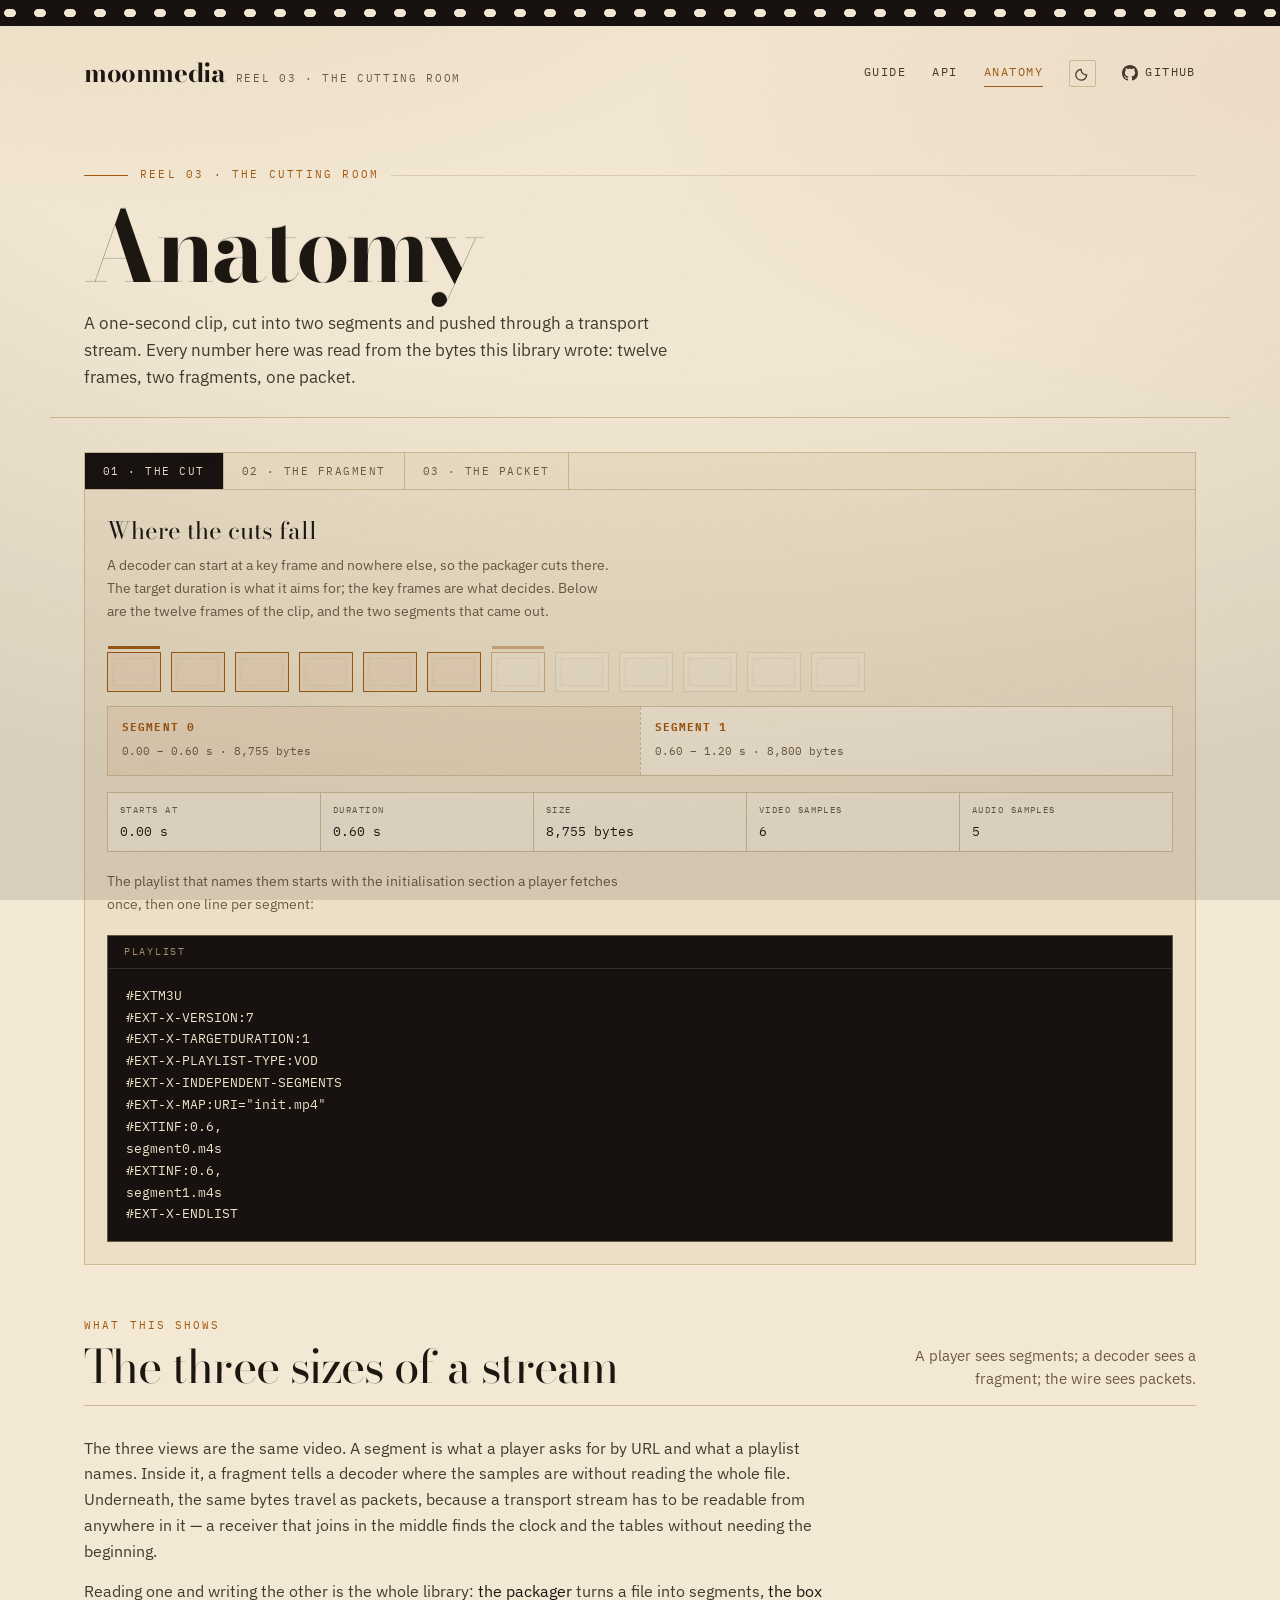
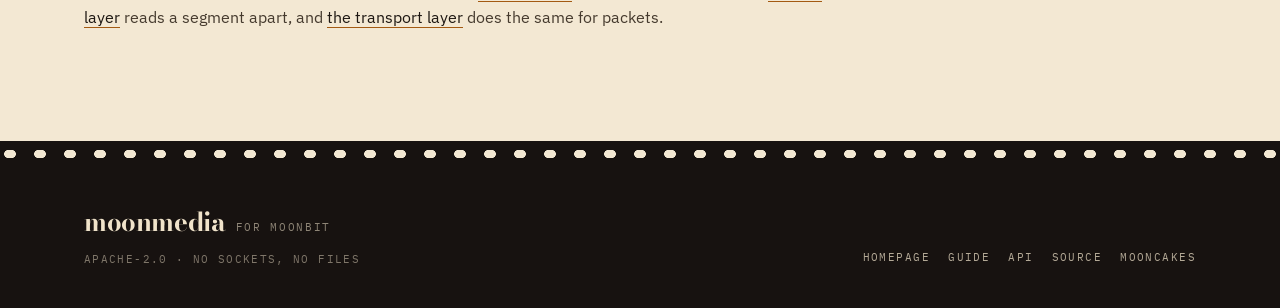
<file: docs/anatomy.html>
<!DOCTYPE html>
<html lang="en">
<head>
<meta charset="utf-8">
<meta name="viewport" content="width=device-width, initial-scale=1">
<title>Anatomy of a segment — moonmedia</title>
<meta name="description" content="One second of video taken apart: where the cuts fall, what an MP4 fragment is made of, and what fits in a 188-byte transport packet.">
<script>
  // The stock is chosen before the first paint: a stored choice beats the
  // system one, and nothing flashes in the wrong colour.
  try {
    const choice = localStorage.getItem("moonmedia-theme");
    if (choice === "light" || choice === "dark") {
      document.documentElement.dataset.theme = choice;
    }
  } catch {}
</script>
<link rel="icon" href="favicon.svg" type="image/svg+xml">
<link rel="preconnect" href="https://fonts.googleapis.com">
<link rel="preconnect" href="https://fonts.gstatic.com" crossorigin>
<link rel="stylesheet" href="https://fonts.googleapis.com/css2?family=Bodoni+Moda:ital,opsz,wght@0,6..96,400;0,6..96,700;1,6..96,400&family=IBM+Plex+Mono:wght@400;500&family=IBM+Plex+Sans:wght@400;500;600&display=swap">
<link rel="stylesheet" href="style.css">
<script type="module" src="scrollbar.js"></script>
</head>
<body>
<div class="grain" aria-hidden="true"></div>
<div class="vignette" aria-hidden="true"></div>
<div class="scroll-rail" aria-hidden="true"></div>

<div class="perf" aria-hidden="true"></div>
<header class="site-head">
  <a class="brand" href="index.html">
    <b>moonmedia</b>
    <span>Reel 03 · The cutting room</span>
  </a>
  <nav class="nav" aria-label="Site">
    <a href="guide.html">Guide</a>
    <a href="api.html">API</a>
    <a href="anatomy.html" aria-current="page">Anatomy</a>
    <button class="theme-toggle" type="button" aria-label="Switch to light theme">
      <svg class="icon sun" viewBox="0 0 16 16" aria-hidden="true"><circle cx="8" cy="8" r="3.1" fill="none" stroke="currentColor" stroke-width="1.3"/><path d="M8 1.4v1.5M8 13.1v1.5M1.4 8h1.5M13.1 8h1.5M3.4 3.4l1.1 1.1M11.5 11.5l1.1 1.1M12.6 3.4l-1.1 1.1M4.5 11.5l-1.1 1.1" fill="none" stroke="currentColor" stroke-width="1.3"/></svg>
      <svg class="icon moon" viewBox="0 0 16 16" aria-hidden="true"><path d="M11.6 9.9A5.3 5.3 0 0 1 6.1 4.4a5.4 5.4 0 1 0 5.5 5.5Z" fill="none" stroke="currentColor" stroke-width="1.3"/></svg>
    </button>
    <a class="github" href="https://github.com/moonbitstack/moonmedia">
      <svg class="icon" viewBox="0 0 16 16" aria-hidden="true"><path fill="currentColor" d="M8 0C3.58 0 0 3.58 0 8c0 3.54 2.29 6.53 5.47 7.59.4.07.55-.17.55-.38 0-.19-.01-.82-.01-1.49-2.01.37-2.53-.49-2.69-.94-.09-.23-.48-.94-.82-1.13-.28-.15-.68-.52-.01-.53.63-.01 1.08.58 1.23.82.72 1.21 1.87.87 2.33.66.07-.52.28-.87.51-1.07-1.78-.2-3.64-.89-3.64-3.95 0-.87.31-1.59.82-2.15-.08-.2-.36-1.02.08-2.12 0 0 .67-.21 2.2.82.64-.18 1.32-.27 2-.27.68 0 1.36.09 2 .27 1.53-1.04 2.2-.82 2.2-.82.44 1.1.16 1.92.08 2.12.51.56.82 1.27.82 2.15 0 3.07-1.87 3.75-3.65 3.95.29.25.54.73.54 1.48 0 1.07-.01 1.93-.01 2.2 0 .21.15.46.55.38A8.01 8.01 0 0 0 16 8c0-4.42-3.58-8-8-8Z"/></svg>
      <span>GitHub</span>
    </a>
  </nav>
</header>

<main>
  <div class="wrap page-head">
    <p class="reel">Reel 03 · The cutting room</p>
    <h1>Anatomy</h1>
    <p class="lede">
      A one-second clip, cut into two segments and pushed through a transport
      stream. Every number here was read from the bytes this library wrote:
      twelve frames, two fragments, one packet.
    </p>
  </div>

  <div class="wrap" style="padding-top:34px">
    <div class="stage" data-tabs>
      <div class="tabs" role="tablist" aria-label="Views">
        <button class="tab" type="button" role="tab" data-tab="cuts">01 · The cut</button>
        <button class="tab" type="button" role="tab" data-tab="fragment">02 · The fragment</button>
        <button class="tab" type="button" role="tab" data-tab="packet">03 · The packet</button>
      </div>

      <div class="panel" data-panel="cuts">
        <h3>Where the cuts fall</h3>
        <p>A decoder can start at a key frame and nowhere else, so the packager
        cuts there. The target duration is what it aims for; the key frames are
        what decides. Below are the twelve frames of the clip, and the two
        segments that came out.</p>

        <div class="frames" aria-hidden="true">
          <span class="reel-frame key" data-cut="0" title="frame 0"></span>
          <span class="reel-frame" data-cut="0" title="frame 1"></span>
          <span class="reel-frame" data-cut="0" title="frame 2"></span>
          <span class="reel-frame" data-cut="0" title="frame 3"></span>
          <span class="reel-frame" data-cut="0" title="frame 4"></span>
          <span class="reel-frame" data-cut="0" title="frame 5"></span>
          <span class="reel-frame key" data-cut="1" title="frame 6"></span>
          <span class="reel-frame" data-cut="1" title="frame 7"></span>
          <span class="reel-frame" data-cut="1" title="frame 8"></span>
          <span class="reel-frame" data-cut="1" title="frame 9"></span>
          <span class="reel-frame" data-cut="1" title="frame 10"></span>
          <span class="reel-frame" data-cut="1" title="frame 11"></span>
        </div>

        <div class="cuts">
          <button class="cut" type="button" data-cut="0" aria-pressed="true"
            data-start="0.00 s" data-duration="0.60 s" data-size="8,755 bytes"
            data-video="6" data-audio="5">
            <b>segment 0</b><span>0.00 – 0.60 s · 8,755 bytes</span>
          </button>
          <button class="cut" type="button" data-cut="1" aria-pressed="false"
            data-start="0.60 s" data-duration="0.60 s" data-size="8,800 bytes"
            data-video="6" data-audio="6">
            <b>segment 1</b><span>0.60 – 1.20 s · 8,800 bytes</span>
          </button>
        </div>

        <dl class="readout" id="cut-readout">
          <div><dt>starts at</dt><dd data-field="start">0.00 s</dd></div>
          <div><dt>duration</dt><dd data-field="duration">0.60 s</dd></div>
          <div><dt>size</dt><dd data-field="size">8,755 bytes</dd></div>
          <div><dt>video samples</dt><dd data-field="video">6</dd></div>
          <div><dt>audio samples</dt><dd data-field="audio">5</dd></div>
        </dl>

        <p style="margin-top:18px">The playlist that names them starts with the
        initialisation section a player fetches once, then one line per segment:</p>
        <div class="code"><span class="label">playlist</span><pre>#EXTM3U
#EXT-X-VERSION:7
#EXT-X-TARGETDURATION:1
#EXT-X-PLAYLIST-TYPE:VOD
#EXT-X-INDEPENDENT-SEGMENTS
#EXT-X-MAP:URI="init.mp4"
#EXTINF:0.6,
segment0.m4s
#EXTINF:0.6,
segment1.m4s
#EXT-X-ENDLIST</pre></div>
      </div>

      <div class="panel" data-panel="fragment" hidden>
        <h3>What a segment is made of</h3>
        <p>Each segment is a movie fragment: a <code>moof</code> that says where
        every sample is and when to show it, then the <code>mdat</code> that holds
        them. Pick a box to see what it does.</p>

        <div class="tree">
          <div class="box-row kind-moof" data-depth="0" data-start="0" data-size="328" data-type="moof" data-note="movie fragment header" tabindex="0"><span class="name"><i></i>moof</span><span class="size">328 B</span></div>
          <div class="box-row kind-mfhd" data-depth="1" data-start="8" data-size="16" data-type="mfhd" data-note="sequence number 1" tabindex="0"><span class="name"><i></i>mfhd</span><span class="size">16 B</span></div>
          <div class="box-row kind-traf" data-depth="1" data-start="24" data-size="160" data-type="traf" data-note="the video track" tabindex="0"><span class="name"><i></i>traf</span><span class="size">160 B</span></div>
          <div class="box-row kind-tfhd" data-depth="2" data-start="32" data-size="16" data-type="tfhd" data-note="track 1, base data offset is the start of the moof" tabindex="0"><span class="name"><i></i>tfhd</span><span class="size">16 B</span></div>
          <div class="box-row kind-tfdt" data-depth="2" data-start="48" data-size="20" data-type="tfdt" data-note="first decode time 0" tabindex="0"><span class="name"><i></i>tfdt</span><span class="size">20 B</span></div>
          <div class="box-row kind-trun" data-depth="2" data-start="68" data-size="116" data-type="trun" data-note="6 samples, data offset 328" tabindex="0"><span class="name"><i></i>trun</span><span class="size">116 B</span></div>
          <div class="box-row kind-traf" data-depth="1" data-start="184" data-size="144" data-type="traf" data-note="the audio track" tabindex="0"><span class="name"><i></i>traf</span><span class="size">144 B</span></div>
          <div class="box-row kind-tfhd" data-depth="2" data-start="192" data-size="16" data-type="tfhd" data-note="track 2" tabindex="0"><span class="name"><i></i>tfhd</span><span class="size">16 B</span></div>
          <div class="box-row kind-tfdt" data-depth="2" data-start="208" data-size="20" data-type="tfdt" data-note="first decode time 0" tabindex="0"><span class="name"><i></i>tfdt</span><span class="size">20 B</span></div>
          <div class="box-row kind-trun" data-depth="2" data-start="228" data-size="100" data-type="trun" data-note="6 samples, data offset 8408" tabindex="0"><span class="name"><i></i>trun</span><span class="size">100 B</span></div>
          <div class="box-row kind-mdat" data-depth="0" data-start="328" data-size="8427" data-type="mdat" data-note="the samples themselves" tabindex="0"><span class="name"><i></i>mdat</span><span class="size">8,427 B</span></div>
        </div>

        <div class="ruler" aria-hidden="true"><div class="base"></div><div class="span"></div></div>
        <p class="ruler-note">0 to 8,755 bytes · the span is the selected box</p>
        <div class="readout" id="box-readout">
          <div><dt>box</dt><dd data-field="type">moof</dd></div>
          <div><dt>offset</dt><dd data-field="offset">0</dd></div>
          <div><dt>size</dt><dd data-field="size">328 bytes</dd></div>
          <div style="grid-column: span 2"><dt>what it holds</dt><dd data-field="note">movie fragment header</dd></div>
        </div>

        <p style="margin-top:18px">The <code>trun</code> is the part a player
        actually needs: a count of samples, the offset where the first one starts,
        and per sample a duration, a size, the flags that mark a key frame, and a
        composition offset for frames that are shown out of decode order.</p>
      </div>

      <div class="panel" data-panel="packet" hidden>
        <h3>188 bytes</h3>
        <p>A transport packet is always 188 bytes: four of header, then either an
        adaptation field, a payload, or both. This one carries the clock. Hover a
        byte to see what it is.</p>

        <div class="bytes">
          <span class="f-sync" data-byte="0" data-field="sync" title="byte 0 · 0x47">47</span>
          <span class="f-pid" data-byte="1" data-field="pid" title="byte 1 · 0x41">41</span>
          <span class="f-pid" data-byte="2" data-field="pid" title="byte 2 · 0x00">00</span>
          <span class="f-flags" data-byte="3" data-field="flags" title="byte 3 · 0x30">30</span>
          <span class="f-af" data-byte="4" data-field="af" title="byte 4 · 0x07">07</span>
          <span class="f-af" data-byte="5" data-field="af" title="byte 5 · 0x50">50</span>
          <span class="f-pcr" data-byte="6" data-field="pcr" title="byte 6 · 0x00">00</span>
          <span class="f-pcr" data-byte="7" data-field="pcr" title="byte 7 · 0x00">00</span>
          <span class="f-pcr" data-byte="8" data-field="pcr" title="byte 8 · 0x91">91</span>
          <span class="f-pcr" data-byte="9" data-field="pcr" title="byte 9 · 0x8c">8c</span>
          <span class="f-pcr" data-byte="10" data-field="pcr" title="byte 10 · 0x7e">7e</span>
          <span class="f-pcr" data-byte="11" data-field="pcr" title="byte 11 · 0x00">00</span>
          <span class="f-payload" data-byte="12" data-field="payload" title="byte 12 · 0x00">00</span>
          <span class="f-payload" data-byte="13" data-field="payload" title="byte 13 · 0x00">00</span>
          <span class="f-payload" data-byte="14" data-field="payload" title="byte 14 · 0x01">01</span>
          <span class="f-payload" data-byte="15" data-field="payload" title="byte 15 · 0xe0">e0</span>
          <span class="f-payload" data-byte="16" data-field="payload" title="byte 16 · 0x00">00</span>
          <span class="f-payload" data-byte="17" data-field="payload" title="byte 17 · 0x00">00</span>
          <span class="f-payload" data-byte="18" data-field="payload" title="byte 18 · 0x80">80</span>
          <span class="f-payload" data-byte="19" data-field="payload" title="byte 19 · 0x80">80</span>
          <span class="f-payload" data-byte="20" data-field="payload" title="byte 20 · 0x05">05</span>
          <span class="f-payload" data-byte="21" data-field="payload" title="byte 21 · 0x21">21</span>
          <span class="f-payload" data-byte="22" data-field="payload" title="byte 22 · 0x00">00</span>
          <span class="f-payload" data-byte="23" data-field="payload" title="byte 23 · 0x09">09</span>
          <span class="f-payload" data-byte="24" data-field="payload" title="byte 24 · 0x32">32</span>
          <span class="f-payload" data-byte="25" data-field="payload" title="byte 25 · 0x61">61</span>
          <span class="f-payload" data-byte="26" data-field="payload" title="byte 26 · 0x00">00</span>
          <span class="f-payload" data-byte="27" data-field="payload" title="byte 27 · 0x00">00</span>
          <span class="f-payload" data-byte="28" data-field="payload" title="byte 28 · 0x00">00</span>
          <span class="f-payload" data-byte="29" data-field="payload" title="byte 29 · 0x01">01</span>
          <span class="f-payload" data-byte="30" data-field="payload" title="byte 30 · 0x09">09</span>
          <span class="f-payload" data-byte="31" data-field="payload" title="byte 31 · 0xf0">f0</span>
          <span class="f-payload" data-byte="32" data-field="payload" title="byte 32 · 0x00">00</span>
          <span class="f-payload" data-byte="33" data-field="payload" title="byte 33 · 0x00">00</span>
          <span class="f-payload" data-byte="34" data-field="payload" title="byte 34 · 0x00">00</span>
          <span class="f-payload" data-byte="35" data-field="payload" title="byte 35 · 0x01">01</span>
          <span class="f-payload" data-byte="36" data-field="payload" title="byte 36 · 0x67">67</span>
          <span class="f-payload" data-byte="37" data-field="payload" title="byte 37 · 0x42">42</span>
          <span class="f-payload" data-byte="38" data-field="payload" title="byte 38 · 0xd0">d0</span>
          <span class="f-payload" data-byte="39" data-field="payload" title="byte 39 · 0x0b">0b</span>
          <span class="f-payload" data-byte="40" data-field="payload" title="byte 40 · 0xda">da</span>
          <span class="f-payload" data-byte="41" data-field="payload" title="byte 41 · 0x25">25</span>
          <span class="f-payload" data-byte="42" data-field="payload" title="byte 42 · 0xb0">b0</span>
          <span class="f-payload" data-byte="43" data-field="payload" title="byte 43 · 0x11">11</span>
          <span class="f-payload" data-byte="44" data-field="payload" title="byte 44 · 0x00">00</span>
          <span class="f-payload" data-byte="45" data-field="payload" title="byte 45 · 0x00">00</span>
          <span class="f-payload" data-byte="46" data-field="payload" title="byte 46 · 0x03">03</span>
          <span class="f-payload" data-byte="47" data-field="payload" title="byte 47 · 0x00">00</span>
          <span class="f-payload" data-byte="48" data-field="payload" title="byte 48 · 0x01">01</span>
          <span class="f-payload" data-byte="49" data-field="payload" title="byte 49 · 0x00">00</span>
          <span class="f-payload" data-byte="50" data-field="payload" title="byte 50 · 0x00">00</span>
          <span class="f-payload" data-byte="51" data-field="payload" title="byte 51 · 0x03">03</span>
          <span class="f-payload" data-byte="52" data-field="payload" title="byte 52 · 0x00">00</span>
          <span class="f-payload" data-byte="53" data-field="payload" title="byte 53 · 0x10">10</span>
          <span class="f-payload" data-byte="54" data-field="payload" title="byte 54 · 0x0f">0f</span>
          <span class="f-payload" data-byte="55" data-field="payload" title="byte 55 · 0x12">12</span>
          <span class="f-payload" data-byte="56" data-field="payload" title="byte 56 · 0x26">26</span>
          <span class="f-payload" data-byte="57" data-field="payload" title="byte 57 · 0xa0">a0</span>
          <span class="f-payload" data-byte="58" data-field="payload" title="byte 58 · 0x00">00</span>
          <span class="f-payload" data-byte="59" data-field="payload" title="byte 59 · 0x00">00</span>
          <span class="f-payload" data-byte="60" data-field="payload" title="byte 60 · 0x00">00</span>
          <span class="f-payload" data-byte="61" data-field="payload" title="byte 61 · 0x01">01</span>
          <span class="f-payload" data-byte="62" data-field="payload" title="byte 62 · 0x68">68</span>
          <span class="f-payload" data-byte="63" data-field="payload" title="byte 63 · 0xce">ce</span>
          <span class="f-payload" data-byte="64" data-field="payload" title="byte 64 · 0x3c">3c</span>
          <span class="f-payload" data-byte="65" data-field="payload" title="byte 65 · 0x80">80</span>
          <span class="f-payload" data-byte="66" data-field="payload" title="byte 66 · 0x00">00</span>
          <span class="f-payload" data-byte="67" data-field="payload" title="byte 67 · 0x00">00</span>
          <span class="f-payload" data-byte="68" data-field="payload" title="byte 68 · 0x01">01</span>
          <span class="f-payload" data-byte="69" data-field="payload" title="byte 69 · 0x06">06</span>
          <span class="f-payload" data-byte="70" data-field="payload" title="byte 70 · 0x05">05</span>
          <span class="f-payload" data-byte="71" data-field="payload" title="byte 71 · 0xff">ff</span>
          <span class="f-payload" data-byte="72" data-field="payload" title="byte 72 · 0xff">ff</span>
          <span class="f-payload" data-byte="73" data-field="payload" title="byte 73 · 0x5b">5b</span>
          <span class="f-payload" data-byte="74" data-field="payload" title="byte 74 · 0xdc">dc</span>
          <span class="f-payload" data-byte="75" data-field="payload" title="byte 75 · 0x45">45</span>
          <span class="f-payload" data-byte="76" data-field="payload" title="byte 76 · 0xe9">e9</span>
          <span class="f-payload" data-byte="77" data-field="payload" title="byte 77 · 0xbd">bd</span>
          <span class="f-payload" data-byte="78" data-field="payload" title="byte 78 · 0xe6">e6</span>
          <span class="f-payload" data-byte="79" data-field="payload" title="byte 79 · 0xd9">d9</span>
          <span class="f-payload" data-byte="80" data-field="payload" title="byte 80 · 0x48">48</span>
          <span class="f-payload" data-byte="81" data-field="payload" title="byte 81 · 0xb7">b7</span>
          <span class="f-payload" data-byte="82" data-field="payload" title="byte 82 · 0x96">96</span>
          <span class="f-payload" data-byte="83" data-field="payload" title="byte 83 · 0x2c">2c</span>
          <span class="f-payload" data-byte="84" data-field="payload" title="byte 84 · 0xd8">d8</span>
          <span class="f-payload" data-byte="85" data-field="payload" title="byte 85 · 0x20">20</span>
          <span class="f-payload" data-byte="86" data-field="payload" title="byte 86 · 0xd9">d9</span>
          <span class="f-payload" data-byte="87" data-field="payload" title="byte 87 · 0x23">23</span>
          <span class="f-payload" data-byte="88" data-field="payload" title="byte 88 · 0xee">ee</span>
          <span class="f-payload" data-byte="89" data-field="payload" title="byte 89 · 0xef">ef</span>
          <span class="f-payload" data-byte="90" data-field="payload" title="byte 90 · 0x78">78</span>
          <span class="f-payload" data-byte="91" data-field="payload" title="byte 91 · 0x32">32</span>
          <span class="f-payload" data-byte="92" data-field="payload" title="byte 92 · 0x36">36</span>
          <span class="f-payload" data-byte="93" data-field="payload" title="byte 93 · 0x34">34</span>
          <span class="f-payload" data-byte="94" data-field="payload" title="byte 94 · 0x20">20</span>
          <span class="f-payload" data-byte="95" data-field="payload" title="byte 95 · 0x2d">2d</span>
          <span class="f-payload" data-byte="96" data-field="payload" title="byte 96 · 0x20">20</span>
          <span class="f-payload" data-byte="97" data-field="payload" title="byte 97 · 0x63">63</span>
          <span class="f-payload" data-byte="98" data-field="payload" title="byte 98 · 0x6f">6f</span>
          <span class="f-payload" data-byte="99" data-field="payload" title="byte 99 · 0x72">72</span>
          <span class="f-payload" data-byte="100" data-field="payload" title="byte 100 · 0x65">65</span>
          <span class="f-payload" data-byte="101" data-field="payload" title="byte 101 · 0x20">20</span>
          <span class="f-payload" data-byte="102" data-field="payload" title="byte 102 · 0x31">31</span>
          <span class="f-payload" data-byte="103" data-field="payload" title="byte 103 · 0x36">36</span>
          <span class="f-payload" data-byte="104" data-field="payload" title="byte 104 · 0x35">35</span>
          <span class="f-payload" data-byte="105" data-field="payload" title="byte 105 · 0x20">20</span>
          <span class="f-payload" data-byte="106" data-field="payload" title="byte 106 · 0x72">72</span>
          <span class="f-payload" data-byte="107" data-field="payload" title="byte 107 · 0x33">33</span>
          <span class="f-payload" data-byte="108" data-field="payload" title="byte 108 · 0x32">32</span>
          <span class="f-payload" data-byte="109" data-field="payload" title="byte 109 · 0x32">32</span>
          <span class="f-payload" data-byte="110" data-field="payload" title="byte 110 · 0x33">33</span>
          <span class="f-payload" data-byte="111" data-field="payload" title="byte 111 · 0x20">20</span>
          <span class="f-payload" data-byte="112" data-field="payload" title="byte 112 · 0x30">30</span>
          <span class="f-payload" data-byte="113" data-field="payload" title="byte 113 · 0x34">34</span>
          <span class="f-payload" data-byte="114" data-field="payload" title="byte 114 · 0x38">38</span>
          <span class="f-payload" data-byte="115" data-field="payload" title="byte 115 · 0x30">30</span>
          <span class="f-payload" data-byte="116" data-field="payload" title="byte 116 · 0x63">63</span>
          <span class="f-payload" data-byte="117" data-field="payload" title="byte 117 · 0x62">62</span>
          <span class="f-payload" data-byte="118" data-field="payload" title="byte 118 · 0x30">30</span>
          <span class="f-payload" data-byte="119" data-field="payload" title="byte 119 · 0x20">20</span>
          <span class="f-payload" data-byte="120" data-field="payload" title="byte 120 · 0x2d">2d</span>
          <span class="f-payload" data-byte="121" data-field="payload" title="byte 121 · 0x20">20</span>
          <span class="f-payload" data-byte="122" data-field="payload" title="byte 122 · 0x48">48</span>
          <span class="f-payload" data-byte="123" data-field="payload" title="byte 123 · 0x2e">2e</span>
          <span class="f-payload" data-byte="124" data-field="payload" title="byte 124 · 0x32">32</span>
          <span class="f-payload" data-byte="125" data-field="payload" title="byte 125 · 0x36">36</span>
          <span class="f-payload" data-byte="126" data-field="payload" title="byte 126 · 0x34">34</span>
          <span class="f-payload" data-byte="127" data-field="payload" title="byte 127 · 0x2f">2f</span>
          <span class="f-payload" data-byte="128" data-field="payload" title="byte 128 · 0x4d">4d</span>
          <span class="f-payload" data-byte="129" data-field="payload" title="byte 129 · 0x50">50</span>
          <span class="f-payload" data-byte="130" data-field="payload" title="byte 130 · 0x45">45</span>
          <span class="f-payload" data-byte="131" data-field="payload" title="byte 131 · 0x47">47</span>
          <span class="f-payload" data-byte="132" data-field="payload" title="byte 132 · 0x2d">2d</span>
          <span class="f-payload" data-byte="133" data-field="payload" title="byte 133 · 0x34">34</span>
          <span class="f-payload" data-byte="134" data-field="payload" title="byte 134 · 0x20">20</span>
          <span class="f-payload" data-byte="135" data-field="payload" title="byte 135 · 0x41">41</span>
          <span class="f-payload" data-byte="136" data-field="payload" title="byte 136 · 0x56">56</span>
          <span class="f-payload" data-byte="137" data-field="payload" title="byte 137 · 0x43">43</span>
          <span class="f-payload" data-byte="138" data-field="payload" title="byte 138 · 0x20">20</span>
          <span class="f-payload" data-byte="139" data-field="payload" title="byte 139 · 0x63">63</span>
          <span class="f-payload" data-byte="140" data-field="payload" title="byte 140 · 0x6f">6f</span>
          <span class="f-payload" data-byte="141" data-field="payload" title="byte 141 · 0x64">64</span>
          <span class="f-payload" data-byte="142" data-field="payload" title="byte 142 · 0x65">65</span>
          <span class="f-payload" data-byte="143" data-field="payload" title="byte 143 · 0x63">63</span>
          <span class="f-payload" data-byte="144" data-field="payload" title="byte 144 · 0x20">20</span>
          <span class="f-payload" data-byte="145" data-field="payload" title="byte 145 · 0x2d">2d</span>
          <span class="f-payload" data-byte="146" data-field="payload" title="byte 146 · 0x20">20</span>
          <span class="f-payload" data-byte="147" data-field="payload" title="byte 147 · 0x43">43</span>
          <span class="f-payload" data-byte="148" data-field="payload" title="byte 148 · 0x6f">6f</span>
          <span class="f-payload" data-byte="149" data-field="payload" title="byte 149 · 0x70">70</span>
          <span class="f-payload" data-byte="150" data-field="payload" title="byte 150 · 0x79">79</span>
          <span class="f-payload" data-byte="151" data-field="payload" title="byte 151 · 0x6c">6c</span>
          <span class="f-payload" data-byte="152" data-field="payload" title="byte 152 · 0x65">65</span>
          <span class="f-payload" data-byte="153" data-field="payload" title="byte 153 · 0x66">66</span>
          <span class="f-payload" data-byte="154" data-field="payload" title="byte 154 · 0x74">74</span>
          <span class="f-payload" data-byte="155" data-field="payload" title="byte 155 · 0x20">20</span>
          <span class="f-payload" data-byte="156" data-field="payload" title="byte 156 · 0x32">32</span>
          <span class="f-payload" data-byte="157" data-field="payload" title="byte 157 · 0x30">30</span>
          <span class="f-payload" data-byte="158" data-field="payload" title="byte 158 · 0x30">30</span>
          <span class="f-payload" data-byte="159" data-field="payload" title="byte 159 · 0x33">33</span>
          <span class="f-payload" data-byte="160" data-field="payload" title="byte 160 · 0x2d">2d</span>
          <span class="f-payload" data-byte="161" data-field="payload" title="byte 161 · 0x32">32</span>
          <span class="f-payload" data-byte="162" data-field="payload" title="byte 162 · 0x30">30</span>
          <span class="f-payload" data-byte="163" data-field="payload" title="byte 163 · 0x32">32</span>
          <span class="f-payload" data-byte="164" data-field="payload" title="byte 164 · 0x35">35</span>
          <span class="f-payload" data-byte="165" data-field="payload" title="byte 165 · 0x20">20</span>
          <span class="f-payload" data-byte="166" data-field="payload" title="byte 166 · 0x2d">2d</span>
          <span class="f-payload" data-byte="167" data-field="payload" title="byte 167 · 0x20">20</span>
          <span class="f-payload" data-byte="168" data-field="payload" title="byte 168 · 0x68">68</span>
          <span class="f-payload" data-byte="169" data-field="payload" title="byte 169 · 0x74">74</span>
          <span class="f-payload" data-byte="170" data-field="payload" title="byte 170 · 0x74">74</span>
          <span class="f-payload" data-byte="171" data-field="payload" title="byte 171 · 0x70">70</span>
          <span class="f-payload" data-byte="172" data-field="payload" title="byte 172 · 0x3a">3a</span>
          <span class="f-payload" data-byte="173" data-field="payload" title="byte 173 · 0x2f">2f</span>
          <span class="f-payload" data-byte="174" data-field="payload" title="byte 174 · 0x2f">2f</span>
          <span class="f-payload" data-byte="175" data-field="payload" title="byte 175 · 0x77">77</span>
          <span class="f-payload" data-byte="176" data-field="payload" title="byte 176 · 0x77">77</span>
          <span class="f-payload" data-byte="177" data-field="payload" title="byte 177 · 0x77">77</span>
          <span class="f-payload" data-byte="178" data-field="payload" title="byte 178 · 0x2e">2e</span>
          <span class="f-payload" data-byte="179" data-field="payload" title="byte 179 · 0x76">76</span>
          <span class="f-payload" data-byte="180" data-field="payload" title="byte 180 · 0x69">69</span>
          <span class="f-payload" data-byte="181" data-field="payload" title="byte 181 · 0x64">64</span>
          <span class="f-payload" data-byte="182" data-field="payload" title="byte 182 · 0x65">65</span>
          <span class="f-payload" data-byte="183" data-field="payload" title="byte 183 · 0x6f">6f</span>
          <span class="f-payload" data-byte="184" data-field="payload" title="byte 184 · 0x6c">6c</span>
          <span class="f-payload" data-byte="185" data-field="payload" title="byte 185 · 0x61">61</span>
          <span class="f-payload" data-byte="186" data-field="payload" title="byte 186 · 0x6e">6e</span>
          <span class="f-payload" data-byte="187" data-field="payload" title="byte 187 · 0x2e">2e</span>
        </div>

        <ul class="legend">
          <li data-field="sync"><i style="background: var(--amber); border-color: var(--amber)"></i>sync</li>
          <li data-field="pid"><i style="background: color-mix(in oklab, var(--amber) 24%, var(--paper)); border-color: var(--amber)"></i>identifier</li>
          <li data-field="flags"><i style="background: color-mix(in oklab, var(--stamp) 26%, var(--paper)); border-color: var(--stamp)"></i>flags</li>
          <li data-field="af"><i style="background: color-mix(in oklab, var(--ink-2) 18%, var(--paper)); border-color: var(--rule)"></i>adaptation</li>
          <li data-field="pcr"><i style="background: color-mix(in oklab, var(--amber) 42%, var(--paper)); border-color: var(--amber)"></i>clock</li>
          <li><i style="background: var(--paper); border-color: var(--rule)"></i>payload</li>
        </ul>

        <div class="readout" id="byte-readout">
          <div><dt>byte</dt><dd data-field="offset">0</dd></div>
          <div><dt>value</dt><dd data-field="value">0x47</dd></div>
          <div><dt>field</dt><dd data-field="field">sync byte</dd></div>
        </div>

        <p style="margin-top:18px">Read left to right, the packet says: sync,
        packet identifier 256 with the payload-unit flag set, adaptation field of
        seven bytes with a clock in it, then 176 bytes of payload that begin
        <code>00 00 01 e0</code> — a video PES packet. The clock reads
        22,356,000 ticks of 27 MHz, which is 0.828 s into the stream.</p>
      </div>
    </div>

    <div class="section-head" style="margin-top:52px">
      <div>
        <p class="kicker">What this shows</p>
        <h2>The three sizes of a stream</h2>
      </div>
      <p>A player sees segments; a decoder sees a fragment; the wire sees packets.</p>
    </div>
    <div class="prose" style="max-width:74ch">
      <p>The three views are the same video. A segment is what a player asks
      for by URL and what a playlist names. Inside it, a fragment tells a decoder
      where the samples are without reading the whole file. Underneath, the same
      bytes travel as packets, because a transport stream has to be readable from
      anywhere in it — a receiver that joins in the middle finds the clock and the
      tables without needing the beginning.</p>
      <p>Reading one and writing the other is the whole library:
      <a href="guide.html#package">the packager</a> turns a file into segments,
      <a href="api.html#mp4">the box layer</a> reads a segment apart, and
      <a href="api.html#ts">the transport layer</a> does the same for packets.</p>
    </div>
  </div>
</main>

<footer class="site-foot">
  <div class="perf" aria-hidden="true"></div>
  <div class="inner">
    <div>
      <a class="brand" href="index.html"><b>moonmedia</b> <span>for MoonBit</span></a>
      <p>Apache-2.0 · No sockets, no files</p>
    </div>
    <nav aria-label="Footer">
      <a href="index.html">Homepage</a>
      <a href="guide.html">Guide</a>
      <a href="api.html">API</a>
      <a href="https://github.com/moonbitstack/moonmedia">Source</a>
      <a href="https://mooncakes.io/docs/moonbitstack/moonmedia">mooncakes</a>
    </nav>
  </div>
</footer>

<script src="site.js" defer></script>
</body>
</html>
</file>
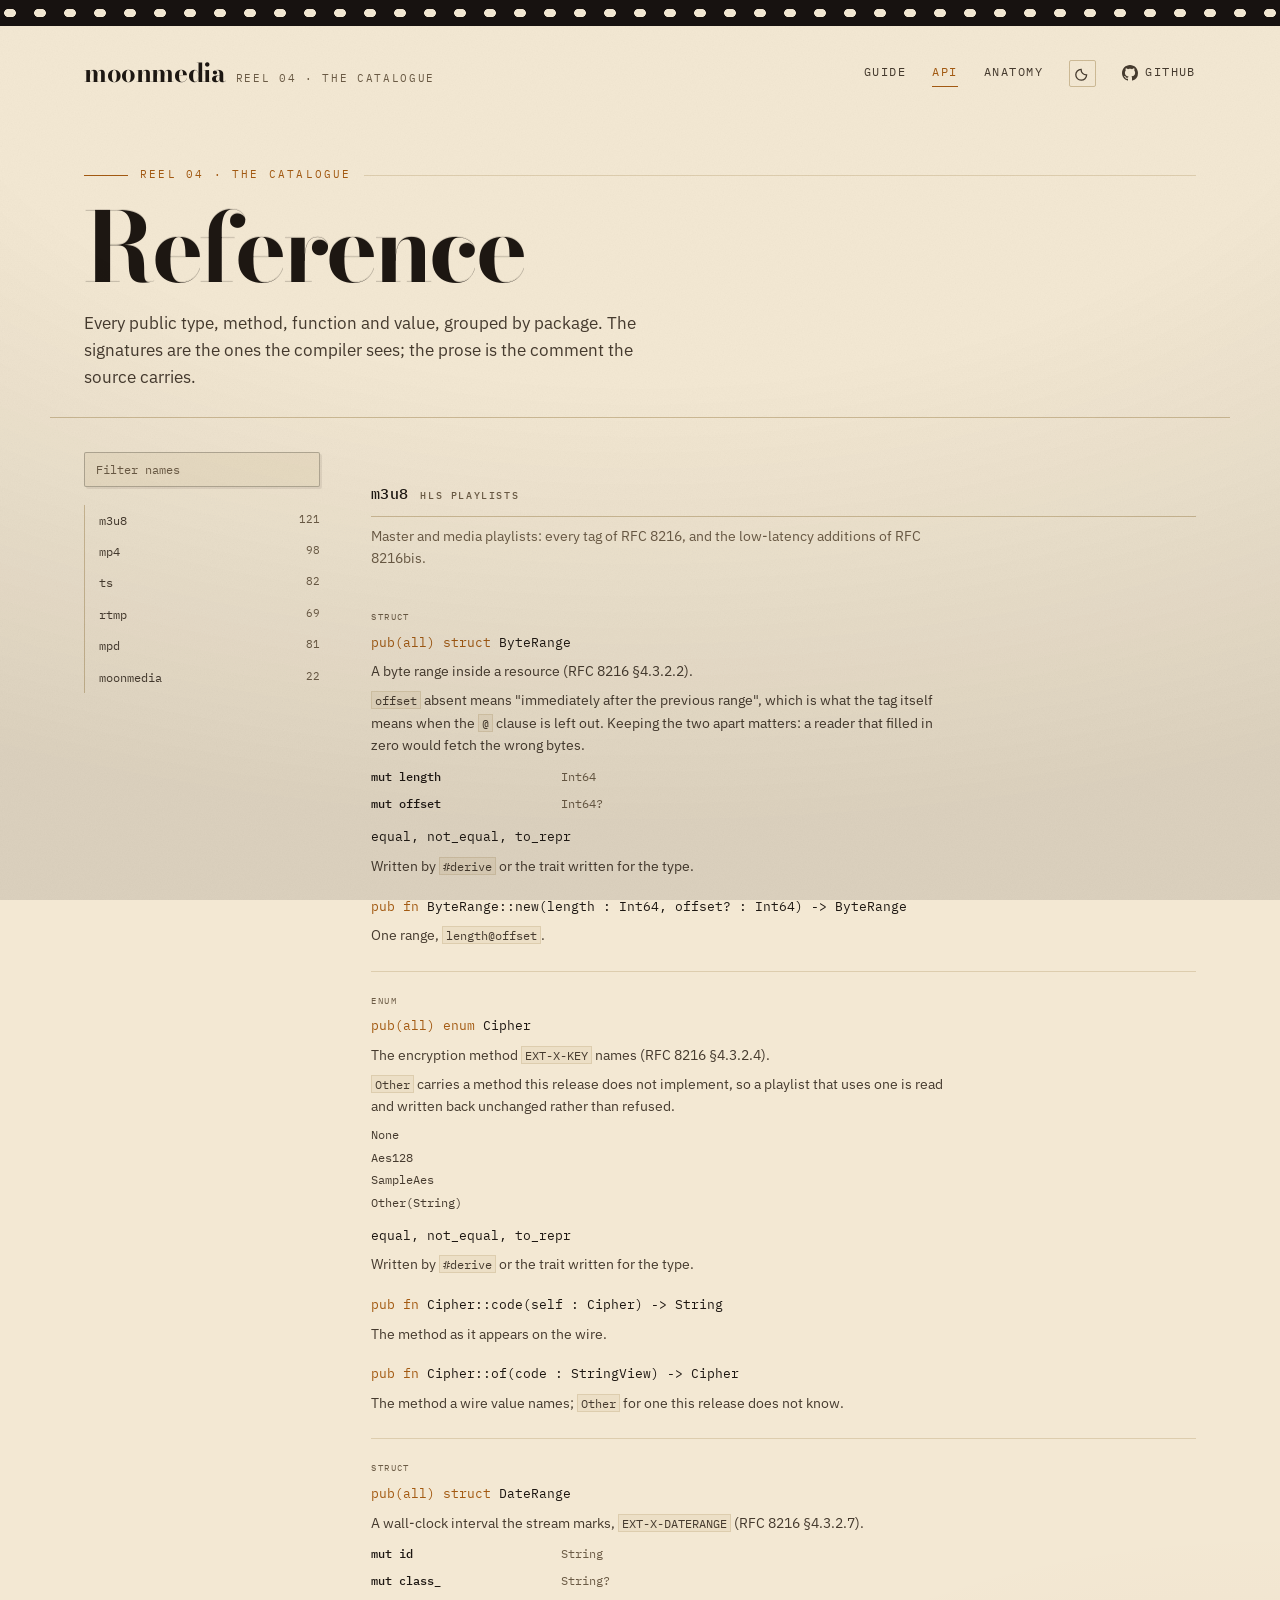
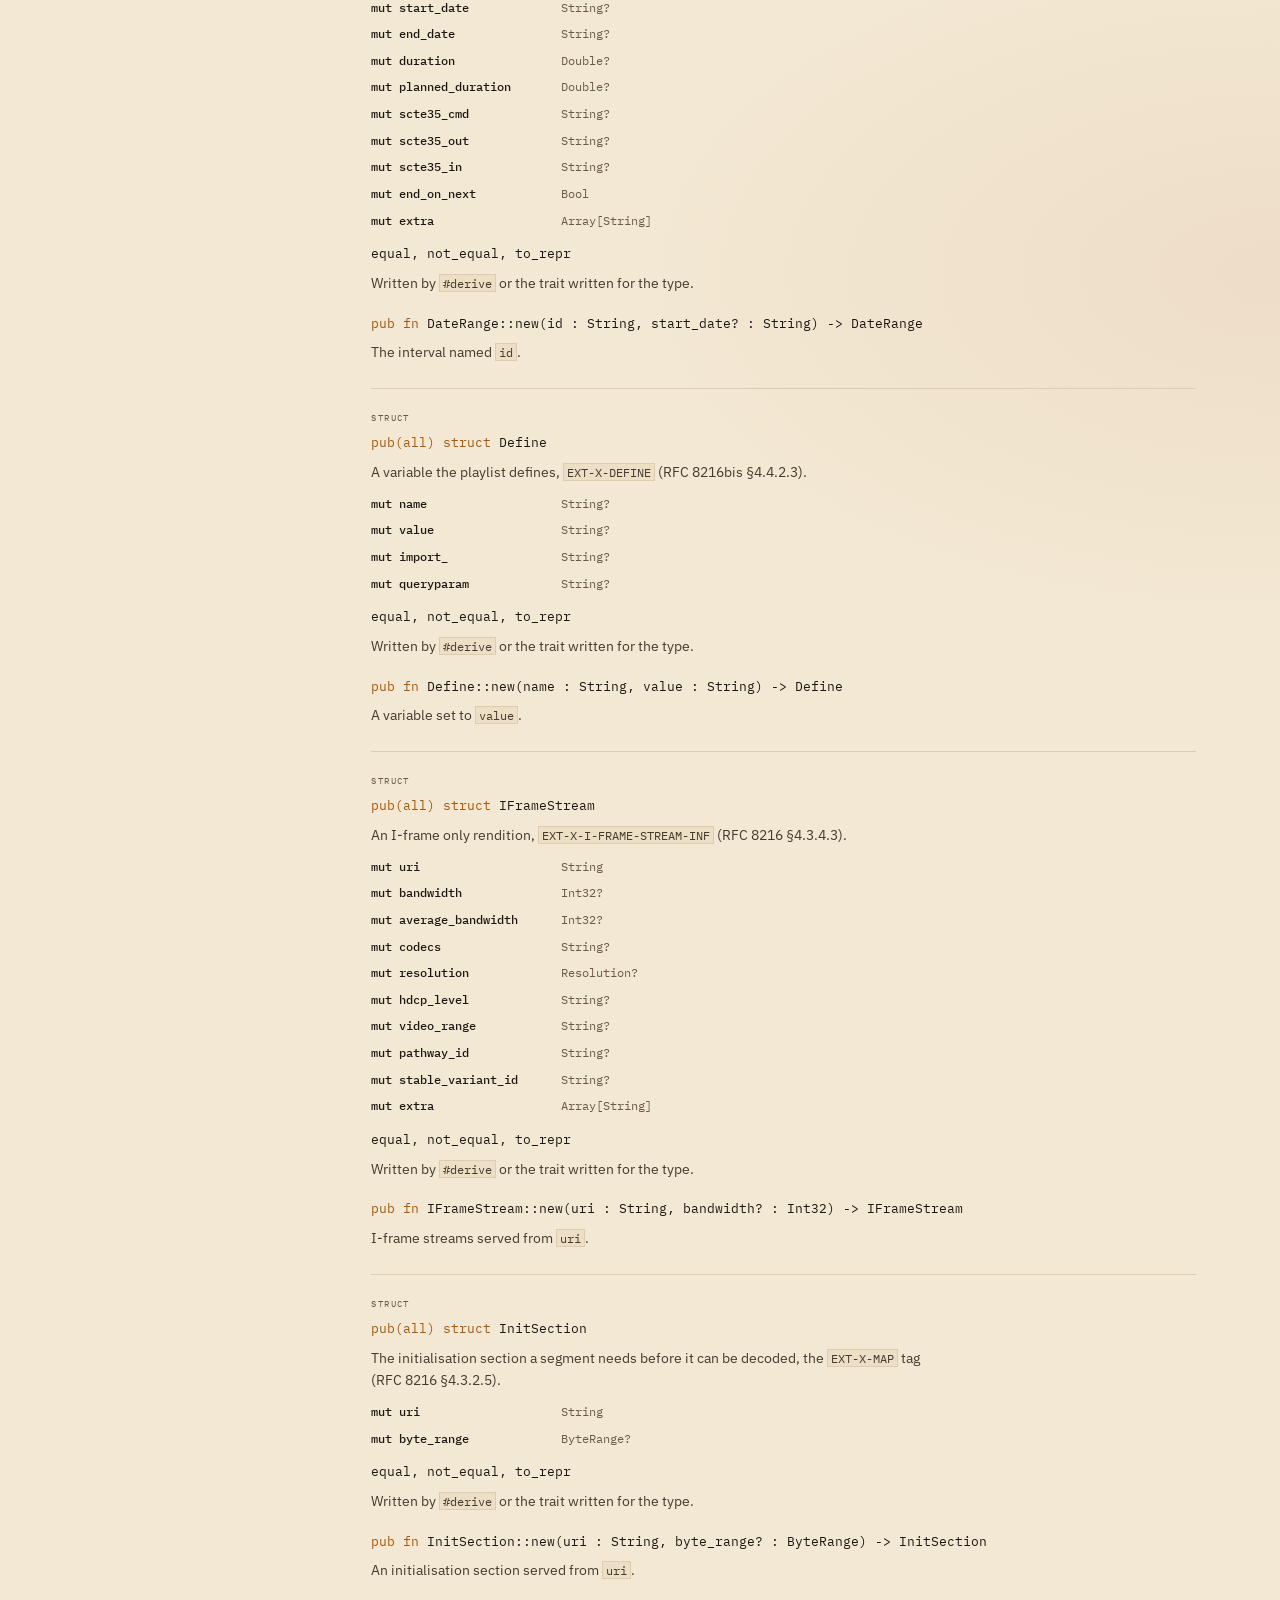
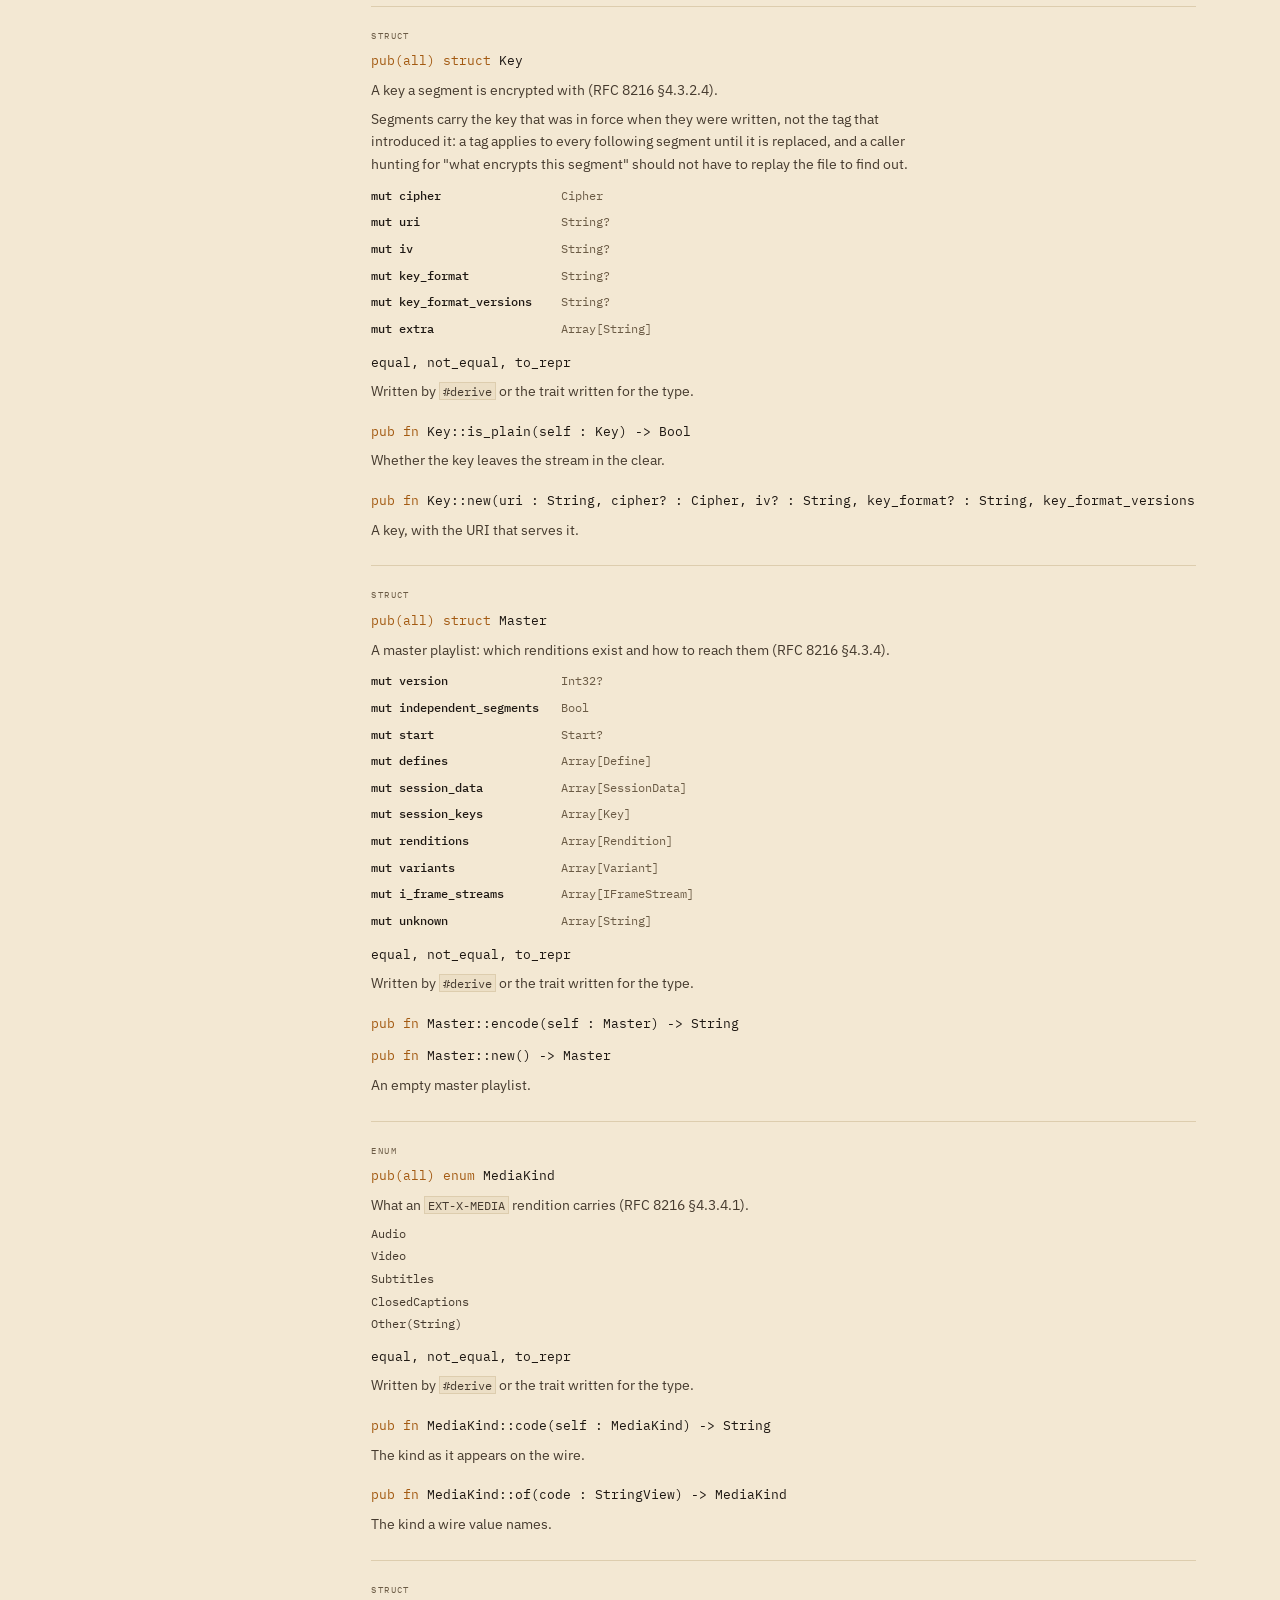
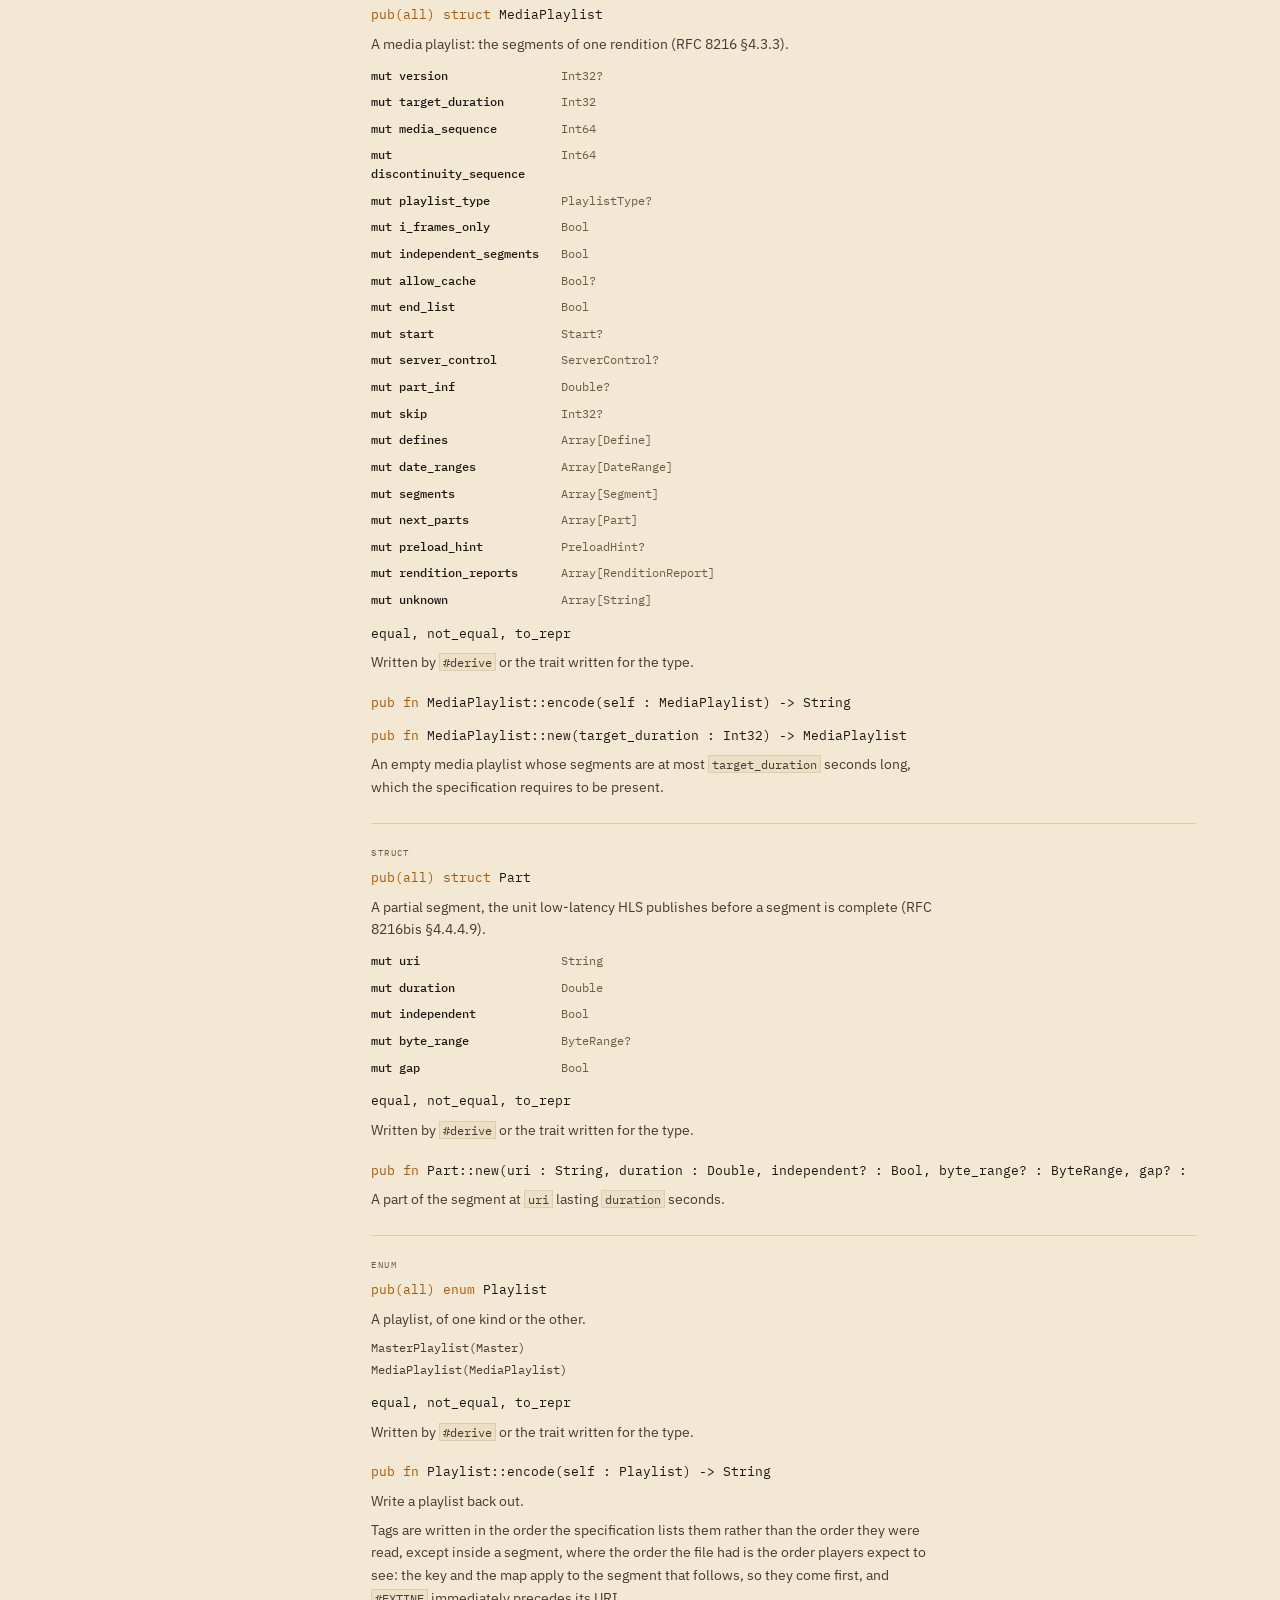
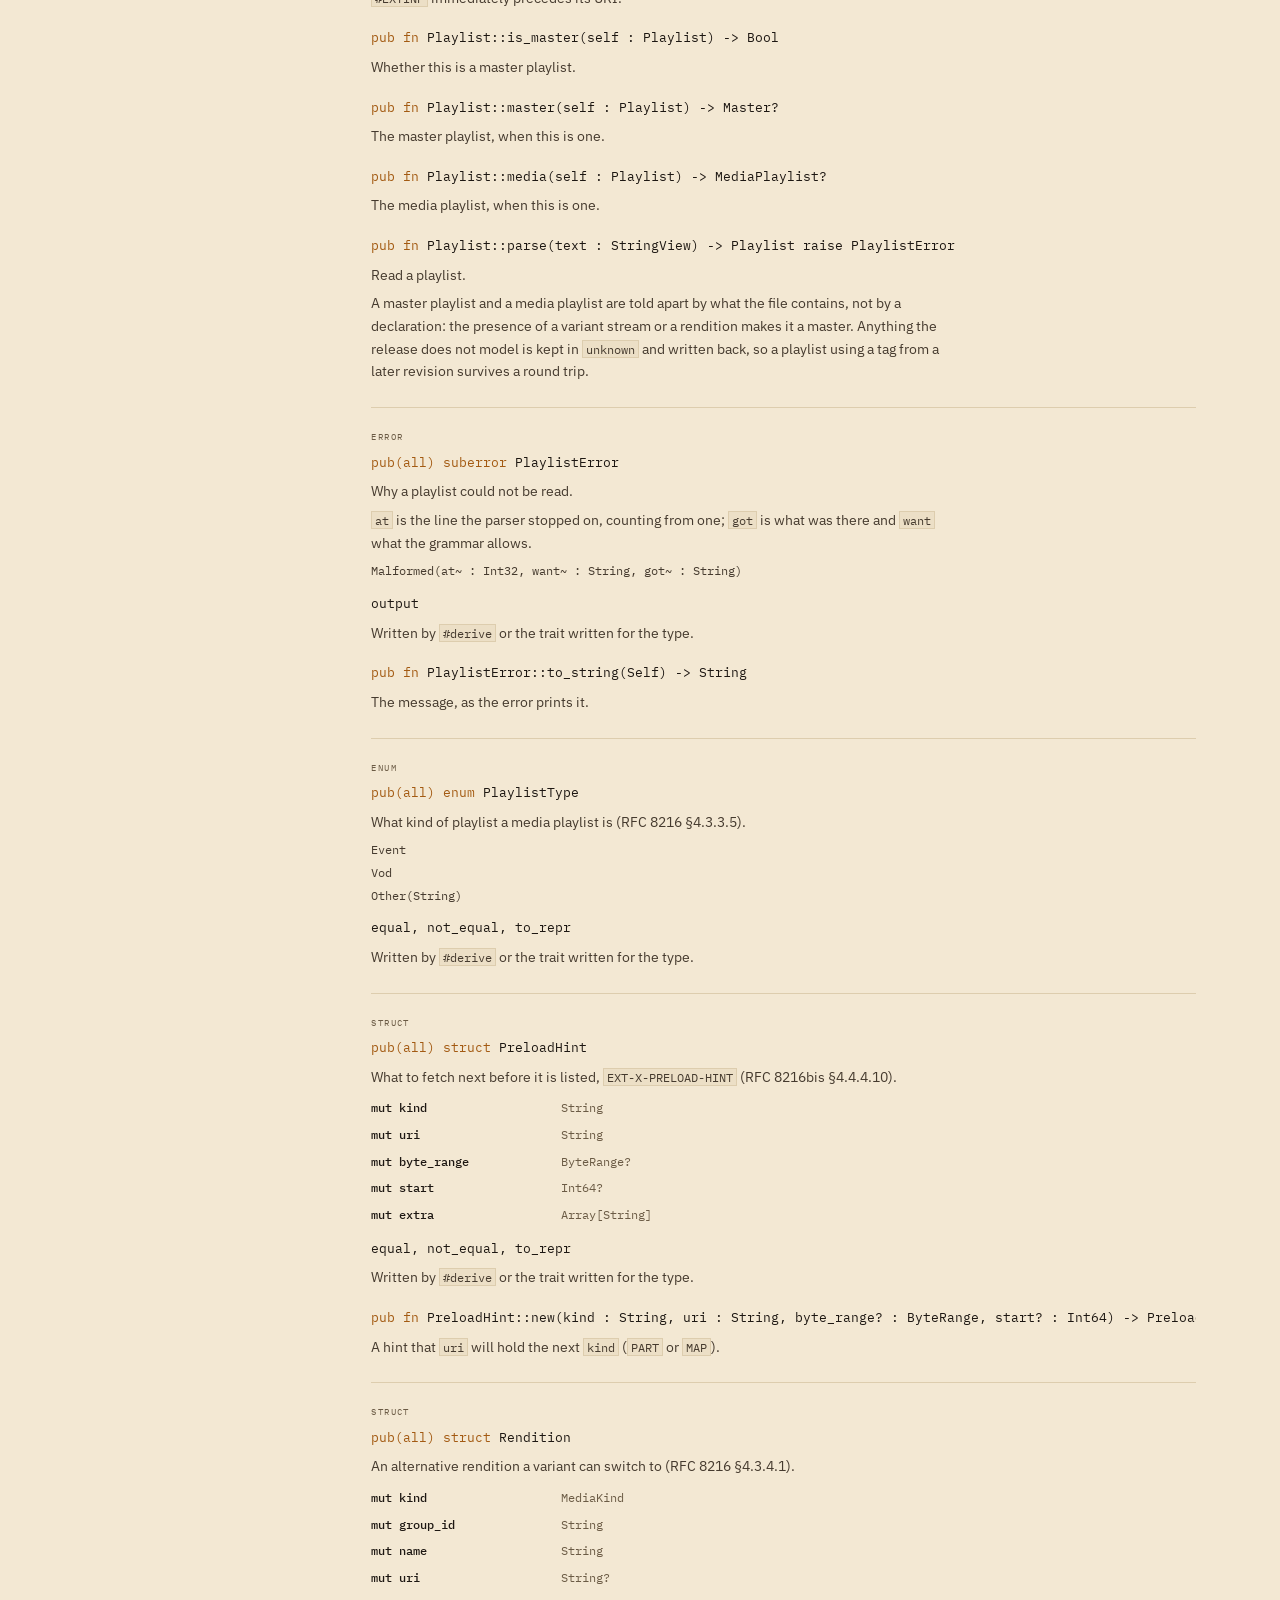
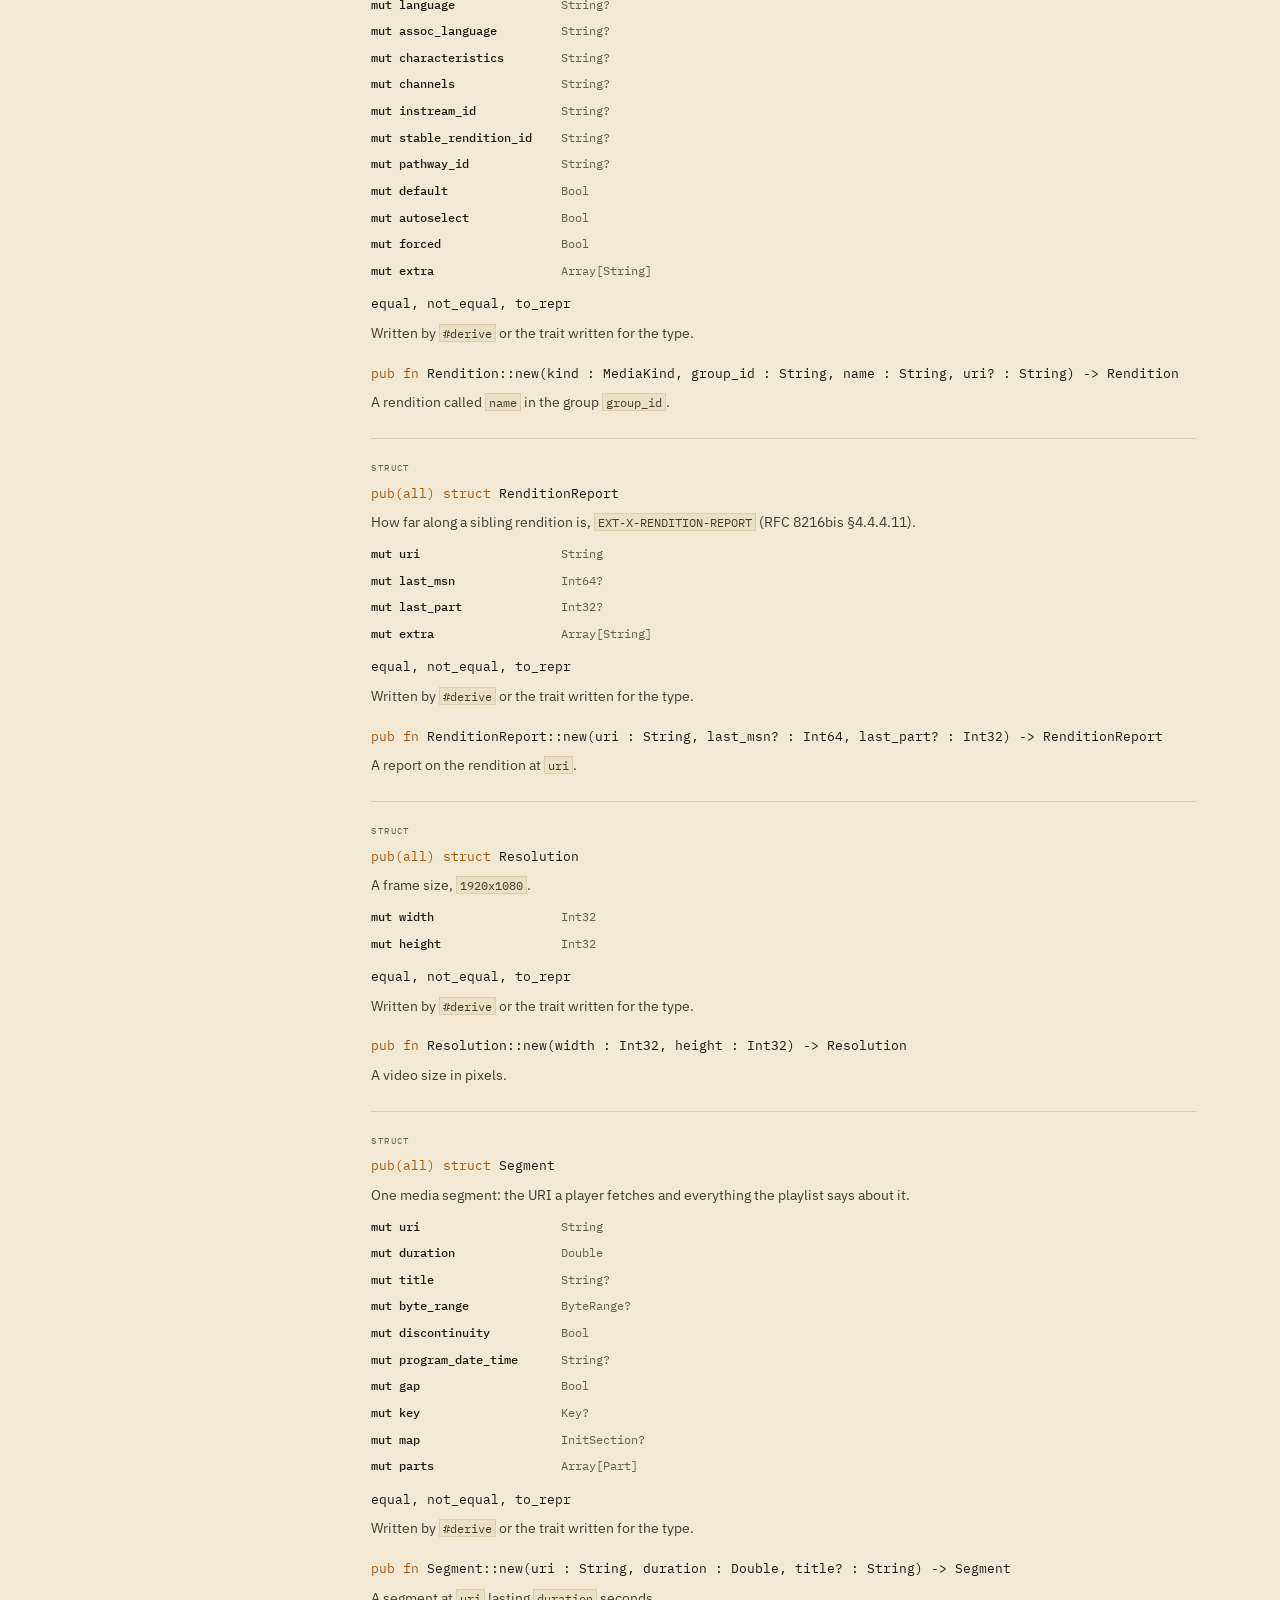
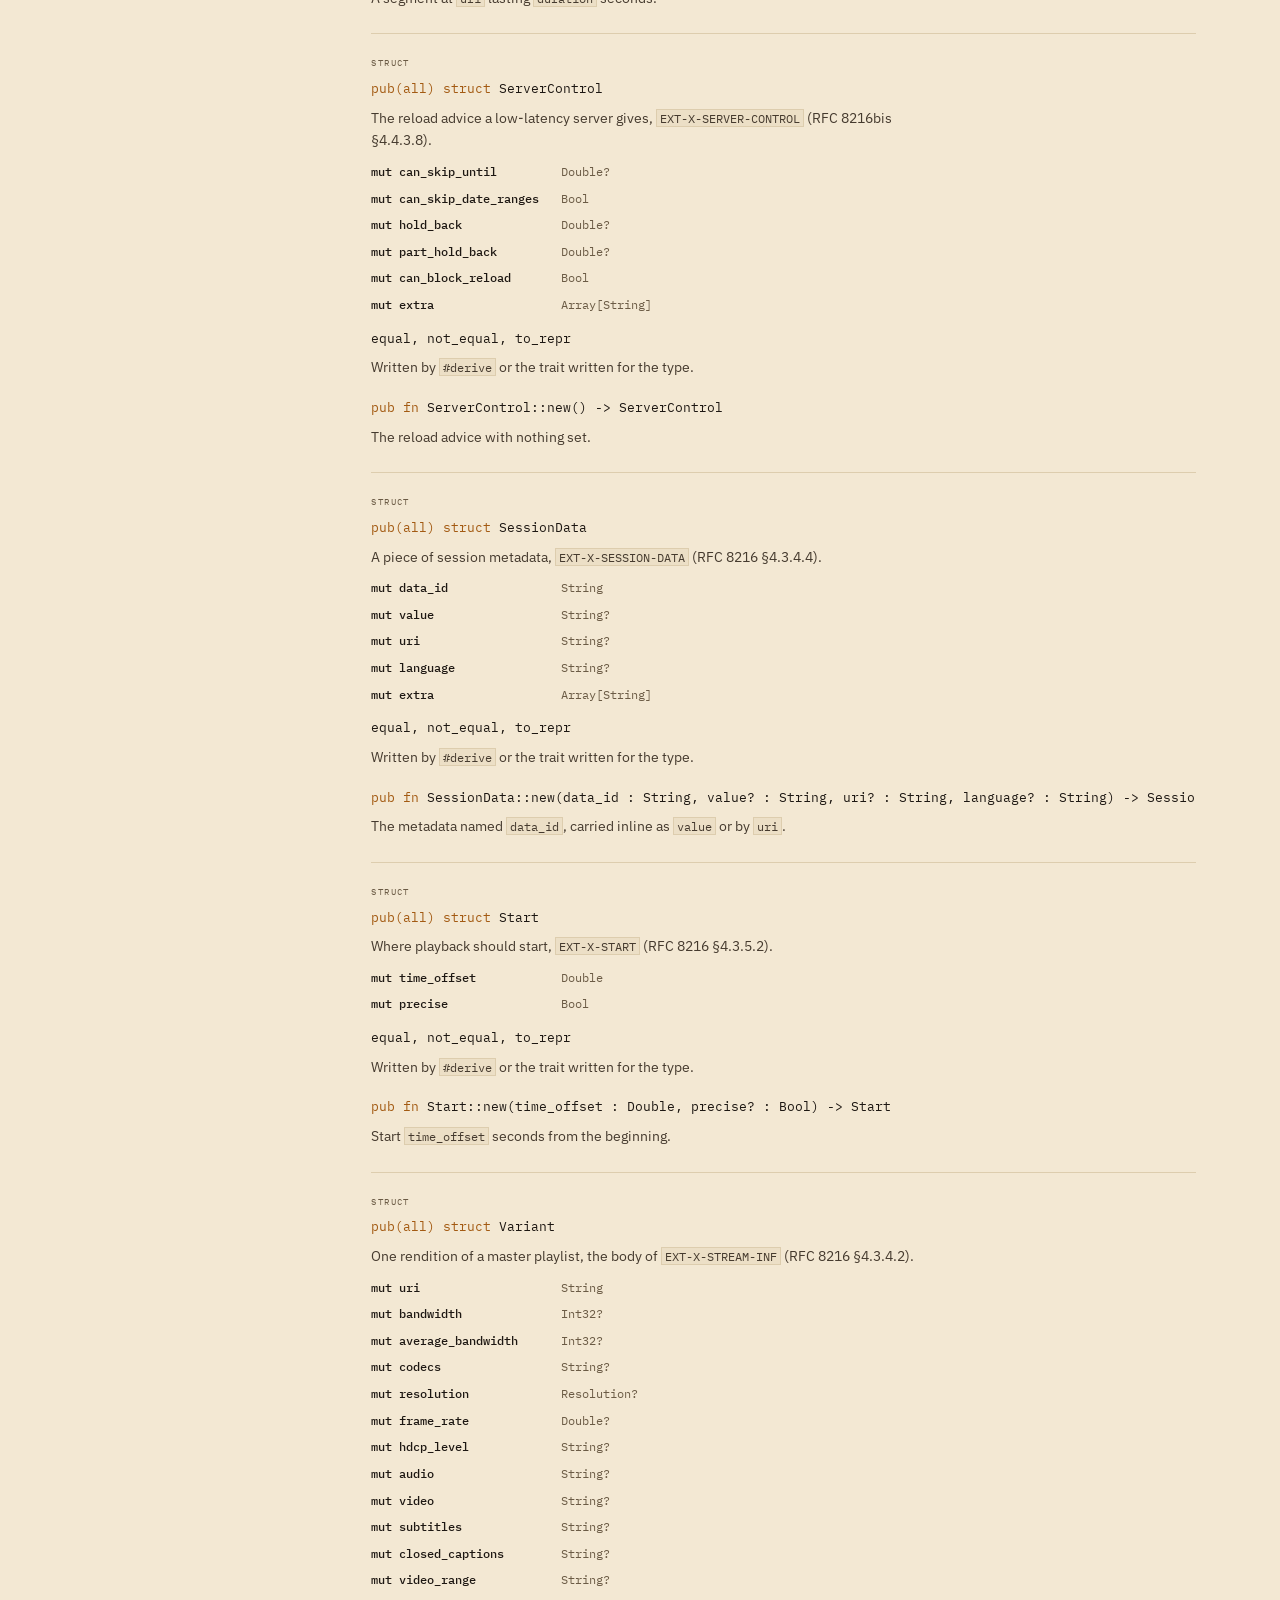
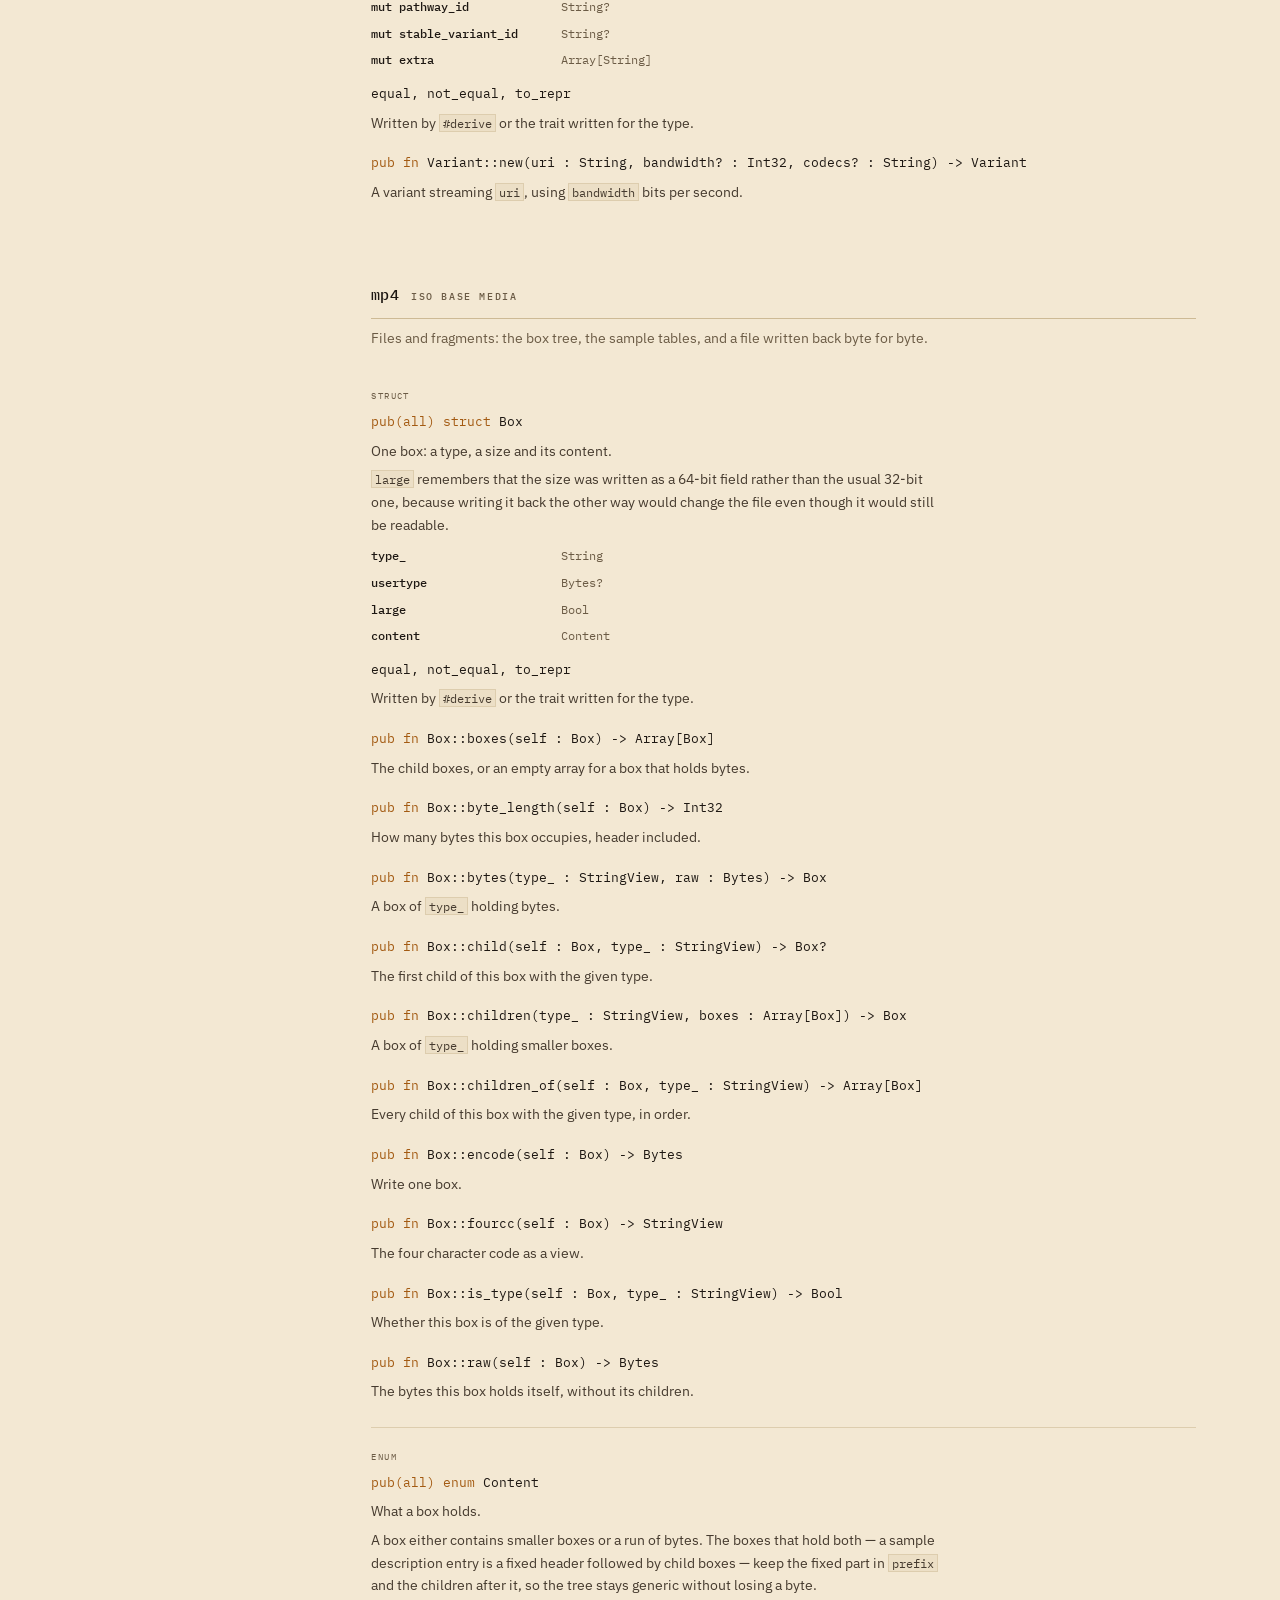
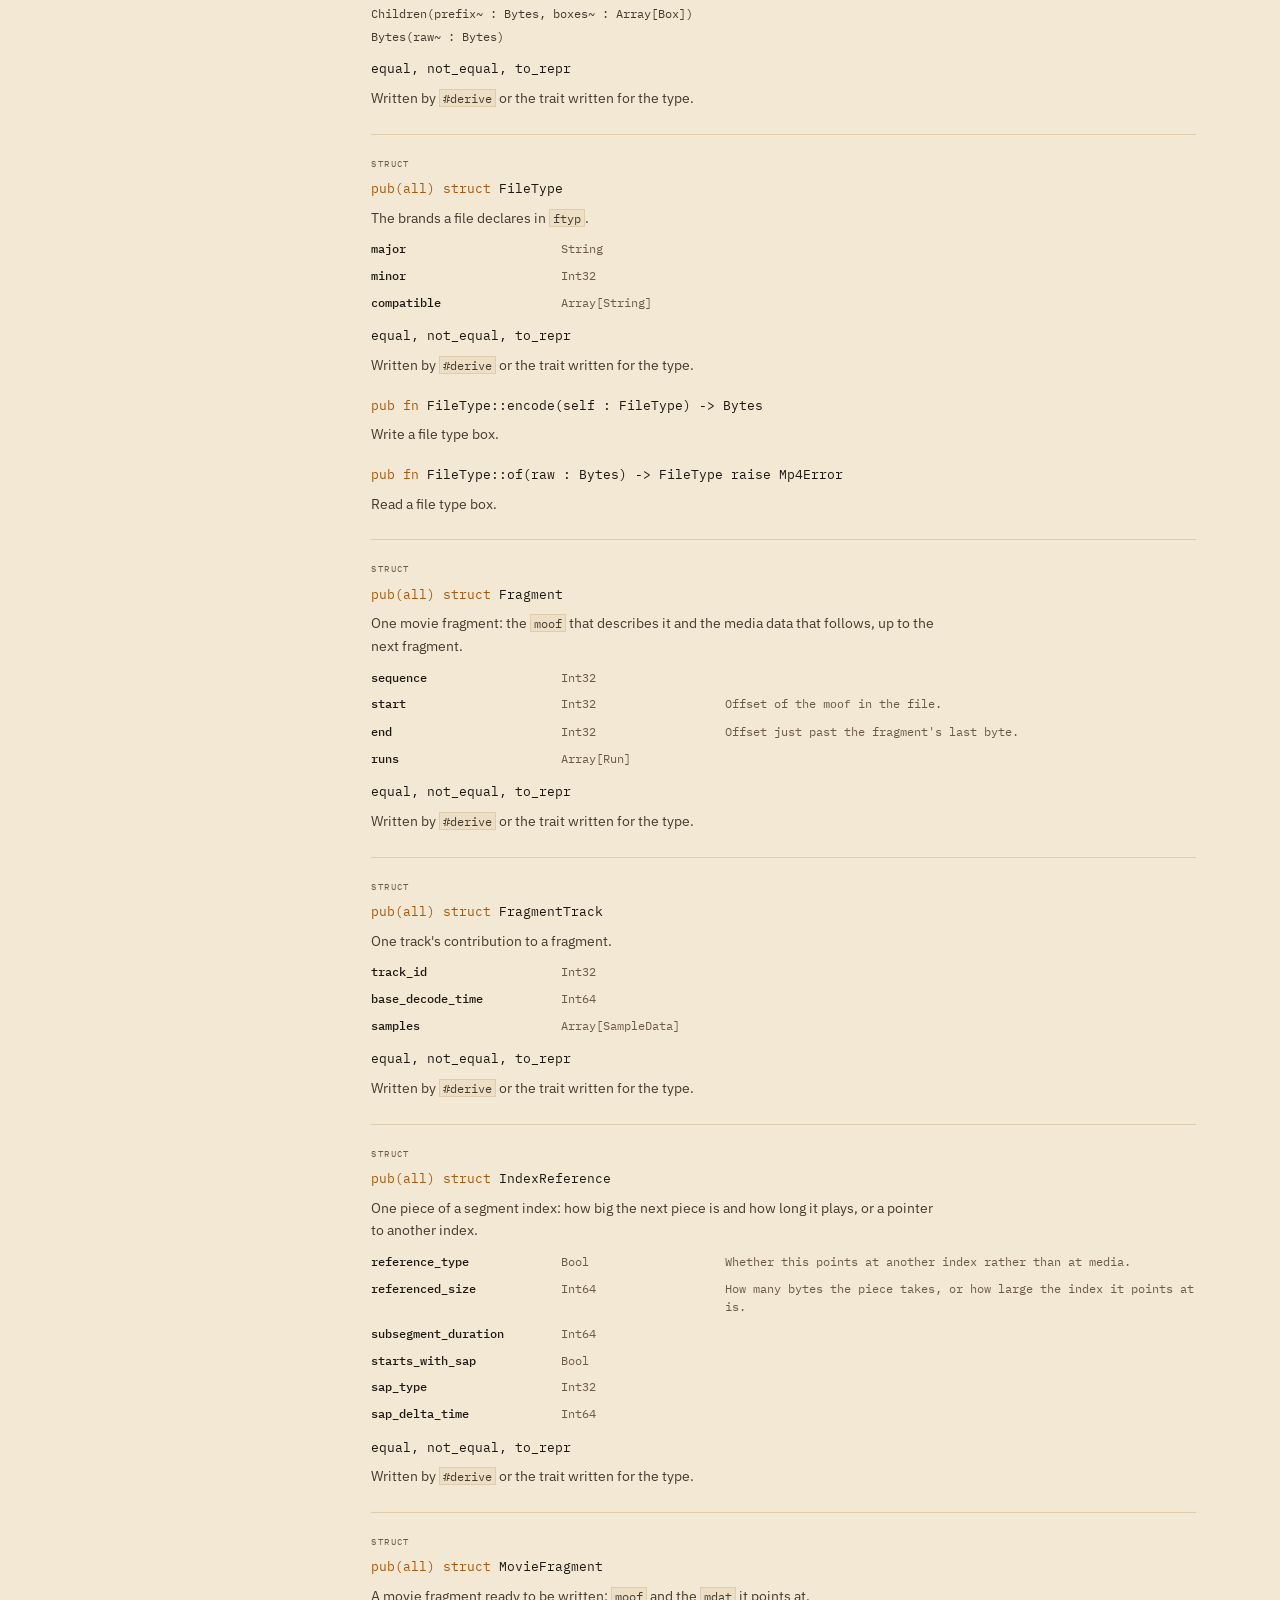
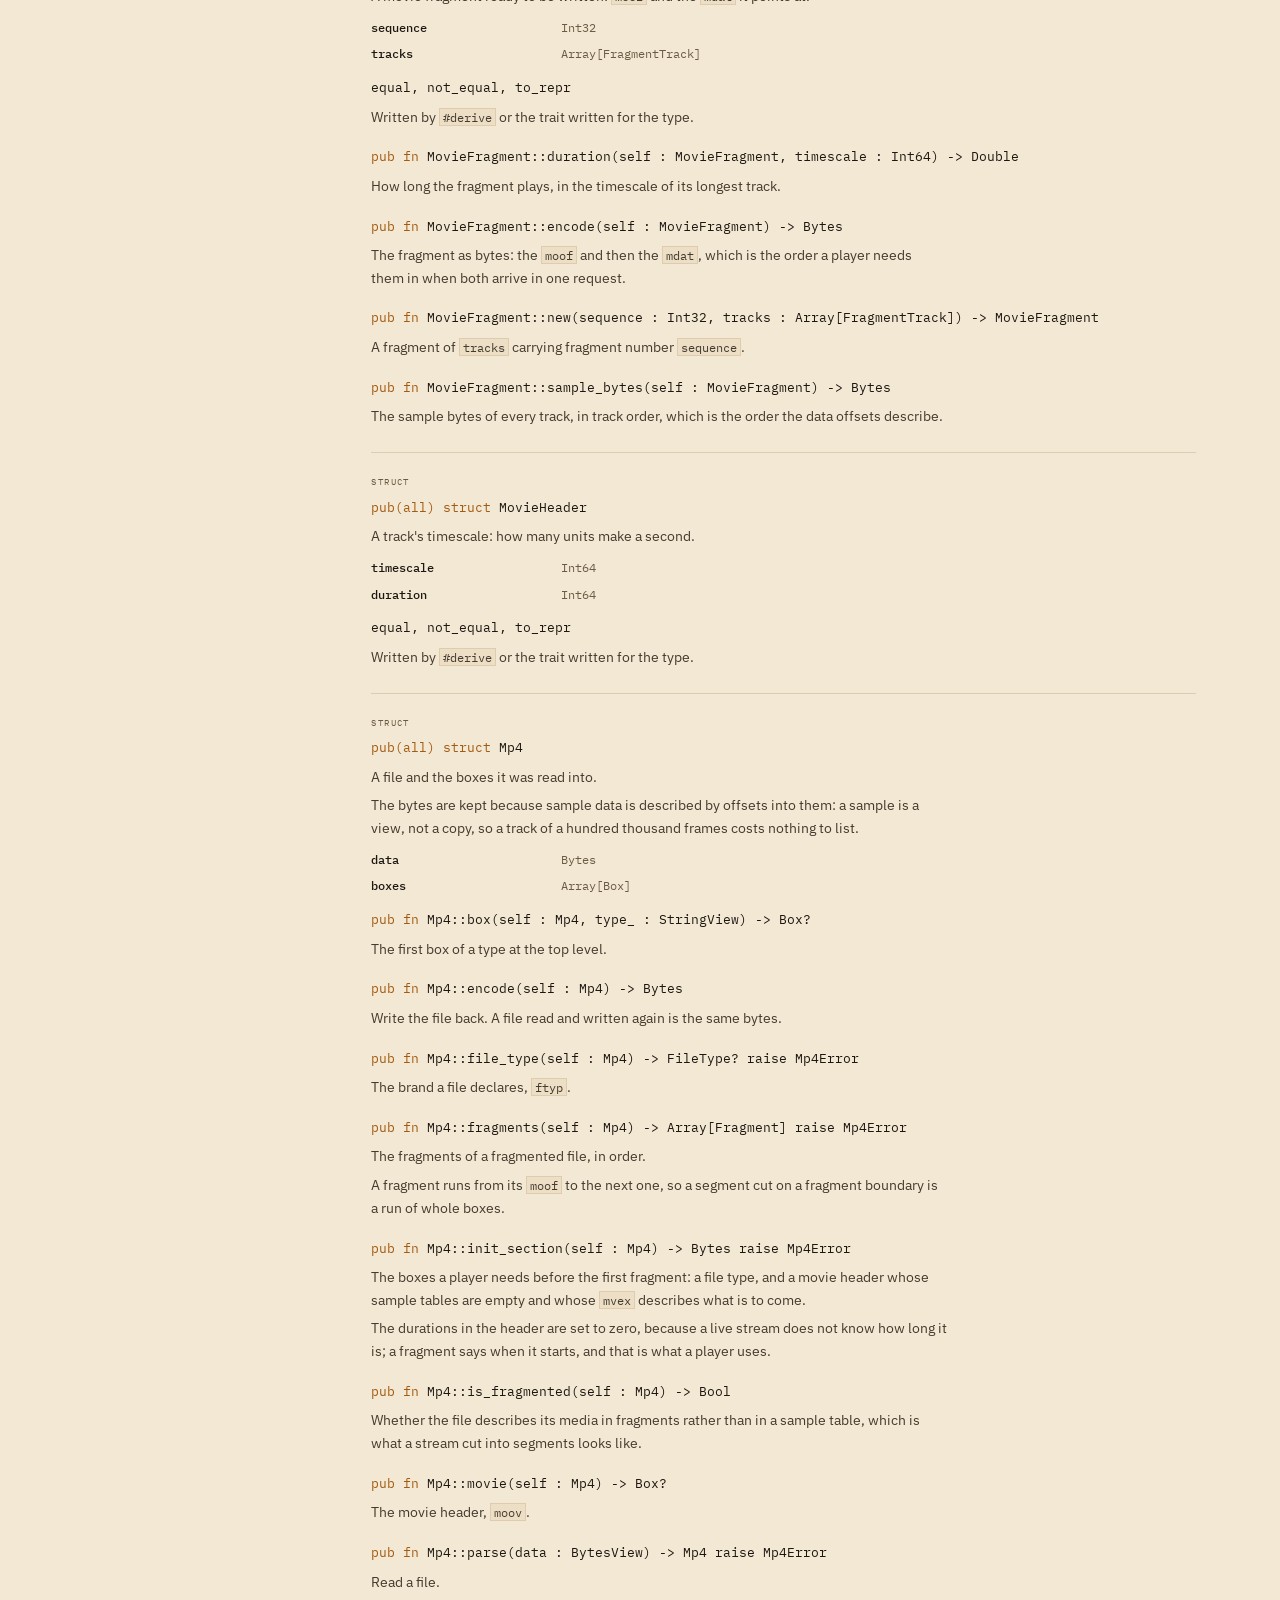
<file: docs/api.html>
<!DOCTYPE html>
<html lang="en">
<head>
<meta charset="utf-8">
<meta name="viewport" content="width=device-width, initial-scale=1">
<title>API reference — moonmedia</title>
<meta name="description" content="Every public type, function, method and value in moonmedia, generated from the packages' interfaces and documentation comments.">
<script>
  // The stock is chosen before the first paint: a stored choice beats the
  // system one, and nothing flashes in the wrong colour.
  try {
    const choice = localStorage.getItem("moonmedia-theme");
    if (choice === "light" || choice === "dark") {
      document.documentElement.dataset.theme = choice;
    }
  } catch {}
</script>
<link rel="icon" href="favicon.svg" type="image/svg+xml">
<link rel="preconnect" href="https://fonts.googleapis.com">
<link rel="preconnect" href="https://fonts.gstatic.com" crossorigin>
<link rel="stylesheet" href="https://fonts.googleapis.com/css2?family=Bodoni+Moda:ital,opsz,wght@0,6..96,400;0,6..96,700;1,6..96,400&family=IBM+Plex+Mono:wght@400;500&family=IBM+Plex+Sans:wght@400;500;600&display=swap">
<link rel="stylesheet" href="style.css">
<script type="module" src="scrollbar.js"></script>
</head>
<body>
<div class="grain" aria-hidden="true"></div>
<div class="vignette" aria-hidden="true"></div>
<div class="scroll-rail" aria-hidden="true"></div>

<div class="perf" aria-hidden="true"></div>
<header class="site-head">
  <a class="brand" href="index.html">
    <b>moonmedia</b>
    <span>Reel 04 · The catalogue</span>
  </a>
  <nav class="nav" aria-label="Site">
    <a href="guide.html">Guide</a>
    <a href="api.html" aria-current="page">API</a>
    <a href="anatomy.html">Anatomy</a>
    <button class="theme-toggle" type="button" aria-label="Switch to light theme">
      <svg class="icon sun" viewBox="0 0 16 16" aria-hidden="true"><circle cx="8" cy="8" r="3.1" fill="none" stroke="currentColor" stroke-width="1.3"/><path d="M8 1.4v1.5M8 13.1v1.5M1.4 8h1.5M13.1 8h1.5M3.4 3.4l1.1 1.1M11.5 11.5l1.1 1.1M12.6 3.4l-1.1 1.1M4.5 11.5l-1.1 1.1" fill="none" stroke="currentColor" stroke-width="1.3"/></svg>
      <svg class="icon moon" viewBox="0 0 16 16" aria-hidden="true"><path d="M11.6 9.9A5.3 5.3 0 0 1 6.1 4.4a5.4 5.4 0 1 0 5.5 5.5Z" fill="none" stroke="currentColor" stroke-width="1.3"/></svg>
    </button>
    <a class="github" href="https://github.com/moonbitstack/moonmedia">
      <svg class="icon" viewBox="0 0 16 16" aria-hidden="true"><path fill="currentColor" d="M8 0C3.58 0 0 3.58 0 8c0 3.54 2.29 6.53 5.47 7.59.4.07.55-.17.55-.38 0-.19-.01-.82-.01-1.49-2.01.37-2.53-.49-2.69-.94-.09-.23-.48-.94-.82-1.13-.28-.15-.68-.52-.01-.53.63-.01 1.08.58 1.23.82.72 1.21 1.87.87 2.33.66.07-.52.28-.87.51-1.07-1.78-.2-3.64-.89-3.64-3.95 0-.87.31-1.59.82-2.15-.08-.2-.36-1.02.08-2.12 0 0 .67-.21 2.2.82.64-.18 1.32-.27 2-.27.68 0 1.36.09 2 .27 1.53-1.04 2.2-.82 2.2-.82.44 1.1.16 1.92.08 2.12.51.56.82 1.27.82 2.15 0 3.07-1.87 3.75-3.65 3.95.29.25.54.73.54 1.48 0 1.07-.01 1.93-.01 2.2 0 .21.15.46.55.38A8.01 8.01 0 0 0 16 8c0-4.42-3.58-8-8-8Z"/></svg>
      <span>GitHub</span>
    </a>
  </nav>
</header>

<main>
  <div class="wrap page-head">
    <p class="reel">Reel 04 · The catalogue</p>
    <h1>Reference</h1>
    <p class="lede">
      Every public type, method, function and value, grouped by package. The
      signatures are the ones the compiler sees; the prose is the comment the
      source carries.
    </p>
  </div>

  <div class="wrap api-layout">
    <aside class="api-side">
      <input class="filter" id="filter" type="search" placeholder="Filter names" aria-label="Filter names">
      <nav aria-label="Packages">
          <a href="#m3u8" title="HLS playlists">m3u8<span>121</span></a>
          <a href="#mp4" title="ISO base media">mp4<span>98</span></a>
          <a href="#ts" title="MPEG-TS">ts<span>82</span></a>
          <a href="#rtmp" title="RTMP">rtmp<span>69</span></a>
          <a href="#mpd" title="DASH">mpd<span>81</span></a>
          <a href="#moonmedia" title="Packager">moonmedia<span>22</span></a>
      </nav>
    </aside>
    <div class="api-body">
<!-- generated by scripts/gen_api.py; edit the source comments, not this file -->
    <section class="pkg" id="m3u8">
      <h2>m3u8 <span>HLS playlists</span></h2>
      <p>Master and media playlists: every tag of RFC 8216, and the low-latency additions of RFC 8216bis.</p>
      <div class="entry">
        <span class="kind">struct</span>
        <code class="sig"><span class="kw">pub(all) struct</span> ByteRange</code>
        <div class="doc"><p>A byte range inside a resource (RFC 8216 §4.3.2.2).</p>
<p><code>offset</code> absent means "immediately after the previous range", which is what the tag itself means when the <code>@</code> clause is left out. Keeping the two apart matters: a reader that filled in zero would fetch the wrong bytes.</p></div>
        <ul class="fields">
          <li><b>mut length</b><span>Int64</span></li>
          <li><b>mut offset</b><span>Int64?</span></li>
        </ul>
        <div class="entry method derived">
          <code class="sig">equal, not_equal, to_repr</code>
          <div class="doc"><p>Written by <code>#derive</code> or the trait written for the type.</p></div>
        </div>
        <div class="entry method">
          <code class="sig"><span class="kw">pub fn</span> ByteRange::new(length : Int64, offset? : Int64) -&gt; ByteRange</code>
          <div class="doc"><p>One range, <code>length@offset</code>.</p></div>
        </div>
      </div>
      <div class="entry">
        <span class="kind">enum</span>
        <code class="sig"><span class="kw">pub(all) enum</span> Cipher</code>
        <div class="doc"><p>The encryption method <code>EXT-X-KEY</code> names (RFC 8216 §4.3.2.4).</p>
<p><code>Other</code> carries a method this release does not implement, so a playlist that uses one is read and written back unchanged rather than refused.</p></div>
        <ul class="variants">
          <li>None</li>
          <li>Aes128</li>
          <li>SampleAes</li>
          <li>Other(String)</li>
        </ul>
        <div class="entry method derived">
          <code class="sig">equal, not_equal, to_repr</code>
          <div class="doc"><p>Written by <code>#derive</code> or the trait written for the type.</p></div>
        </div>
        <div class="entry method">
          <code class="sig"><span class="kw">pub fn</span> Cipher::code(self : Cipher) -&gt; String</code>
          <div class="doc"><p>The method as it appears on the wire.</p></div>
        </div>
        <div class="entry method">
          <code class="sig"><span class="kw">pub fn</span> Cipher::of(code : StringView) -&gt; Cipher</code>
          <div class="doc"><p>The method a wire value names; <code>Other</code> for one this release does not know.</p></div>
        </div>
      </div>
      <div class="entry">
        <span class="kind">struct</span>
        <code class="sig"><span class="kw">pub(all) struct</span> DateRange</code>
        <div class="doc"><p>A wall-clock interval the stream marks, <code>EXT-X-DATERANGE</code> (RFC 8216 §4.3.2.7).</p></div>
        <ul class="fields">
          <li><b>mut id</b><span>String</span></li>
          <li><b>mut class_</b><span>String?</span></li>
          <li><b>mut start_date</b><span>String?</span></li>
          <li><b>mut end_date</b><span>String?</span></li>
          <li><b>mut duration</b><span>Double?</span></li>
          <li><b>mut planned_duration</b><span>Double?</span></li>
          <li><b>mut scte35_cmd</b><span>String?</span></li>
          <li><b>mut scte35_out</b><span>String?</span></li>
          <li><b>mut scte35_in</b><span>String?</span></li>
          <li><b>mut end_on_next</b><span>Bool</span></li>
          <li><b>mut extra</b><span>Array[String]</span></li>
        </ul>
        <div class="entry method derived">
          <code class="sig">equal, not_equal, to_repr</code>
          <div class="doc"><p>Written by <code>#derive</code> or the trait written for the type.</p></div>
        </div>
        <div class="entry method">
          <code class="sig"><span class="kw">pub fn</span> DateRange::new(id : String, start_date? : String) -&gt; DateRange</code>
          <div class="doc"><p>The interval named <code>id</code>.</p></div>
        </div>
      </div>
      <div class="entry">
        <span class="kind">struct</span>
        <code class="sig"><span class="kw">pub(all) struct</span> Define</code>
        <div class="doc"><p>A variable the playlist defines, <code>EXT-X-DEFINE</code> (RFC 8216bis §4.4.2.3).</p></div>
        <ul class="fields">
          <li><b>mut name</b><span>String?</span></li>
          <li><b>mut value</b><span>String?</span></li>
          <li><b>mut import_</b><span>String?</span></li>
          <li><b>mut queryparam</b><span>String?</span></li>
        </ul>
        <div class="entry method derived">
          <code class="sig">equal, not_equal, to_repr</code>
          <div class="doc"><p>Written by <code>#derive</code> or the trait written for the type.</p></div>
        </div>
        <div class="entry method">
          <code class="sig"><span class="kw">pub fn</span> Define::new(name : String, value : String) -&gt; Define</code>
          <div class="doc"><p>A variable set to <code>value</code>.</p></div>
        </div>
      </div>
      <div class="entry">
        <span class="kind">struct</span>
        <code class="sig"><span class="kw">pub(all) struct</span> IFrameStream</code>
        <div class="doc"><p>An I-frame only rendition, <code>EXT-X-I-FRAME-STREAM-INF</code> (RFC 8216 §4.3.4.3).</p></div>
        <ul class="fields">
          <li><b>mut uri</b><span>String</span></li>
          <li><b>mut bandwidth</b><span>Int32?</span></li>
          <li><b>mut average_bandwidth</b><span>Int32?</span></li>
          <li><b>mut codecs</b><span>String?</span></li>
          <li><b>mut resolution</b><span>Resolution?</span></li>
          <li><b>mut hdcp_level</b><span>String?</span></li>
          <li><b>mut video_range</b><span>String?</span></li>
          <li><b>mut pathway_id</b><span>String?</span></li>
          <li><b>mut stable_variant_id</b><span>String?</span></li>
          <li><b>mut extra</b><span>Array[String]</span></li>
        </ul>
        <div class="entry method derived">
          <code class="sig">equal, not_equal, to_repr</code>
          <div class="doc"><p>Written by <code>#derive</code> or the trait written for the type.</p></div>
        </div>
        <div class="entry method">
          <code class="sig"><span class="kw">pub fn</span> IFrameStream::new(uri : String, bandwidth? : Int32) -&gt; IFrameStream</code>
          <div class="doc"><p>I-frame streams served from <code>uri</code>.</p></div>
        </div>
      </div>
      <div class="entry">
        <span class="kind">struct</span>
        <code class="sig"><span class="kw">pub(all) struct</span> InitSection</code>
        <div class="doc"><p>The initialisation section a segment needs before it can be decoded, the <code>EXT-X-MAP</code> tag (RFC 8216 §4.3.2.5).</p></div>
        <ul class="fields">
          <li><b>mut uri</b><span>String</span></li>
          <li><b>mut byte_range</b><span>ByteRange?</span></li>
        </ul>
        <div class="entry method derived">
          <code class="sig">equal, not_equal, to_repr</code>
          <div class="doc"><p>Written by <code>#derive</code> or the trait written for the type.</p></div>
        </div>
        <div class="entry method">
          <code class="sig"><span class="kw">pub fn</span> InitSection::new(uri : String, byte_range? : ByteRange) -&gt; InitSection</code>
          <div class="doc"><p>An initialisation section served from <code>uri</code>.</p></div>
        </div>
      </div>
      <div class="entry">
        <span class="kind">struct</span>
        <code class="sig"><span class="kw">pub(all) struct</span> Key</code>
        <div class="doc"><p>A key a segment is encrypted with (RFC 8216 §4.3.2.4).</p>
<p>Segments carry the key that was in force when they were written, not the tag that introduced it: a tag applies to every following segment until it is replaced, and a caller hunting for "what encrypts this segment" should not have to replay the file to find out.</p></div>
        <ul class="fields">
          <li><b>mut cipher</b><span>Cipher</span></li>
          <li><b>mut uri</b><span>String?</span></li>
          <li><b>mut iv</b><span>String?</span></li>
          <li><b>mut key_format</b><span>String?</span></li>
          <li><b>mut key_format_versions</b><span>String?</span></li>
          <li><b>mut extra</b><span>Array[String]</span></li>
        </ul>
        <div class="entry method derived">
          <code class="sig">equal, not_equal, to_repr</code>
          <div class="doc"><p>Written by <code>#derive</code> or the trait written for the type.</p></div>
        </div>
        <div class="entry method">
          <code class="sig"><span class="kw">pub fn</span> Key::is_plain(self : Key) -&gt; Bool</code>
          <div class="doc"><p>Whether the key leaves the stream in the clear.</p></div>
        </div>
        <div class="entry method">
          <code class="sig"><span class="kw">pub fn</span> Key::new(uri : String, cipher? : Cipher, iv? : String, key_format? : String, key_format_versions? : String) -&gt; Key</code>
          <div class="doc"><p>A key, with the URI that serves it.</p></div>
        </div>
      </div>
      <div class="entry">
        <span class="kind">struct</span>
        <code class="sig"><span class="kw">pub(all) struct</span> Master</code>
        <div class="doc"><p>A master playlist: which renditions exist and how to reach them (RFC 8216 §4.3.4).</p></div>
        <ul class="fields">
          <li><b>mut version</b><span>Int32?</span></li>
          <li><b>mut independent_segments</b><span>Bool</span></li>
          <li><b>mut start</b><span>Start?</span></li>
          <li><b>mut defines</b><span>Array[Define]</span></li>
          <li><b>mut session_data</b><span>Array[SessionData]</span></li>
          <li><b>mut session_keys</b><span>Array[Key]</span></li>
          <li><b>mut renditions</b><span>Array[Rendition]</span></li>
          <li><b>mut variants</b><span>Array[Variant]</span></li>
          <li><b>mut i_frame_streams</b><span>Array[IFrameStream]</span></li>
          <li><b>mut unknown</b><span>Array[String]</span></li>
        </ul>
        <div class="entry method derived">
          <code class="sig">equal, not_equal, to_repr</code>
          <div class="doc"><p>Written by <code>#derive</code> or the trait written for the type.</p></div>
        </div>
        <div class="entry method">
          <code class="sig"><span class="kw">pub fn</span> Master::encode(self : Master) -&gt; String</code>
        </div>
        <div class="entry method">
          <code class="sig"><span class="kw">pub fn</span> Master::new() -&gt; Master</code>
          <div class="doc"><p>An empty master playlist.</p></div>
        </div>
      </div>
      <div class="entry">
        <span class="kind">enum</span>
        <code class="sig"><span class="kw">pub(all) enum</span> MediaKind</code>
        <div class="doc"><p>What an <code>EXT-X-MEDIA</code> rendition carries (RFC 8216 §4.3.4.1).</p></div>
        <ul class="variants">
          <li>Audio</li>
          <li>Video</li>
          <li>Subtitles</li>
          <li>ClosedCaptions</li>
          <li>Other(String)</li>
        </ul>
        <div class="entry method derived">
          <code class="sig">equal, not_equal, to_repr</code>
          <div class="doc"><p>Written by <code>#derive</code> or the trait written for the type.</p></div>
        </div>
        <div class="entry method">
          <code class="sig"><span class="kw">pub fn</span> MediaKind::code(self : MediaKind) -&gt; String</code>
          <div class="doc"><p>The kind as it appears on the wire.</p></div>
        </div>
        <div class="entry method">
          <code class="sig"><span class="kw">pub fn</span> MediaKind::of(code : StringView) -&gt; MediaKind</code>
          <div class="doc"><p>The kind a wire value names.</p></div>
        </div>
      </div>
      <div class="entry">
        <span class="kind">struct</span>
        <code class="sig"><span class="kw">pub(all) struct</span> MediaPlaylist</code>
        <div class="doc"><p>A media playlist: the segments of one rendition (RFC 8216 §4.3.3).</p></div>
        <ul class="fields">
          <li><b>mut version</b><span>Int32?</span></li>
          <li><b>mut target_duration</b><span>Int32</span></li>
          <li><b>mut media_sequence</b><span>Int64</span></li>
          <li><b>mut discontinuity_sequence</b><span>Int64</span></li>
          <li><b>mut playlist_type</b><span>PlaylistType?</span></li>
          <li><b>mut i_frames_only</b><span>Bool</span></li>
          <li><b>mut independent_segments</b><span>Bool</span></li>
          <li><b>mut allow_cache</b><span>Bool?</span></li>
          <li><b>mut end_list</b><span>Bool</span></li>
          <li><b>mut start</b><span>Start?</span></li>
          <li><b>mut server_control</b><span>ServerControl?</span></li>
          <li><b>mut part_inf</b><span>Double?</span></li>
          <li><b>mut skip</b><span>Int32?</span></li>
          <li><b>mut defines</b><span>Array[Define]</span></li>
          <li><b>mut date_ranges</b><span>Array[DateRange]</span></li>
          <li><b>mut segments</b><span>Array[Segment]</span></li>
          <li><b>mut next_parts</b><span>Array[Part]</span></li>
          <li><b>mut preload_hint</b><span>PreloadHint?</span></li>
          <li><b>mut rendition_reports</b><span>Array[RenditionReport]</span></li>
          <li><b>mut unknown</b><span>Array[String]</span></li>
        </ul>
        <div class="entry method derived">
          <code class="sig">equal, not_equal, to_repr</code>
          <div class="doc"><p>Written by <code>#derive</code> or the trait written for the type.</p></div>
        </div>
        <div class="entry method">
          <code class="sig"><span class="kw">pub fn</span> MediaPlaylist::encode(self : MediaPlaylist) -&gt; String</code>
        </div>
        <div class="entry method">
          <code class="sig"><span class="kw">pub fn</span> MediaPlaylist::new(target_duration : Int32) -&gt; MediaPlaylist</code>
          <div class="doc"><p>An empty media playlist whose segments are at most <code>target_duration</code> seconds long, which the specification requires to be present.</p></div>
        </div>
      </div>
      <div class="entry">
        <span class="kind">struct</span>
        <code class="sig"><span class="kw">pub(all) struct</span> Part</code>
        <div class="doc"><p>A partial segment, the unit low-latency HLS publishes before a segment is complete (RFC 8216bis §4.4.4.9).</p></div>
        <ul class="fields">
          <li><b>mut uri</b><span>String</span></li>
          <li><b>mut duration</b><span>Double</span></li>
          <li><b>mut independent</b><span>Bool</span></li>
          <li><b>mut byte_range</b><span>ByteRange?</span></li>
          <li><b>mut gap</b><span>Bool</span></li>
        </ul>
        <div class="entry method derived">
          <code class="sig">equal, not_equal, to_repr</code>
          <div class="doc"><p>Written by <code>#derive</code> or the trait written for the type.</p></div>
        </div>
        <div class="entry method">
          <code class="sig"><span class="kw">pub fn</span> Part::new(uri : String, duration : Double, independent? : Bool, byte_range? : ByteRange, gap? : Bool) -&gt; Part</code>
          <div class="doc"><p>A part of the segment at <code>uri</code> lasting <code>duration</code> seconds.</p></div>
        </div>
      </div>
      <div class="entry">
        <span class="kind">enum</span>
        <code class="sig"><span class="kw">pub(all) enum</span> Playlist</code>
        <div class="doc"><p>A playlist, of one kind or the other.</p></div>
        <ul class="variants">
          <li>MasterPlaylist(Master)</li>
          <li>MediaPlaylist(MediaPlaylist)</li>
        </ul>
        <div class="entry method derived">
          <code class="sig">equal, not_equal, to_repr</code>
          <div class="doc"><p>Written by <code>#derive</code> or the trait written for the type.</p></div>
        </div>
        <div class="entry method">
          <code class="sig"><span class="kw">pub fn</span> Playlist::encode(self : Playlist) -&gt; String</code>
          <div class="doc"><p>Write a playlist back out.</p>
<p>Tags are written in the order the specification lists them rather than the order they were read, except inside a segment, where the order the file had is the order players expect to see: the key and the map apply to the segment that follows, so they come first, and <code>#EXTINF</code> immediately precedes its URI.</p></div>
        </div>
        <div class="entry method">
          <code class="sig"><span class="kw">pub fn</span> Playlist::is_master(self : Playlist) -&gt; Bool</code>
          <div class="doc"><p>Whether this is a master playlist.</p></div>
        </div>
        <div class="entry method">
          <code class="sig"><span class="kw">pub fn</span> Playlist::master(self : Playlist) -&gt; Master?</code>
          <div class="doc"><p>The master playlist, when this is one.</p></div>
        </div>
        <div class="entry method">
          <code class="sig"><span class="kw">pub fn</span> Playlist::media(self : Playlist) -&gt; MediaPlaylist?</code>
          <div class="doc"><p>The media playlist, when this is one.</p></div>
        </div>
        <div class="entry method">
          <code class="sig"><span class="kw">pub fn</span> Playlist::parse(text : StringView) -&gt; Playlist raise PlaylistError</code>
          <div class="doc"><p>Read a playlist.</p>
<p>A master playlist and a media playlist are told apart by what the file contains, not by a declaration: the presence of a variant stream or a rendition makes it a master. Anything the release does not model is kept in <code>unknown</code> and written back, so a playlist using a tag from a later revision survives a round trip.</p></div>
        </div>
      </div>
      <div class="entry">
        <span class="kind">error</span>
        <code class="sig"><span class="kw">pub(all) suberror</span> PlaylistError</code>
        <div class="doc"><p>Why a playlist could not be read.</p>
<p><code>at</code> is the line the parser stopped on, counting from one; <code>got</code> is what was there and <code>want</code> what the grammar allows.</p></div>
        <ul class="variants">
          <li>Malformed(at~ : Int32, want~ : String, got~ : String)</li>
        </ul>
        <div class="entry method derived">
          <code class="sig">output</code>
          <div class="doc"><p>Written by <code>#derive</code> or the trait written for the type.</p></div>
        </div>
        <div class="entry method">
          <code class="sig"><span class="kw">pub fn</span> PlaylistError::to_string(Self) -&gt; String</code>
          <div class="doc"><p>The message, as the error prints it.</p></div>
        </div>
      </div>
      <div class="entry">
        <span class="kind">enum</span>
        <code class="sig"><span class="kw">pub(all) enum</span> PlaylistType</code>
        <div class="doc"><p>What kind of playlist a media playlist is (RFC 8216 §4.3.3.5).</p></div>
        <ul class="variants">
          <li>Event</li>
          <li>Vod</li>
          <li>Other(String)</li>
        </ul>
        <div class="entry method derived">
          <code class="sig">equal, not_equal, to_repr</code>
          <div class="doc"><p>Written by <code>#derive</code> or the trait written for the type.</p></div>
        </div>
      </div>
      <div class="entry">
        <span class="kind">struct</span>
        <code class="sig"><span class="kw">pub(all) struct</span> PreloadHint</code>
        <div class="doc"><p>What to fetch next before it is listed, <code>EXT-X-PRELOAD-HINT</code> (RFC 8216bis §4.4.4.10).</p></div>
        <ul class="fields">
          <li><b>mut kind</b><span>String</span></li>
          <li><b>mut uri</b><span>String</span></li>
          <li><b>mut byte_range</b><span>ByteRange?</span></li>
          <li><b>mut start</b><span>Int64?</span></li>
          <li><b>mut extra</b><span>Array[String]</span></li>
        </ul>
        <div class="entry method derived">
          <code class="sig">equal, not_equal, to_repr</code>
          <div class="doc"><p>Written by <code>#derive</code> or the trait written for the type.</p></div>
        </div>
        <div class="entry method">
          <code class="sig"><span class="kw">pub fn</span> PreloadHint::new(kind : String, uri : String, byte_range? : ByteRange, start? : Int64) -&gt; PreloadHint</code>
          <div class="doc"><p>A hint that <code>uri</code> will hold the next <code>kind</code> (<code>PART</code> or <code>MAP</code>).</p></div>
        </div>
      </div>
      <div class="entry">
        <span class="kind">struct</span>
        <code class="sig"><span class="kw">pub(all) struct</span> Rendition</code>
        <div class="doc"><p>An alternative rendition a variant can switch to (RFC 8216 §4.3.4.1).</p></div>
        <ul class="fields">
          <li><b>mut kind</b><span>MediaKind</span></li>
          <li><b>mut group_id</b><span>String</span></li>
          <li><b>mut name</b><span>String</span></li>
          <li><b>mut uri</b><span>String?</span></li>
          <li><b>mut language</b><span>String?</span></li>
          <li><b>mut assoc_language</b><span>String?</span></li>
          <li><b>mut characteristics</b><span>String?</span></li>
          <li><b>mut channels</b><span>String?</span></li>
          <li><b>mut instream_id</b><span>String?</span></li>
          <li><b>mut stable_rendition_id</b><span>String?</span></li>
          <li><b>mut pathway_id</b><span>String?</span></li>
          <li><b>mut default</b><span>Bool</span></li>
          <li><b>mut autoselect</b><span>Bool</span></li>
          <li><b>mut forced</b><span>Bool</span></li>
          <li><b>mut extra</b><span>Array[String]</span></li>
        </ul>
        <div class="entry method derived">
          <code class="sig">equal, not_equal, to_repr</code>
          <div class="doc"><p>Written by <code>#derive</code> or the trait written for the type.</p></div>
        </div>
        <div class="entry method">
          <code class="sig"><span class="kw">pub fn</span> Rendition::new(kind : MediaKind, group_id : String, name : String, uri? : String) -&gt; Rendition</code>
          <div class="doc"><p>A rendition called <code>name</code> in the group <code>group_id</code>.</p></div>
        </div>
      </div>
      <div class="entry">
        <span class="kind">struct</span>
        <code class="sig"><span class="kw">pub(all) struct</span> RenditionReport</code>
        <div class="doc"><p>How far along a sibling rendition is, <code>EXT-X-RENDITION-REPORT</code> (RFC 8216bis §4.4.4.11).</p></div>
        <ul class="fields">
          <li><b>mut uri</b><span>String</span></li>
          <li><b>mut last_msn</b><span>Int64?</span></li>
          <li><b>mut last_part</b><span>Int32?</span></li>
          <li><b>mut extra</b><span>Array[String]</span></li>
        </ul>
        <div class="entry method derived">
          <code class="sig">equal, not_equal, to_repr</code>
          <div class="doc"><p>Written by <code>#derive</code> or the trait written for the type.</p></div>
        </div>
        <div class="entry method">
          <code class="sig"><span class="kw">pub fn</span> RenditionReport::new(uri : String, last_msn? : Int64, last_part? : Int32) -&gt; RenditionReport</code>
          <div class="doc"><p>A report on the rendition at <code>uri</code>.</p></div>
        </div>
      </div>
      <div class="entry">
        <span class="kind">struct</span>
        <code class="sig"><span class="kw">pub(all) struct</span> Resolution</code>
        <div class="doc"><p>A frame size, <code>1920x1080</code>.</p></div>
        <ul class="fields">
          <li><b>mut width</b><span>Int32</span></li>
          <li><b>mut height</b><span>Int32</span></li>
        </ul>
        <div class="entry method derived">
          <code class="sig">equal, not_equal, to_repr</code>
          <div class="doc"><p>Written by <code>#derive</code> or the trait written for the type.</p></div>
        </div>
        <div class="entry method">
          <code class="sig"><span class="kw">pub fn</span> Resolution::new(width : Int32, height : Int32) -&gt; Resolution</code>
          <div class="doc"><p>A video size in pixels.</p></div>
        </div>
      </div>
      <div class="entry">
        <span class="kind">struct</span>
        <code class="sig"><span class="kw">pub(all) struct</span> Segment</code>
        <div class="doc"><p>One media segment: the URI a player fetches and everything the playlist says about it.</p></div>
        <ul class="fields">
          <li><b>mut uri</b><span>String</span></li>
          <li><b>mut duration</b><span>Double</span></li>
          <li><b>mut title</b><span>String?</span></li>
          <li><b>mut byte_range</b><span>ByteRange?</span></li>
          <li><b>mut discontinuity</b><span>Bool</span></li>
          <li><b>mut program_date_time</b><span>String?</span></li>
          <li><b>mut gap</b><span>Bool</span></li>
          <li><b>mut key</b><span>Key?</span></li>
          <li><b>mut map</b><span>InitSection?</span></li>
          <li><b>mut parts</b><span>Array[Part]</span></li>
        </ul>
        <div class="entry method derived">
          <code class="sig">equal, not_equal, to_repr</code>
          <div class="doc"><p>Written by <code>#derive</code> or the trait written for the type.</p></div>
        </div>
        <div class="entry method">
          <code class="sig"><span class="kw">pub fn</span> Segment::new(uri : String, duration : Double, title? : String) -&gt; Segment</code>
          <div class="doc"><p>A segment at <code>uri</code> lasting <code>duration</code> seconds.</p></div>
        </div>
      </div>
      <div class="entry">
        <span class="kind">struct</span>
        <code class="sig"><span class="kw">pub(all) struct</span> ServerControl</code>
        <div class="doc"><p>The reload advice a low-latency server gives, <code>EXT-X-SERVER-CONTROL</code> (RFC 8216bis §4.4.3.8).</p></div>
        <ul class="fields">
          <li><b>mut can_skip_until</b><span>Double?</span></li>
          <li><b>mut can_skip_date_ranges</b><span>Bool</span></li>
          <li><b>mut hold_back</b><span>Double?</span></li>
          <li><b>mut part_hold_back</b><span>Double?</span></li>
          <li><b>mut can_block_reload</b><span>Bool</span></li>
          <li><b>mut extra</b><span>Array[String]</span></li>
        </ul>
        <div class="entry method derived">
          <code class="sig">equal, not_equal, to_repr</code>
          <div class="doc"><p>Written by <code>#derive</code> or the trait written for the type.</p></div>
        </div>
        <div class="entry method">
          <code class="sig"><span class="kw">pub fn</span> ServerControl::new() -&gt; ServerControl</code>
          <div class="doc"><p>The reload advice with nothing set.</p></div>
        </div>
      </div>
      <div class="entry">
        <span class="kind">struct</span>
        <code class="sig"><span class="kw">pub(all) struct</span> SessionData</code>
        <div class="doc"><p>A piece of session metadata, <code>EXT-X-SESSION-DATA</code> (RFC 8216 §4.3.4.4).</p></div>
        <ul class="fields">
          <li><b>mut data_id</b><span>String</span></li>
          <li><b>mut value</b><span>String?</span></li>
          <li><b>mut uri</b><span>String?</span></li>
          <li><b>mut language</b><span>String?</span></li>
          <li><b>mut extra</b><span>Array[String]</span></li>
        </ul>
        <div class="entry method derived">
          <code class="sig">equal, not_equal, to_repr</code>
          <div class="doc"><p>Written by <code>#derive</code> or the trait written for the type.</p></div>
        </div>
        <div class="entry method">
          <code class="sig"><span class="kw">pub fn</span> SessionData::new(data_id : String, value? : String, uri? : String, language? : String) -&gt; SessionData</code>
          <div class="doc"><p>The metadata named <code>data_id</code>, carried inline as <code>value</code> or by <code>uri</code>.</p></div>
        </div>
      </div>
      <div class="entry">
        <span class="kind">struct</span>
        <code class="sig"><span class="kw">pub(all) struct</span> Start</code>
        <div class="doc"><p>Where playback should start, <code>EXT-X-START</code> (RFC 8216 §4.3.5.2).</p></div>
        <ul class="fields">
          <li><b>mut time_offset</b><span>Double</span></li>
          <li><b>mut precise</b><span>Bool</span></li>
        </ul>
        <div class="entry method derived">
          <code class="sig">equal, not_equal, to_repr</code>
          <div class="doc"><p>Written by <code>#derive</code> or the trait written for the type.</p></div>
        </div>
        <div class="entry method">
          <code class="sig"><span class="kw">pub fn</span> Start::new(time_offset : Double, precise? : Bool) -&gt; Start</code>
          <div class="doc"><p>Start <code>time_offset</code> seconds from the beginning.</p></div>
        </div>
      </div>
      <div class="entry">
        <span class="kind">struct</span>
        <code class="sig"><span class="kw">pub(all) struct</span> Variant</code>
        <div class="doc"><p>One rendition of a master playlist, the body of <code>EXT-X-STREAM-INF</code> (RFC 8216 §4.3.4.2).</p></div>
        <ul class="fields">
          <li><b>mut uri</b><span>String</span></li>
          <li><b>mut bandwidth</b><span>Int32?</span></li>
          <li><b>mut average_bandwidth</b><span>Int32?</span></li>
          <li><b>mut codecs</b><span>String?</span></li>
          <li><b>mut resolution</b><span>Resolution?</span></li>
          <li><b>mut frame_rate</b><span>Double?</span></li>
          <li><b>mut hdcp_level</b><span>String?</span></li>
          <li><b>mut audio</b><span>String?</span></li>
          <li><b>mut video</b><span>String?</span></li>
          <li><b>mut subtitles</b><span>String?</span></li>
          <li><b>mut closed_captions</b><span>String?</span></li>
          <li><b>mut video_range</b><span>String?</span></li>
          <li><b>mut pathway_id</b><span>String?</span></li>
          <li><b>mut stable_variant_id</b><span>String?</span></li>
          <li><b>mut extra</b><span>Array[String]</span></li>
        </ul>
        <div class="entry method derived">
          <code class="sig">equal, not_equal, to_repr</code>
          <div class="doc"><p>Written by <code>#derive</code> or the trait written for the type.</p></div>
        </div>
        <div class="entry method">
          <code class="sig"><span class="kw">pub fn</span> Variant::new(uri : String, bandwidth? : Int32, codecs? : String) -&gt; Variant</code>
          <div class="doc"><p>A variant streaming <code>uri</code>, using <code>bandwidth</code> bits per second.</p></div>
        </div>
      </div>
    </section>
    <section class="pkg" id="mp4">
      <h2>mp4 <span>ISO base media</span></h2>
      <p>Files and fragments: the box tree, the sample tables, and a file written back byte for byte.</p>
      <div class="entry">
        <span class="kind">struct</span>
        <code class="sig"><span class="kw">pub(all) struct</span> Box</code>
        <div class="doc"><p>One box: a type, a size and its content.</p>
<p><code>large</code> remembers that the size was written as a 64-bit field rather than the usual 32-bit one, because writing it back the other way would change the file even though it would still be readable.</p></div>
        <ul class="fields">
          <li><b>type_</b><span>String</span></li>
          <li><b>usertype</b><span>Bytes?</span></li>
          <li><b>large</b><span>Bool</span></li>
          <li><b>content</b><span>Content</span></li>
        </ul>
        <div class="entry method derived">
          <code class="sig">equal, not_equal, to_repr</code>
          <div class="doc"><p>Written by <code>#derive</code> or the trait written for the type.</p></div>
        </div>
        <div class="entry method">
          <code class="sig"><span class="kw">pub fn</span> Box::boxes(self : Box) -&gt; Array[Box]</code>
          <div class="doc"><p>The child boxes, or an empty array for a box that holds bytes.</p></div>
        </div>
        <div class="entry method">
          <code class="sig"><span class="kw">pub fn</span> Box::byte_length(self : Box) -&gt; Int32</code>
          <div class="doc"><p>How many bytes this box occupies, header included.</p></div>
        </div>
        <div class="entry method">
          <code class="sig"><span class="kw">pub fn</span> Box::bytes(type_ : StringView, raw : Bytes) -&gt; Box</code>
          <div class="doc"><p>A box of <code>type_</code> holding bytes.</p></div>
        </div>
        <div class="entry method">
          <code class="sig"><span class="kw">pub fn</span> Box::child(self : Box, type_ : StringView) -&gt; Box?</code>
          <div class="doc"><p>The first child of this box with the given type.</p></div>
        </div>
        <div class="entry method">
          <code class="sig"><span class="kw">pub fn</span> Box::children(type_ : StringView, boxes : Array[Box]) -&gt; Box</code>
          <div class="doc"><p>A box of <code>type_</code> holding smaller boxes.</p></div>
        </div>
        <div class="entry method">
          <code class="sig"><span class="kw">pub fn</span> Box::children_of(self : Box, type_ : StringView) -&gt; Array[Box]</code>
          <div class="doc"><p>Every child of this box with the given type, in order.</p></div>
        </div>
        <div class="entry method">
          <code class="sig"><span class="kw">pub fn</span> Box::encode(self : Box) -&gt; Bytes</code>
          <div class="doc"><p>Write one box.</p></div>
        </div>
        <div class="entry method">
          <code class="sig"><span class="kw">pub fn</span> Box::fourcc(self : Box) -&gt; StringView</code>
          <div class="doc"><p>The four character code as a view.</p></div>
        </div>
        <div class="entry method">
          <code class="sig"><span class="kw">pub fn</span> Box::is_type(self : Box, type_ : StringView) -&gt; Bool</code>
          <div class="doc"><p>Whether this box is of the given type.</p></div>
        </div>
        <div class="entry method">
          <code class="sig"><span class="kw">pub fn</span> Box::raw(self : Box) -&gt; Bytes</code>
          <div class="doc"><p>The bytes this box holds itself, without its children.</p></div>
        </div>
      </div>
      <div class="entry">
        <span class="kind">enum</span>
        <code class="sig"><span class="kw">pub(all) enum</span> Content</code>
        <div class="doc"><p>What a box holds.</p>
<p>A box either contains smaller boxes or a run of bytes. The boxes that hold both — a sample description entry is a fixed header followed by child boxes — keep the fixed part in <code>prefix</code> and the children after it, so the tree stays generic without losing a byte.</p></div>
        <ul class="variants">
          <li>Children(prefix~ : Bytes, boxes~ : Array[Box])</li>
          <li>Bytes(raw~ : Bytes)</li>
        </ul>
        <div class="entry method derived">
          <code class="sig">equal, not_equal, to_repr</code>
          <div class="doc"><p>Written by <code>#derive</code> or the trait written for the type.</p></div>
        </div>
      </div>
      <div class="entry">
        <span class="kind">struct</span>
        <code class="sig"><span class="kw">pub(all) struct</span> FileType</code>
        <div class="doc"><p>The brands a file declares in <code>ftyp</code>.</p></div>
        <ul class="fields">
          <li><b>major</b><span>String</span></li>
          <li><b>minor</b><span>Int32</span></li>
          <li><b>compatible</b><span>Array[String]</span></li>
        </ul>
        <div class="entry method derived">
          <code class="sig">equal, not_equal, to_repr</code>
          <div class="doc"><p>Written by <code>#derive</code> or the trait written for the type.</p></div>
        </div>
        <div class="entry method">
          <code class="sig"><span class="kw">pub fn</span> FileType::encode(self : FileType) -&gt; Bytes</code>
          <div class="doc"><p>Write a file type box.</p></div>
        </div>
        <div class="entry method">
          <code class="sig"><span class="kw">pub fn</span> FileType::of(raw : Bytes) -&gt; FileType raise Mp4Error</code>
          <div class="doc"><p>Read a file type box.</p></div>
        </div>
      </div>
      <div class="entry">
        <span class="kind">struct</span>
        <code class="sig"><span class="kw">pub(all) struct</span> Fragment</code>
        <div class="doc"><p>One movie fragment: the <code>moof</code> that describes it and the media data that follows, up to the next fragment.</p></div>
        <ul class="fields">
          <li><b>sequence</b><span>Int32</span></li>
          <li><b>start</b><span>Int32</span> <em>Offset of the <code>moof</code> in the file.</em></li>
          <li><b>end</b><span>Int32</span> <em>Offset just past the fragment's last byte.</em></li>
          <li><b>runs</b><span>Array[Run]</span></li>
        </ul>
        <div class="entry method derived">
          <code class="sig">equal, not_equal, to_repr</code>
          <div class="doc"><p>Written by <code>#derive</code> or the trait written for the type.</p></div>
        </div>
      </div>
      <div class="entry">
        <span class="kind">struct</span>
        <code class="sig"><span class="kw">pub(all) struct</span> FragmentTrack</code>
        <div class="doc"><p>One track's contribution to a fragment.</p></div>
        <ul class="fields">
          <li><b>track_id</b><span>Int32</span></li>
          <li><b>base_decode_time</b><span>Int64</span></li>
          <li><b>samples</b><span>Array[SampleData]</span></li>
        </ul>
        <div class="entry method derived">
          <code class="sig">equal, not_equal, to_repr</code>
          <div class="doc"><p>Written by <code>#derive</code> or the trait written for the type.</p></div>
        </div>
      </div>
      <div class="entry">
        <span class="kind">struct</span>
        <code class="sig"><span class="kw">pub(all) struct</span> IndexReference</code>
        <div class="doc"><p>One piece of a segment index: how big the next piece is and how long it plays, or a pointer to another index.</p></div>
        <ul class="fields">
          <li><b>reference_type</b><span>Bool</span> <em>Whether this points at another index rather than at media.</em></li>
          <li><b>referenced_size</b><span>Int64</span> <em>How many bytes the piece takes, or how large the index it points at is.</em></li>
          <li><b>subsegment_duration</b><span>Int64</span></li>
          <li><b>starts_with_sap</b><span>Bool</span></li>
          <li><b>sap_type</b><span>Int32</span></li>
          <li><b>sap_delta_time</b><span>Int64</span></li>
        </ul>
        <div class="entry method derived">
          <code class="sig">equal, not_equal, to_repr</code>
          <div class="doc"><p>Written by <code>#derive</code> or the trait written for the type.</p></div>
        </div>
      </div>
      <div class="entry">
        <span class="kind">struct</span>
        <code class="sig"><span class="kw">pub(all) struct</span> MovieFragment</code>
        <div class="doc"><p>A movie fragment ready to be written: <code>moof</code> and the <code>mdat</code> it points at.</p></div>
        <ul class="fields">
          <li><b>sequence</b><span>Int32</span></li>
          <li><b>tracks</b><span>Array[FragmentTrack]</span></li>
        </ul>
        <div class="entry method derived">
          <code class="sig">equal, not_equal, to_repr</code>
          <div class="doc"><p>Written by <code>#derive</code> or the trait written for the type.</p></div>
        </div>
        <div class="entry method">
          <code class="sig"><span class="kw">pub fn</span> MovieFragment::duration(self : MovieFragment, timescale : Int64) -&gt; Double</code>
          <div class="doc"><p>How long the fragment plays, in the timescale of its longest track.</p></div>
        </div>
        <div class="entry method">
          <code class="sig"><span class="kw">pub fn</span> MovieFragment::encode(self : MovieFragment) -&gt; Bytes</code>
          <div class="doc"><p>The fragment as bytes: the <code>moof</code> and then the <code>mdat</code>, which is the order a player needs them in when both arrive in one request.</p></div>
        </div>
        <div class="entry method">
          <code class="sig"><span class="kw">pub fn</span> MovieFragment::new(sequence : Int32, tracks : Array[FragmentTrack]) -&gt; MovieFragment</code>
          <div class="doc"><p>A fragment of <code>tracks</code> carrying fragment number <code>sequence</code>.</p></div>
        </div>
        <div class="entry method">
          <code class="sig"><span class="kw">pub fn</span> MovieFragment::sample_bytes(self : MovieFragment) -&gt; Bytes</code>
          <div class="doc"><p>The sample bytes of every track, in track order, which is the order the data offsets describe.</p></div>
        </div>
      </div>
      <div class="entry">
        <span class="kind">struct</span>
        <code class="sig"><span class="kw">pub(all) struct</span> MovieHeader</code>
        <div class="doc"><p>A track's timescale: how many units make a second.</p></div>
        <ul class="fields">
          <li><b>timescale</b><span>Int64</span></li>
          <li><b>duration</b><span>Int64</span></li>
        </ul>
        <div class="entry method derived">
          <code class="sig">equal, not_equal, to_repr</code>
          <div class="doc"><p>Written by <code>#derive</code> or the trait written for the type.</p></div>
        </div>
      </div>
      <div class="entry">
        <span class="kind">struct</span>
        <code class="sig"><span class="kw">pub(all) struct</span> Mp4</code>
        <div class="doc"><p>A file and the boxes it was read into.</p>
<p>The bytes are kept because sample data is described by offsets into them: a sample is a view, not a copy, so a track of a hundred thousand frames costs nothing to list.</p></div>
        <ul class="fields">
          <li><b>data</b><span>Bytes</span></li>
          <li><b>boxes</b><span>Array[Box]</span></li>
        </ul>
        <div class="entry method">
          <code class="sig"><span class="kw">pub fn</span> Mp4::box(self : Mp4, type_ : StringView) -&gt; Box?</code>
          <div class="doc"><p>The first box of a type at the top level.</p></div>
        </div>
        <div class="entry method">
          <code class="sig"><span class="kw">pub fn</span> Mp4::encode(self : Mp4) -&gt; Bytes</code>
          <div class="doc"><p>Write the file back. A file read and written again is the same bytes.</p></div>
        </div>
        <div class="entry method">
          <code class="sig"><span class="kw">pub fn</span> Mp4::file_type(self : Mp4) -&gt; FileType? raise Mp4Error</code>
          <div class="doc"><p>The brand a file declares, <code>ftyp</code>.</p></div>
        </div>
        <div class="entry method">
          <code class="sig"><span class="kw">pub fn</span> Mp4::fragments(self : Mp4) -&gt; Array[Fragment] raise Mp4Error</code>
          <div class="doc"><p>The fragments of a fragmented file, in order.</p>
<p>A fragment runs from its <code>moof</code> to the next one, so a segment cut on a fragment boundary is a run of whole boxes.</p></div>
        </div>
        <div class="entry method">
          <code class="sig"><span class="kw">pub fn</span> Mp4::init_section(self : Mp4) -&gt; Bytes raise Mp4Error</code>
          <div class="doc"><p>The boxes a player needs before the first fragment: a file type, and a movie header whose sample tables are empty and whose <code>mvex</code> describes what is to come.</p>
<p>The durations in the header are set to zero, because a live stream does not know how long it is; a fragment says when it starts, and that is what a player uses.</p></div>
        </div>
        <div class="entry method">
          <code class="sig"><span class="kw">pub fn</span> Mp4::is_fragmented(self : Mp4) -&gt; Bool</code>
          <div class="doc"><p>Whether the file describes its media in fragments rather than in a sample table, which is what a stream cut into segments looks like.</p></div>
        </div>
        <div class="entry method">
          <code class="sig"><span class="kw">pub fn</span> Mp4::movie(self : Mp4) -&gt; Box?</code>
          <div class="doc"><p>The movie header, <code>moov</code>.</p></div>
        </div>
        <div class="entry method">
          <code class="sig"><span class="kw">pub fn</span> Mp4::parse(data : BytesView) -&gt; Mp4 raise Mp4Error</code>
          <div class="doc"><p>Read a file.</p></div>
        </div>
        <div class="entry method">
          <code class="sig"><span class="kw">pub fn</span> Mp4::tracks(self : Mp4) -&gt; Array[Track] raise Mp4Error</code>
          <div class="doc"><p>The samples of every track, in the order the tracks appear.</p></div>
        </div>
      </div>
      <div class="entry">
        <span class="kind">error</span>
        <code class="sig"><span class="kw">pub(all) suberror</span> Mp4Error</code>
        <div class="doc"><p>Why a file could not be read.</p>
<p><code>at</code> is the offset in the file the reader had reached, <code>want</code> what the format requires there and <code>got</code> what was actually there.</p></div>
        <ul class="variants">
          <li>Malformed(at~ : Int32, want~ : String, got~ : String)</li>
        </ul>
        <div class="entry method derived">
          <code class="sig">output</code>
          <div class="doc"><p>Written by <code>#derive</code> or the trait written for the type.</p></div>
        </div>
        <div class="entry method">
          <code class="sig"><span class="kw">pub fn</span> Mp4Error::to_string(Self) -&gt; String</code>
          <div class="doc"><p>The message, as the error prints it.</p></div>
        </div>
      </div>
      <div class="entry">
        <span class="kind">struct</span>
        <code class="sig"><span class="kw">pub(all) struct</span> Run</code>
        <div class="doc"><p>The samples one track contributes to a fragment.</p></div>
        <ul class="fields">
          <li><b>track_id</b><span>Int32</span></li>
          <li><b>base_decode_time</b><span>Int64</span></li>
          <li><b>samples</b><span>Array[Sample]</span></li>
        </ul>
        <div class="entry method derived">
          <code class="sig">equal, not_equal, to_repr</code>
          <div class="doc"><p>Written by <code>#derive</code> or the trait written for the type.</p></div>
        </div>
      </div>
      <div class="entry">
        <span class="kind">struct</span>
        <code class="sig"><span class="kw">pub(all) struct</span> Sample</code>
        <div class="doc"><p>One sample: where its bytes are, when it plays, and whether a player may start here.</p></div>
        <ul class="fields">
          <li><b>offset</b><span>Int32</span> <em>Offset into the file.</em></li>
          <li><b>size</b><span>Int32</span></li>
          <li><b>dts</b><span>Int64</span> <em>Decode time, in the track's timescale.</em></li>
          <li><b>duration</b><span>Int64</span></li>
          <li><b>composition_offset</b><span>Int64</span> <em>How far presentation time runs ahead of decode time, for reordered video.</em></li>
          <li><b>sync</b><span>Bool</span></li>
        </ul>
        <div class="entry method derived">
          <code class="sig">equal, not_equal, to_repr</code>
          <div class="doc"><p>Written by <code>#derive</code> or the trait written for the type.</p></div>
        </div>
        <div class="entry method">
          <code class="sig"><span class="kw">pub fn</span> Sample::pts(self : Sample) -&gt; Int64</code>
          <div class="doc"><p>When the sample is shown, in the track's timescale.</p></div>
        </div>
        <div class="entry method">
          <code class="sig"><span class="kw">pub fn</span> Sample::seconds(self : Sample, timescale : Int64) -&gt; Double</code>
          <div class="doc"><p>How long the sample is in seconds.</p></div>
        </div>
      </div>
      <div class="entry">
        <span class="kind">struct</span>
        <code class="sig"><span class="kw">pub(all) struct</span> SampleData</code>
        <div class="doc"><p>A sample as it is written into a fragment: its bytes and what the fragment has to say about it.</p></div>
        <ul class="fields">
          <li><b>data</b><span>Bytes</span></li>
          <li><b>duration</b><span>Int64</span></li>
          <li><b>composition_offset</b><span>Int64</span></li>
          <li><b>sync</b><span>Bool</span></li>
        </ul>
        <div class="entry method derived">
          <code class="sig">equal, not_equal, to_repr</code>
          <div class="doc"><p>Written by <code>#derive</code> or the trait written for the type.</p></div>
        </div>
      </div>
      <div class="entry">
        <span class="kind">struct</span>
        <code class="sig"><span class="kw">pub(all) struct</span> SegmentIndex</code>
        <div class="doc"><p>A segment index, <code>sidx</code> (ISO/IEC 14496-12 §8.16.3).</p>
<p>It says where the pieces of a fragmented stream are, in a form a player can read without downloading them, which is how a DASH client knows what to fetch next.</p></div>
        <ul class="fields">
          <li><b>reference_id</b><span>Int32</span></li>
          <li><b>timescale</b><span>Int64</span></li>
          <li><b>earliest_presentation_time</b><span>Int64</span></li>
          <li><b>first_offset</b><span>Int64</span></li>
          <li><b>references</b><span>Array[IndexReference]</span></li>
        </ul>
        <div class="entry method derived">
          <code class="sig">equal, not_equal, to_repr</code>
          <div class="doc"><p>Written by <code>#derive</code> or the trait written for the type.</p></div>
        </div>
        <div class="entry method">
          <code class="sig"><span class="kw">pub fn</span> SegmentIndex::encode(self : SegmentIndex) -&gt; Bytes</code>
          <div class="doc"><p>Write a segment index back as a <code>sidx</code> box.</p>
<p>The version is chosen from the values: a presentation time or an offset past what 32 bits hold needs the wide form, and a reader that assumed the narrow one would run into the next field.</p></div>
        </div>
      </div>
      <div class="entry">
        <span class="kind">struct</span>
        <code class="sig"><span class="kw">pub(all) struct</span> Track</code>
        <div class="doc"><p>A track and the samples it holds, read from the sample table or from the fragments.</p></div>
        <ul class="fields">
          <li><b>id</b><span>Int32</span></li>
          <li><b>kind</b><span>TrackKind</span></li>
          <li><b>timescale</b><span>Int64</span></li>
          <li><b>duration</b><span>Int64</span></li>
          <li><b>language</b><span>String</span></li>
          <li><b>codec</b><span>String</span> <em>The codec as a player names it: <code>avc1.64001f</code>, <code>mp4a.40.2</code>, <code>hvc1</code>.</em></li>
          <li><b>width</b><span>Int32</span></li>
          <li><b>height</b><span>Int32</span></li>
          <li><b>sample_rate</b><span>Int32</span></li>
          <li><b>channels</b><span>Int32</span></li>
          <li><b>edit_time</b><span>Int64</span> <em>The media time at which presentation starts, from the track's edit list. A codec that primes its decoder keeps the priming samples in the file and
asks the player to start the presentation later; that is an edit list, and
a track without one starts where its media starts. Subtract it from a
sample's decode time to get the time the sample is played at relative to
the start of the presentation.</em></li>
          <li><b>samples</b><span>Array[Sample]</span></li>
        </ul>
        <div class="entry method derived">
          <code class="sig">equal, not_equal, to_repr</code>
          <div class="doc"><p>Written by <code>#derive</code> or the trait written for the type.</p></div>
        </div>
      </div>
      <div class="entry">
        <span class="kind">enum</span>
        <code class="sig"><span class="kw">pub(all) enum</span> TrackKind</code>
        <div class="doc"><p>What a track carries, from the handler <code>hdlr</code> names.</p></div>
        <ul class="variants">
          <li>Video</li>
          <li>Audio</li>
          <li>Subtitle</li>
          <li>Hint</li>
          <li>Other(String)</li>
        </ul>
        <div class="entry method derived">
          <code class="sig">equal, not_equal, to_repr</code>
          <div class="doc"><p>Written by <code>#derive</code> or the trait written for the type.</p></div>
        </div>
      </div>
      <div class="group"><span class="kind">functions</span></div>
      <div class="entry">
        <span class="kind">function</span>
        <code class="sig"><span class="kw">pub fn</span> encode(boxes : Array[Box]) -&gt; Bytes</code>
        <div class="doc"><p>Write boxes back out.</p></div>
      </div>
      <div class="entry">
        <span class="kind">function</span>
        <code class="sig"><span class="kw">pub fn</span> ftyp(major : StringView, compatible : Array[String]) -&gt; Box</code>
        <div class="doc"><p>A file type box.</p></div>
      </div>
      <div class="entry">
        <span class="kind">function</span>
        <code class="sig"><span class="kw">pub fn</span> mdat(data : Bytes) -&gt; Box</code>
        <div class="doc"><p>A media data box holding <code>data</code>.</p></div>
      </div>
      <div class="entry">
        <span class="kind">function</span>
        <code class="sig"><span class="kw">pub fn</span> mfhd(sequence : Int32) -&gt; Box</code>
        <div class="doc"><p>A fragment header: the fragment's number.</p></div>
      </div>
      <div class="entry">
        <span class="kind">function</span>
        <code class="sig"><span class="kw">pub fn</span> movie_header(moov : Box) -&gt; MovieHeader raise Mp4Error</code>
        <div class="doc"><p>Read a <code>mvhd</code>.</p></div>
      </div>
      <div class="entry">
        <span class="kind">function</span>
        <code class="sig"><span class="kw">pub fn</span> parse(data : BytesView) -&gt; Array[Box] raise Mp4Error</code>
        <div class="doc"><p>Read the boxes at the start of <code>data</code>.</p>
<p>Reading stops at the first byte that is not a box; a file whose last box was cut short is refused rather than half-read.</p></div>
      </div>
      <div class="entry">
        <span class="kind">function</span>
        <code class="sig"><span class="kw">pub fn</span> segment_index(box : Box) -&gt; SegmentIndex raise Mp4Error</code>
        <div class="doc"><p>Read a <code>sidx</code> box.</p></div>
      </div>
      <div class="entry">
        <span class="kind">function</span>
        <code class="sig"><span class="kw">pub fn</span> tfdt(base_decode_time : Int64) -&gt; Box</code>
        <div class="doc"><p>The decode time the fragment starts at, so a player can place it without having seen the ones before it.</p></div>
      </div>
      <div class="entry">
        <span class="kind">function</span>
        <code class="sig"><span class="kw">pub fn</span> tfhd(track_id : Int32) -&gt; Box</code>
        <div class="doc"><p>A track fragment header that says where this track's data is: in this fragment, which is what <code>default-base-is-moof</code> means.</p></div>
      </div>
      <div class="entry">
        <span class="kind">function</span>
        <code class="sig"><span class="kw">pub fn</span> trun(samples : Array[SampleData], data_offset : Int32) -&gt; Box</code>
        <div class="doc"><p>A track run: every sample, with its duration, size, flags and composition offset written out rather than defaulted, so the fragment needs nothing from the header to be read.</p></div>
      </div>
    </section>
    <section class="pkg" id="ts">
      <h2>ts <span>MPEG-TS</span></h2>
      <p>Packets, the programme tables, PES, and the clock that times them.</p>
      <div class="entry">
        <span class="kind">struct</span>
        <code class="sig"><span class="kw">pub(all) struct</span> Adaptation</code>
        <div class="doc"><p>The adaptation field: the extra room a packet uses when its payload is shorter than 184 bytes, and where the programme clock reference travels.</p>
<p>The field is kept as the bytes it was, because half of it is flags for features that are rare enough to be worth not modelling; the accessors read the parts that matter and a caller that needs more reads <code>raw</code>.</p></div>
        <ul class="fields">
          <li><b>raw</b><span>Bytes</span> <em>The field after its length byte, stuffing included.</em></li>
        </ul>
        <div class="entry method derived">
          <code class="sig">equal, not_equal, to_repr</code>
          <div class="doc"><p>Written by <code>#derive</code> or the trait written for the type.</p></div>
        </div>
        <div class="entry method">
          <code class="sig"><span class="kw">pub fn</span> Adaptation::discontinuity(self : Adaptation) -&gt; Bool</code>
          <div class="doc"><p>Whether the stream is discontinuous at this packet.</p></div>
        </div>
        <div class="entry method">
          <code class="sig"><span class="kw">pub fn</span> Adaptation::length(self : Adaptation) -&gt; Int32</code>
          <div class="doc"><p>The field's length in bytes, the length byte not counted.</p></div>
        </div>
        <div class="entry method">
          <code class="sig"><span class="kw">pub fn</span> Adaptation::new(stuffing? : Int32) -&gt; Adaptation</code>
          <div class="doc"><p>An adaptation field with nothing set, long enough to hold <code>stuffing</code> bytes.</p></div>
        </div>
        <div class="entry method">
          <code class="sig"><span class="kw">pub fn</span> Adaptation::pcr(self : Adaptation) -&gt; Int64?</code>
          <div class="doc"><p>The programme clock reference, in units of 1/27000000 second, when the packet carries one.</p>
<p>The format stores 33 bits of a 90 kHz clock and nine bits of extension, which together count a 27 MHz clock: dividing by 27_000_000 gives seconds, and dividing by 300 gives the 90 kHz count that timestamps use.</p></div>
        </div>
        <div class="entry method">
          <code class="sig"><span class="kw">pub fn</span> Adaptation::random_access(self : Adaptation) -&gt; Bool</code>
          <div class="doc"><p>Whether a decoder may start here.</p></div>
        </div>
        <div class="entry method">
          <code class="sig"><span class="kw">pub fn</span> Adaptation::stuffing(self : Adaptation) -&gt; Int32</code>
          <div class="doc"><p>How many bytes of the field are stuffing.</p></div>
        </div>
        <div class="entry method">
          <code class="sig"><span class="kw">pub fn</span> Adaptation::with_pcr(pcr : Int64, stuffing? : Int32) -&gt; Adaptation</code>
          <div class="doc"><p>An adaptation field carrying a programme clock reference.</p>
<p>The clock is 33 bits of 90 kHz plus a 9 bit extension, so that a decoder can line up several streams to a fraction of a frame.</p></div>
        </div>
      </div>
      <div class="entry">
        <span class="kind">struct</span>
        <code class="sig"><span class="kw">pub(all) struct</span> Packet</code>
        <div class="doc"><p>One transport stream packet: a fixed 188 bytes, of which four or more are header, and the rest either adaptation field or payload.</p></div>
        <ul class="fields">
          <li><b>error</b><span>Bool</span> <em>The packet had an error crossing the network.</em></li>
          <li><b>starts_unit</b><span>Bool</span> <em>A new unit of the stream starts in this packet's payload.</em></li>
          <li><b>priority</b><span>Bool</span></li>
          <li><b>pid</b><span>Int32</span></li>
          <li><b>scrambling</b><span>Int32</span></li>
          <li><b>counter</b><span>Int32</span></li>
          <li><b>adaptation</b><span>Adaptation?</span></li>
          <li><b>payload</b><span>Bytes</span> <em>The payload as it sits in the packet, which for a partial packet is a
piece of a unit and not the unit itself.</em></li>
        </ul>
        <div class="entry method derived">
          <code class="sig">equal, not_equal, to_repr</code>
          <div class="doc"><p>Written by <code>#derive</code> or the trait written for the type.</p></div>
        </div>
        <div class="entry method">
          <code class="sig"><span class="kw">pub fn</span> Packet::encode(self : Packet) -&gt; Bytes</code>
          <div class="doc"><p>Write the packet back as 188 bytes.</p></div>
        </div>
        <div class="entry method">
          <code class="sig"><span class="kw">pub fn</span> Packet::is_null(self : Packet) -&gt; Bool</code>
          <div class="doc"><p>Whether this packet carries nothing.</p></div>
        </div>
        <div class="entry method">
          <code class="sig"><span class="kw">pub fn</span> Packet::is_pat(self : Packet) -&gt; Bool</code>
          <div class="doc"><p>Whether this packet carries the programme association table.</p></div>
        </div>
        <div class="entry method">
          <code class="sig"><span class="kw">pub fn</span> Packet::new(pid : Int32, payload : Bytes, counter? : Int32, starts_unit? : Bool) -&gt; Packet</code>
          <div class="doc"><p>A packet of <code>pid</code> carrying <code>payload</code>, with no adaptation field.</p></div>
        </div>
        <div class="entry method">
          <code class="sig"><span class="kw">pub fn</span> Packet::parse(data : BytesView) -&gt; Packet raise TsError</code>
          <div class="doc"><p>Read the packet at the start of <code>data</code>.</p></div>
        </div>
        <div class="entry method">
          <code class="sig"><span class="kw">pub fn</span> Packet::parse_at(data : BytesView, at : Int32, origin : Int32) -&gt; Packet raise TsError</code>
          <div class="doc"><p>Read the packet at <code>at</code>, with <code>origin</code> the offset of <code>data</code> in the stream so that an error names a place the caller can find.</p></div>
        </div>
      </div>
      <div class="entry">
        <span class="kind">struct</span>
        <code class="sig"><span class="kw">pub(all) struct</span> Pat</code>
        <div class="doc"><p>The programme association table: which programme is on which identifier.</p></div>
        <ul class="fields">
          <li><b>transport_stream</b><span>Int32</span></li>
          <li><b>version</b><span>Int32</span></li>
          <li><b>programs</b><span>Array[Program]</span></li>
        </ul>
        <div class="entry method derived">
          <code class="sig">equal, not_equal, to_repr</code>
          <div class="doc"><p>Written by <code>#derive</code> or the trait written for the type.</p></div>
        </div>
        <div class="entry method">
          <code class="sig"><span class="kw">pub fn</span> Pat::encode(self : Pat) -&gt; Bytes</code>
          <div class="doc"><p>Write a programme association table.</p></div>
        </div>
        <div class="entry method">
          <code class="sig"><span class="kw">pub fn</span> Pat::new(transport_stream? : Int32, version? : Int32, programs? : Array[Program]) -&gt; Pat</code>
          <div class="doc"><p>A table of <code>programs</code> for the stream <code>transport_stream</code>.</p></div>
        </div>
        <div class="entry method">
          <code class="sig"><span class="kw">pub fn</span> Pat::of(section : Section) -&gt; Pat raise TsError</code>
          <div class="doc"><p>Read a programme association table.</p></div>
        </div>
        <div class="entry method">
          <code class="sig"><span class="kw">pub fn</span> Pat::section(self : Pat) -&gt; Section</code>
          <div class="doc"><p>The section a programme association table is written as.</p></div>
        </div>
      </div>
      <div class="entry">
        <span class="kind">struct</span>
        <code class="sig"><span class="kw">pub(all) struct</span> Pes</code>
        <div class="doc"><p>A packetised elementary stream packet: the frame, or the piece of a frame, that a stream carries (ISO/IEC 13818-1 §2.4.3.7).</p>
<p>The optional header is kept as bytes. It carries the timestamps a player needs and a dozen flags about how the frame may be decoded, which it does not; keeping the bytes means a packet read and written again is the same packet, and a caller that wants a timestamp reads it with <code>pts</code>.</p></div>
        <ul class="fields">
          <li><b>stream_id</b><span>Int32</span></li>
          <li><b>packet_length</b><span>Int32</span> <em>The length the packet declares, header included. Zero means "until the
next packet begins", which is what a video frame larger than a packet uses.</em></li>
          <li><b>flags</b><span>Int32</span> <em>The bits of the first flags byte: scrambling, priority, alignment.</em></li>
          <li><b>timestamp_flags</b><span>Int32</span> <em>The bits of the second flags byte: which timestamps are present.</em></li>
          <li><b>header</b><span>Bytes</span> <em>The optional fields, verbatim: timestamps and the rarer flags.</em></li>
          <li><b>data</b><span>Bytes</span></li>
        </ul>
        <div class="entry method derived">
          <code class="sig">equal, not_equal, to_repr</code>
          <div class="doc"><p>Written by <code>#derive</code> or the trait written for the type.</p></div>
        </div>
        <div class="entry method">
          <code class="sig"><span class="kw">pub fn</span> Pes::dts(self : Pes) -&gt; Int64?</code>
          <div class="doc"><p>The decode time of the packet, when it differs from the presentation time.</p></div>
        </div>
        <div class="entry method">
          <code class="sig"><span class="kw">pub fn</span> Pes::encode(self : Pes) -&gt; Bytes</code>
          <div class="doc"><p>Write the packet back.</p></div>
        </div>
        <div class="entry method">
          <code class="sig"><span class="kw">pub fn</span> Pes::new(stream_id : Int32, data : Bytes, pts? : Int64, dts? : Int64) -&gt; Pes</code>
          <div class="doc"><p>A packet carrying <code>data</code> on <code>stream_id</code>, timed by <code>pts</code> and, when frames are reordered, <code>dts</code>.</p>
<p>A timestamp is in units of 1/90000 second and is written as 33 bits, which wraps after about 26 hours: a stream that runs longer counts in circles, which is why players compare timestamps rather than sort by them.</p></div>
        </div>
        <div class="entry method">
          <code class="sig"><span class="kw">pub fn</span> Pes::parse(data : BytesView, at? : Int32) -&gt; Pes raise TsError</code>
          <div class="doc"><p>Read the packet that starts at <code>at</code>.</p></div>
        </div>
        <div class="entry method">
          <code class="sig"><span class="kw">pub fn</span> Pes::pts(self : Pes) -&gt; Int64?</code>
          <div class="doc"><p>The presentation time of the packet, in units of 1/90000 second.</p></div>
        </div>
      </div>
      <div class="entry">
        <span class="kind">struct</span>
        <code class="sig"><span class="kw">pub(all) struct</span> Pmt</code>
        <div class="doc"><p>The programme map table: what a programme is made of, and which packet carries its clock.</p></div>
        <ul class="fields">
          <li><b>program</b><span>Int32</span></li>
          <li><b>pcr_pid</b><span>Int32</span></li>
          <li><b>version</b><span>Int32</span></li>
          <li><b>descriptors</b><span>Bytes</span></li>
          <li><b>streams</b><span>Array[Stream]</span></li>
        </ul>
        <div class="entry method derived">
          <code class="sig">equal, not_equal, to_repr</code>
          <div class="doc"><p>Written by <code>#derive</code> or the trait written for the type.</p></div>
        </div>
        <div class="entry method">
          <code class="sig"><span class="kw">pub fn</span> Pmt::encode(self : Pmt) -&gt; Bytes</code>
          <div class="doc"><p>Write a programme map table.</p></div>
        </div>
        <div class="entry method">
          <code class="sig"><span class="kw">pub fn</span> Pmt::new(program? : Int32, pcr_pid? : Int32, version? : Int32, descriptors? : Bytes, streams? : Array[Stream]) -&gt; Pmt</code>
          <div class="doc"><p>A table of <code>streams</code> for programme <code>program</code>, timed by <code>pcr_pid</code>.</p></div>
        </div>
        <div class="entry method">
          <code class="sig"><span class="kw">pub fn</span> Pmt::of(section : Section) -&gt; Pmt raise TsError</code>
          <div class="doc"><p>Read a programme map table.</p></div>
        </div>
        <div class="entry method">
          <code class="sig"><span class="kw">pub fn</span> Pmt::section(self : Pmt) -&gt; Section</code>
          <div class="doc"><p>The section a programme map table is written as.</p></div>
        </div>
      </div>
      <div class="entry">
        <span class="kind">struct</span>
        <code class="sig"><span class="kw">pub(all) struct</span> Program</code>
        <div class="doc"><p>One entry of a programme association table.</p></div>
        <ul class="fields">
          <li><b>number</b><span>Int32</span></li>
          <li><b>pid</b><span>Int32</span> <em>The identifier of the packet that carries this programme's map table, or
the network information table when <code>number</code> is zero.</em></li>
        </ul>
        <div class="entry method derived">
          <code class="sig">equal, not_equal, to_repr</code>
          <div class="doc"><p>Written by <code>#derive</code> or the trait written for the type.</p></div>
        </div>
        <div class="entry method">
          <code class="sig"><span class="kw">pub fn</span> Program::new(number : Int32, pid : Int32) -&gt; Program</code>
          <div class="doc"><p>A programme of <code>number</code> whose map table is on <code>pid</code>.</p></div>
        </div>
      </div>
      <div class="entry">
        <span class="kind">struct</span>
        <code class="sig"><span class="kw">pub(all) struct</span> Section</code>
        <div class="doc"><p>A section: what the tables are made of (ISO/IEC 13818-1 §2.4.4).</p>
<p>The body is kept as bytes because a table's shape is fixed but its contents are not, and a reader that wants the parsed form asks for <code>Pat::of</code> or <code>Pmt::of</code>.</p></div>
        <ul class="fields">
          <li><b>table_id</b><span>Int32</span></li>
          <li><b>table_id_extension</b><span>Int32</span> <em>The identifier of the stream the table describes.</em></li>
          <li><b>version</b><span>Int32</span></li>
          <li><b>current</b><span>Bool</span></li>
          <li><b>number</b><span>Int32</span></li>
          <li><b>last_number</b><span>Int32</span></li>
          <li><b>body</b><span>Bytes</span></li>
        </ul>
        <div class="entry method derived">
          <code class="sig">equal, not_equal, to_repr</code>
          <div class="doc"><p>Written by <code>#derive</code> or the trait written for the type.</p></div>
        </div>
        <div class="entry method">
          <code class="sig"><span class="kw">pub fn</span> Section::encode(self : Section) -&gt; Bytes</code>
          <div class="doc"><p>Write the section back, checksum included.</p></div>
        </div>
        <div class="entry method">
          <code class="sig"><span class="kw">pub fn</span> Section::is_intact(self : Section) -&gt; Bool</code>
          <div class="doc"><p>Whether the section's checksum matches its contents.</p></div>
        </div>
        <div class="entry method">
          <code class="sig"><span class="kw">pub fn</span> Section::new(table_id? : Int32, extension? : Int32, version? : Int32, number? : Int32, last_number? : Int32, body? : Bytes) -&gt; Section</code>
          <div class="doc"><p>A section built from its parts, with one section in the set.</p></div>
        </div>
        <div class="entry method">
          <code class="sig"><span class="kw">pub fn</span> Section::packets(self : Section, pid : Int32, counter? : Int32) -&gt; Array[Packet]</code>
          <div class="doc"><p>The packets that carry this section on <code>pid</code>.</p>
<p>A section longer than a packet is split, which a programme map table with many streams does; the rest of the last packet is filled with the null byte, as the format asks.</p></div>
        </div>
        <div class="entry method">
          <code class="sig"><span class="kw">pub fn</span> Section::parse(data : BytesView, at : Int32) -&gt; (Section, Int32) raise TsError</code>
          <div class="doc"><p>Read the section that starts at <code>at</code>, and say how long it was.</p></div>
        </div>
      </div>
      <div class="entry">
        <span class="kind">struct</span>
        <code class="sig"><span class="kw">pub(all) struct</span> Stream</code>
        <div class="doc"><p>One elementary stream a programme carries.</p></div>
        <ul class="fields">
          <li><b>stream_type</b><span>Int32</span> <em>What the stream is: 0x1B is H.264, 0x0F is AAC in ADTS, 0x24 is HEVC.</em></li>
          <li><b>pid</b><span>Int32</span></li>
          <li><b>descriptors</b><span>Bytes</span> <em>The descriptors as they came, tag, length and payload together.</em></li>
        </ul>
        <div class="entry method derived">
          <code class="sig">equal, not_equal, to_repr</code>
          <div class="doc"><p>Written by <code>#derive</code> or the trait written for the type.</p></div>
        </div>
        <div class="entry method">
          <code class="sig"><span class="kw">pub fn</span> Stream::new(stream_type : Int32, pid : Int32, descriptors? : Bytes) -&gt; Stream</code>
          <div class="doc"><p>A stream of <code>stream_type</code> on <code>pid</code>, with the descriptors that describe it.</p></div>
        </div>
      </div>
      <div class="entry">
        <span class="kind">error</span>
        <code class="sig"><span class="kw">pub(all) suberror</span> TsError</code>
        <div class="doc"><p>Why a stream could not be read.</p>
<p><code>at</code> is the offset of the packet the reader was in, <code>want</code> what the format requires there and <code>got</code> what was there.</p></div>
        <ul class="variants">
          <li>Malformed(at~ : Int32, want~ : String, got~ : String)</li>
        </ul>
        <div class="entry method derived">
          <code class="sig">output</code>
          <div class="doc"><p>Written by <code>#derive</code> or the trait written for the type.</p></div>
        </div>
        <div class="entry method">
          <code class="sig"><span class="kw">pub fn</span> TsError::to_string(Self) -&gt; String</code>
          <div class="doc"><p>The message, as the error prints it.</p></div>
        </div>
      </div>
      <div class="group"><span class="kind">functions</span></div>
      <div class="entry">
        <span class="kind">function</span>
        <code class="sig"><span class="kw">pub fn</span> continues(from : Packet, to : Packet) -&gt; Bool</code>
        <div class="doc"><p>Whether <code>packet</code> follows <code>previous</code> without a gap.</p></div>
      </div>
      <div class="entry">
        <span class="kind">function</span>
        <code class="sig"><span class="kw">pub fn</span> crc32(data : BytesView) -&gt; Int32</code>
        <div class="doc"><p>The checksum every section ends with: MPEG-2's CRC-32, which differs from the one Ethernet uses in not inverting the input or the output.</p></div>
      </div>
      <div class="entry">
        <span class="kind">function</span>
        <code class="sig"><span class="kw">pub fn</span> next_counter(previous : Int32, packet : Packet) -&gt; Int32</code>
        <div class="doc"><p>The continuity counter of the next packet of a stream identifier, which is how a demultiplexer notices that a packet was lost.</p>
<p>A counter only advances on packets that carry a payload, and repeats when a packet is repeated, so the rule is a function of the packet rather than of the count.</p></div>
      </div>
      <div class="entry">
        <span class="kind">function</span>
        <code class="sig"><span class="kw">pub fn</span> parse(data : BytesView) -&gt; Array[Packet] raise TsError</code>
        <div class="doc"><p>Read every packet of <code>data</code>.</p>
<p>A stream that loses its sync is refused: the reader could search for the next 0x47, but a transport stream that lost its alignment is a stream whose packets have already been dropped, and guessing hides that.</p></div>
      </div>
      <div class="entry">
        <span class="kind">function</span>
        <code class="sig"><span class="kw">pub fn</span> pes_packets(packets : Array[Packet], pid : Int32) -&gt; Array[Pes] raise TsError</code>
        <div class="doc"><p>The elementary stream packets a PID carries, reassembled from its transport packets.</p>
<p>A packet begins at a transport packet whose payload starts a unit, and ends where its own length says or, when the length is zero, where the next one begins.</p></div>
      </div>
      <div class="entry">
        <span class="kind">function</span>
        <code class="sig"><span class="kw">pub fn</span> sections(packets : Array[Packet], pid : Int32) -&gt; Array[Section] raise TsError</code>
        <div class="doc"><p>The sections a PID carries, with the pointer fields taken out.</p></div>
      </div>
      <div class="group"><span class="kind">values</span></div>
      <div class="entry">
        <span class="kind">value</span>
        <code class="sig"><span class="kw">pub let</span> audio_stream_base : Int32</code>
        <div class="doc"><p>The identifier of an audio stream, <code>0xC0</code> to <code>0xDF</code>.</p></div>
      </div>
      <div class="entry">
        <span class="kind">value</span>
        <code class="sig"><span class="kw">pub let</span> null_pid : Int32</code>
        <div class="doc"><p>No packet carries this identifier: it is the null packet, put in to keep the bit rate up when there is nothing to send.</p></div>
      </div>
      <div class="entry">
        <span class="kind">value</span>
        <code class="sig"><span class="kw">pub let</span> packet_size : Int32</code>
        <div class="doc"><p>The size of every transport stream packet. The format has no other size.</p></div>
      </div>
      <div class="entry">
        <span class="kind">value</span>
        <code class="sig"><span class="kw">pub let</span> pat_pid : Int32</code>
        <div class="doc"><p>The programme association table always arrives on this identifier.</p></div>
      </div>
      <div class="entry">
        <span class="kind">value</span>
        <code class="sig"><span class="kw">pub let</span> sync_byte : Int32</code>
        <div class="doc"><p>The byte every packet starts with.</p></div>
      </div>
      <div class="entry">
        <span class="kind">value</span>
        <code class="sig"><span class="kw">pub let</span> table_pat : Int32</code>
        <div class="doc"><p>The identifier of the programme association table.</p></div>
      </div>
      <div class="entry">
        <span class="kind">value</span>
        <code class="sig"><span class="kw">pub let</span> table_pmt : Int32</code>
        <div class="doc"><p>The identifier of a programme map table.</p></div>
      </div>
      <div class="entry">
        <span class="kind">value</span>
        <code class="sig"><span class="kw">pub let</span> video_stream_base : Int32</code>
        <div class="doc"><p>The identifier of a video stream, <code>0xE0</code> to <code>0xEF</code>.</p></div>
      </div>
    </section>
    <section class="pkg" id="rtmp">
      <h2>rtmp <span>RTMP</span></h2>
      <p>The publish side: handshake, chunk streams, AMF0, and the session a publisher drives.</p>
      <div class="entry">
        <span class="kind">enum</span>
        <code class="sig"><span class="kw">pub(all) enum</span> Amf0</code>
        <div class="doc"><p>The value types AMF0 defines, which is what a command is written in.</p>
<p>A command is a name followed by arguments, and the arguments are objects: <code>connect</code> carries an object of application and version, <code>publish</code> a stream name. The variants here are the ones a publish session meets; the rest of the encoding — references, records, XML — is not used by any publisher and is refused rather than guessed at.</p></div>
        <ul class="variants">
          <li>Number(Double)</li>
          <li>Boolean(Bool)</li>
          <li>String(String)</li>
          <li>Null</li>
          <li>Undefined</li>
          <li>Object(Array[(String, Amf0)]) <em>An anonymous object: ordered key and value pairs.</em></li>
          <li>EcmaArray(Array[(String, Amf0)]) <em>An object that announced its size first, which JavaScript sends for event
data.</em></li>
          <li>StrictArray(Array[Amf0])</li>
          <li>Date(Double, Int32)</li>
        </ul>
        <div class="entry method derived">
          <code class="sig">equal, not_equal, to_repr</code>
          <div class="doc"><p>Written by <code>#derive</code> or the trait written for the type.</p></div>
        </div>
        <div class="entry method">
          <code class="sig"><span class="kw">pub fn</span> Amf0::as_boolean(self : Amf0) -&gt; Bool?</code>
          <div class="doc"><p>The value as a boolean, when it is one.</p></div>
        </div>
        <div class="entry method">
          <code class="sig"><span class="kw">pub fn</span> Amf0::as_number(self : Amf0) -&gt; Double?</code>
          <div class="doc"><p>The value as a number, when it is one.</p></div>
        </div>
        <div class="entry method">
          <code class="sig"><span class="kw">pub fn</span> Amf0::as_string(self : Amf0) -&gt; String?</code>
          <div class="doc"><p>The value as a string, when it is one.</p></div>
        </div>
        <div class="entry method">
          <code class="sig"><span class="kw">pub fn</span> Amf0::decode(data : BytesView, at? : Int32) -&gt; (Amf0, Int32) raise RtmpError</code>
          <div class="doc"><p>Read a value, and say how many bytes it took.</p></div>
        </div>
        <div class="entry method">
          <code class="sig"><span class="kw">pub fn</span> Amf0::encode(self : Amf0) -&gt; Bytes</code>
          <div class="doc"><p>Write the value.</p></div>
        </div>
        <div class="entry method">
          <code class="sig"><span class="kw">pub fn</span> Amf0::field(self : Amf0, key : StringView) -&gt; Amf0?</code>
          <div class="doc"><p>The value under <code>key</code>, when this is an object.</p></div>
        </div>
        <div class="entry method">
          <code class="sig"><span class="kw">pub fn</span> Amf0::number(value : Double) -&gt; Amf0</code>
          <div class="doc"><p>A number.</p></div>
        </div>
        <div class="entry method">
          <code class="sig"><span class="kw">pub fn</span> Amf0::pairs(self : Amf0) -&gt; Array[(String, Amf0)]</code>
          <div class="doc"><p>The pairs of an object, empty for anything else.</p></div>
        </div>
        <div class="entry method">
          <code class="sig"><span class="kw">pub fn</span> Amf0::text(value : String) -&gt; Amf0</code>
          <div class="doc"><p>A string.</p></div>
        </div>
      </div>
      <div class="entry">
        <span class="kind">struct</span>
        <code class="sig"><span class="kw">pub(all) struct</span> ChunkReader</code>
        <div class="doc"><p>Reads chunks back into messages.</p>
<p>A chunk stream is stateful: after the first chunk of a message, the ones that follow only carry a few bytes of header, because the type, length and stream are still what they were. The reader keeps that state per chunk stream, which is why it has to see the bytes in order.</p></div>
        <ul class="fields">
          <li><b>pending</b><span>@buffer.Buffer</span></li>
          <li><b>streams</b><span>Array[Stream]</span></li>
          <li><b>mut chunk_size</b><span>Int32</span></li>
        </ul>
        <div class="entry method">
          <code class="sig"><span class="kw">pub fn</span> ChunkReader::new() -&gt; ChunkReader</code>
          <div class="doc"><p>A reader that knows nothing yet.</p></div>
        </div>
        <div class="entry method">
          <code class="sig"><span class="kw">pub fn</span> ChunkReader::push(self : ChunkReader, data : BytesView) -&gt; Array[Message]</code>
          <div class="doc"><p>Add bytes and take out the messages they complete.</p>
<p>A message split across several reads is held until its last chunk arrives; a message larger than the chunk size is split by the sender and put back together here.</p>
<p>The chunk size is framing rather than content, so it is applied here, as the bytes are read: a message that announces a new size is followed by chunks that already use it, and a reader that waited for its caller to notice would mis-read every one of them.</p></div>
        </div>
        <div class="entry method">
          <code class="sig"><span class="kw">pub fn</span> ChunkReader::set_chunk_size(self : ChunkReader, size : Int32) -&gt; Unit</code>
          <div class="doc"><p>Set the chunk size the peer announced, which applies to the chunks after the message that announced it.</p></div>
        </div>
      </div>
      <div class="entry">
        <span class="kind">struct</span>
        <code class="sig"><span class="kw">pub(all) struct</span> ChunkWriter</code>
        <div class="doc"><p>Writes messages as chunks.</p></div>
        <ul class="fields">
          <li><b>mut chunk_size</b><span>Int32</span></li>
        </ul>
        <div class="entry method">
          <code class="sig"><span class="kw">pub fn</span> ChunkWriter::new() -&gt; ChunkWriter</code>
          <div class="doc"><p>A writer that splits at the default chunk size.</p></div>
        </div>
        <div class="entry method">
          <code class="sig"><span class="kw">pub fn</span> ChunkWriter::write(self : ChunkWriter, message : Message, chunk_id? : Int32) -&gt; Bytes</code>
          <div class="doc"><p>The chunks one message becomes: a full header, then a continuation header for each chunk after the first.</p></div>
        </div>
      </div>
      <div class="entry">
        <span class="kind">struct</span>
        <code class="sig"><span class="kw">pub(all) struct</span> Handshake</code>
        <div class="doc"><p>A handshake as the receiving side sees it.</p>
<p>The server answers with its own block and an echo of the client's, and the client answers with an echo of the server's. The two echoes are what tells each side that the other can read what it writes.</p></div>
        <ul class="fields">
          <li><b>random</b><span>Bytes</span></li>
          <li><b>mut s1</b><span>Bytes</span></li>
          <li><b>mut c1</b><span>Bytes</span></li>
          <li><b>mut complete</b><span>Bool</span></li>
        </ul>
        <div class="entry method">
          <code class="sig"><span class="kw">pub fn</span> Handshake::answer(self : Handshake, c0c1 : BytesView, time? : Int32) -&gt; Bytes raise RtmpError</code>
          <div class="doc"><p>Answer a client's opening: what to send back, which is a version byte, the server's own block, and the client's block echoed.</p></div>
        </div>
        <div class="entry method">
          <code class="sig"><span class="kw">pub fn</span> Handshake::complete_with(self : Handshake, c2 : BytesView) -&gt; Unit raise RtmpError</code>
          <div class="doc"><p>Check the client's answer, which has to be the server's block echoed.</p></div>
        </div>
        <div class="entry method">
          <code class="sig"><span class="kw">pub fn</span> Handshake::is_complete(self : Handshake) -&gt; Bool</code>
          <div class="doc"><p>Whether the handshake has finished.</p></div>
        </div>
        <div class="entry method">
          <code class="sig"><span class="kw">pub fn</span> Handshake::new(random? : Bytes) -&gt; Handshake</code>
          <div class="doc"><p>A handshake with a block of <code>random</code> bytes, zeros when none are given.</p></div>
        </div>
      </div>
      <div class="entry">
        <span class="kind">struct</span>
        <code class="sig"><span class="kw">pub(all) struct</span> Message</code>
        <div class="doc"><p>A message: what a chunk stream carries once its chunks are put back together.</p></div>
        <ul class="fields">
          <li><b>type_</b><span>Int32</span></li>
          <li><b>stream_id</b><span>Int32</span></li>
          <li><b>timestamp</b><span>Int32</span> <em>Milliseconds, and the same for every chunk of the message.</em></li>
          <li><b>payload</b><span>Bytes</span></li>
        </ul>
        <div class="entry method derived">
          <code class="sig">equal, not_equal, to_repr</code>
          <div class="doc"><p>Written by <code>#derive</code> or the trait written for the type.</p></div>
        </div>
        <div class="entry method">
          <code class="sig"><span class="kw">pub fn</span> Message::new(type_ : Int32, stream_id : Int32, payload : Bytes, timestamp? : Int32) -&gt; Message</code>
          <div class="doc"><p>A message of <code>type_</code> on <code>stream_id</code>, carrying <code>payload</code>.</p></div>
        </div>
      </div>
      <div class="entry">
        <span class="kind">enum</span>
        <code class="sig"><span class="kw">pub(all) enum</span> Phase</code>
        <div class="doc"><p>Where a session is.</p></div>
        <ul class="variants">
          <li>Opening <em>Waiting for the client's opening.</em></li>
          <li>Answering <em>Waiting for the client to echo the server's block.</em></li>
          <li>Connected <em>Handshaken, and waiting for the commands that set up a stream.</em></li>
          <li>Publishing <em>A stream is being pushed.</em></li>
          <li>Closed <em>The stream ended.</em></li>
        </ul>
        <div class="entry method derived">
          <code class="sig">equal, not_equal, to_repr</code>
          <div class="doc"><p>Written by <code>#derive</code> or the trait written for the type.</p></div>
        </div>
      </div>
      <div class="entry">
        <span class="kind">error</span>
        <code class="sig"><span class="kw">pub(all) suberror</span> RtmpError</code>
        <div class="doc"><p>Why a stream could not be read.</p></div>
        <ul class="variants">
          <li>Malformed(at~ : Int32, want~ : String, got~ : String)</li>
        </ul>
        <div class="entry method derived">
          <code class="sig">output</code>
          <div class="doc"><p>Written by <code>#derive</code> or the trait written for the type.</p></div>
        </div>
        <div class="entry method">
          <code class="sig"><span class="kw">pub fn</span> RtmpError::to_string(Self) -&gt; String</code>
          <div class="doc"><p>The message, as the error prints it.</p></div>
        </div>
      </div>
      <div class="entry">
        <span class="kind">struct</span>
        <code class="sig"><span class="kw">pub(all) struct</span> Session</code>
        <div class="doc"><p>The receiving half of a publish: it answers the handshake, answers the commands that set up a stream, and hands the caller the audio, video and metadata that arrives.</p>
<p>A session has no socket. Bytes go in and bytes come out, which is what lets it be tested without one and left to a server to drive.</p></div>
        <ul class="fields">
          <li><b>handshake</b><span>Handshake</span></li>
          <li><b>reader</b><span>ChunkReader</span></li>
          <li><b>writer</b><span>ChunkWriter</span></li>
          <li><b>pending</b><span>@buffer.Buffer</span></li>
          <li><b>mut phase</b><span>Phase</span></li>
          <li><b>mut application</b><span>String</span></li>
          <li><b>mut name</b><span>String</span></li>
          <li><b>mut stream_id</b><span>Int32</span></li>
          <li><b>mut media</b><span>Array[Message]</span></li>
          <li><b>mut metadata</b><span>Array[(String, Amf0)]</span></li>
          <li><b>mut bytes_in</b><span>Int32</span></li>
        </ul>
        <div class="entry method">
          <code class="sig"><span class="kw">pub fn</span> Session::app(self : Session) -&gt; String</code>
          <div class="doc"><p>The application name the client asked for, from <code>connect</code>.</p></div>
        </div>
        <div class="entry method">
          <code class="sig"><span class="kw">pub fn</span> Session::bytes_received(self : Session) -&gt; Int32</code>
          <div class="doc"><p>How many bytes have been received.</p></div>
        </div>
        <div class="entry method">
          <code class="sig"><span class="kw">pub fn</span> Session::metadata(self : Session) -&gt; Array[(String, Amf0)]</code>
          <div class="doc"><p>The metadata the publisher sent, in the order it sent it.</p></div>
        </div>
        <div class="entry method">
          <code class="sig"><span class="kw">pub fn</span> Session::new() -&gt; Session</code>
          <div class="doc"><p>A session that has not heard anything yet.</p></div>
        </div>
        <div class="entry method">
          <code class="sig"><span class="kw">pub fn</span> Session::phase(self : Session) -&gt; Phase</code>
          <div class="doc"><p>Where the session is.</p></div>
        </div>
        <div class="entry method">
          <code class="sig"><span class="kw">pub fn</span> Session::push(self : Session, data : BytesView) -&gt; Array[Bytes] raise RtmpError</code>
          <div class="doc"><p>Feed the session what arrived, and send back what it has to say.</p>
<p>The answer is a list of writes rather than one buffer because a handshake happens at a different moment from a reply: a caller that wants them together concatenates them, and a caller on a socket sends them one by one.</p></div>
        </div>
        <div class="entry method">
          <code class="sig"><span class="kw">pub fn</span> Session::stream_name(self : Session) -&gt; String</code>
          <div class="doc"><p>The stream name the client is publishing to, from <code>publish</code>.</p></div>
        </div>
        <div class="entry method">
          <code class="sig"><span class="kw">pub fn</span> Session::take_media(self : Session) -&gt; Array[Message]</code>
          <div class="doc"><p>Take the media messages received so far, which leaves the session with none.</p></div>
        </div>
      </div>
      <div class="group"><span class="kind">functions</span></div>
      <div class="entry">
        <span class="kind">function</span>
        <code class="sig"><span class="kw">pub fn</span> acknowledgement(sequence : Int32) -&gt; Message</code>
        <div class="doc"><p>The message that acknowledges a peer's bytes, which a publisher sends when it has received the window it announced.</p></div>
      </div>
      <div class="entry">
        <span class="kind">function</span>
        <code class="sig"><span class="kw">pub fn</span> client_finish(s0s1s2 : BytesView) -&gt; Bytes raise RtmpError</code>
        <div class="doc"><p>What a client has to answer once the server has answered it.</p></div>
      </div>
      <div class="entry">
        <span class="kind">function</span>
        <code class="sig"><span class="kw">pub fn</span> client_start(time : Int32, random? : Bytes) -&gt; Bytes</code>
        <div class="doc"><p>The bytes a client sends before anything else: a version, a time, four zero bytes, and a block that is meant to be random.</p>
<p>The block is not a secret and nothing is derived from it in the simple handshake, which is why a publisher that fills it with zeros is accepted by every server in use. A caller that would rather not can pass its own.</p></div>
      </div>
      <div class="entry">
        <span class="kind">function</span>
        <code class="sig"><span class="kw">pub fn</span> control(type_ : Int32, payload : Bytes) -&gt; Message</code>
        <div class="doc"><p>A protocol control message: a payload of four bytes in most cases, on stream zero, which is where control messages live.</p></div>
      </div>
      <div class="entry">
        <span class="kind">function</span>
        <code class="sig"><span class="kw">pub fn</span> decode_all(data : BytesView) -&gt; Array[Amf0] raise RtmpError</code>
        <div class="doc"><p>Read values until the data runs out.</p></div>
      </div>
      <div class="entry">
        <span class="kind">function</span>
        <code class="sig"><span class="kw">pub fn</span> encode_all(values : Array[Amf0]) -&gt; Bytes</code>
        <div class="doc"><p>Write values one after another, which is how a command's arguments are laid out.</p></div>
      </div>
      <div class="entry">
        <span class="kind">function</span>
        <code class="sig"><span class="kw">pub fn</span> pong(timestamp : Int32) -&gt; Message</code>
        <div class="doc"><p>The user control event that answers a ping with a pong.</p></div>
      </div>
      <div class="entry">
        <span class="kind">function</span>
        <code class="sig"><span class="kw">pub fn</span> set_chunk_size(size : Int32) -&gt; Message</code>
        <div class="doc"><p>The message that sets the chunk size, which applies to the chunks that follow it and not to itself.</p></div>
      </div>
      <div class="entry">
        <span class="kind">function</span>
        <code class="sig"><span class="kw">pub fn</span> set_peer_bandwidth(size : Int32, limit : Int32) -&gt; Message</code>
        <div class="doc"><p>The message that tells the peer how much bandwidth it may use, and how it should react when it goes over.</p></div>
      </div>
      <div class="entry">
        <span class="kind">function</span>
        <code class="sig"><span class="kw">pub fn</span> window_ack_size(size : Int32) -&gt; Message</code>
        <div class="doc"><p>The message that says how many bytes may be in flight.</p></div>
      </div>
      <div class="group"><span class="kind">values</span></div>
      <div class="entry">
        <span class="kind">value</span>
        <code class="sig"><span class="kw">pub let</span> default_chunk_size : Int32</code>
        <div class="doc"><p>The default chunk size, before either side says otherwise.</p></div>
      </div>
      <div class="entry">
        <span class="kind">value</span>
        <code class="sig"><span class="kw">pub let</span> msg_abort : Int32</code>
        <div class="doc"><p>The message that says a stream was abandoned part way through a message.</p></div>
      </div>
      <div class="entry">
        <span class="kind">value</span>
        <code class="sig"><span class="kw">pub let</span> msg_acknowledgement : Int32</code>
        <div class="doc"><p>The message that acknowledges how much has been received.</p></div>
      </div>
      <div class="entry">
        <span class="kind">value</span>
        <code class="sig"><span class="kw">pub let</span> msg_audio : Int32</code>
        <div class="doc"><p>An audio message.</p></div>
      </div>
      <div class="entry">
        <span class="kind">value</span>
        <code class="sig"><span class="kw">pub let</span> msg_command : Int32</code>
        <div class="doc"><p>A command, which is how a session is set up.</p></div>
      </div>
      <div class="entry">
        <span class="kind">value</span>
        <code class="sig"><span class="kw">pub let</span> msg_data : Int32</code>
        <div class="doc"><p>A message of data, which is how metadata is sent.</p></div>
      </div>
      <div class="entry">
        <span class="kind">value</span>
        <code class="sig"><span class="kw">pub let</span> msg_set_chunk_size : Int32</code>
        <div class="doc"><p>The message that sets how large a chunk may be.</p></div>
      </div>
      <div class="entry">
        <span class="kind">value</span>
        <code class="sig"><span class="kw">pub let</span> msg_set_peer_bandwidth : Int32</code>
        <div class="doc"><p>The message that sets how much bandwidth the peer may use.</p></div>
      </div>
      <div class="entry">
        <span class="kind">value</span>
        <code class="sig"><span class="kw">pub let</span> msg_user_control : Int32</code>
        <div class="doc"><p>The message that carries a user control event, such as a ping.</p></div>
      </div>
      <div class="entry">
        <span class="kind">value</span>
        <code class="sig"><span class="kw">pub let</span> msg_video : Int32</code>
        <div class="doc"><p>A video message.</p></div>
      </div>
      <div class="entry">
        <span class="kind">value</span>
        <code class="sig"><span class="kw">pub let</span> msg_window_ack_size : Int32</code>
        <div class="doc"><p>The message that says how large the sender's window is.</p></div>
      </div>
      <div class="entry">
        <span class="kind">value</span>
        <code class="sig"><span class="kw">pub let</span> random_size : Int32</code>
        <div class="doc"><p>How many bytes each of the two random blocks is.</p></div>
      </div>
      <div class="entry">
        <span class="kind">value</span>
        <code class="sig"><span class="kw">pub let</span> version : Int32</code>
        <div class="doc"><p>The version byte every peer sends first. Three is the only version in use.</p></div>
      </div>
    </section>
    <section class="pkg" id="mpd">
      <h2>mpd <span>DASH</span></h2>
      <p>Manifests: periods, adaptation sets, segment templates and timelines.</p>
      <div class="entry">
        <span class="kind">struct</span>
        <code class="sig"><span class="kw">pub(all) struct</span> AdaptationSet</code>
        <div class="doc"><p>A group of representations a player chooses between: the video renditions of one period, or the audio ones.</p></div>
        <ul class="fields">
          <li><b>mut id</b><span>Int32?</span></li>
          <li><b>mut content_type</b><span>String?</span></li>
          <li><b>mut mime_type</b><span>String?</span></li>
          <li><b>mut lang</b><span>String?</span></li>
          <li><b>mut codecs</b><span>String?</span></li>
          <li><b>mut segment_alignment</b><span>Bool?</span></li>
          <li><b>mut start_with_sap</b><span>Int32?</span></li>
          <li><b>mut width</b><span>Int32?</span></li>
          <li><b>mut height</b><span>Int32?</span></li>
          <li><b>mut frame_rate</b><span>Double?</span></li>
          <li><b>mut audio_sampling_rate</b><span>Int32?</span></li>
          <li><b>mut base_url</b><span>String?</span></li>
          <li><b>mut template</b><span>Template?</span></li>
          <li><b>mut segment_list</b><span>SegmentList?</span></li>
          <li><b>mut segment_base</b><span>SegmentBase?</span></li>
          <li><b>mut protection</b><span>Array[ContentProtection]</span></li>
          <li><b>mut representations</b><span>Array[Representation]</span></li>
        </ul>
        <div class="entry method derived">
          <code class="sig">equal, not_equal, to_repr</code>
          <div class="doc"><p>Written by <code>#derive</code> or the trait written for the type.</p></div>
        </div>
        <div class="entry method">
          <code class="sig"><span class="kw">pub fn</span> AdaptationSet::new(content_type? : String, mime_type? : String, lang? : String) -&gt; AdaptationSet</code>
          <div class="doc"><p>A set carrying <code>content_type</code>, <code>mime_type</code> and a language.</p></div>
        </div>
      </div>
      <div class="entry">
        <span class="kind">struct</span>
        <code class="sig"><span class="kw">pub(all) struct</span> ContentProtection</code>
        <div class="doc"><p>One <code>ContentProtection</code> entry: the scheme that names a key system, the value that scheme gives the rendition, and the protection header the key system is handed.</p>
<p>A manifest does not encrypt anything itself; it says which key system opens a rendition and gives that system the box it needs. The box travels base64 in the manifest and is kept here as the bytes it decodes to, so a caller hands it on without decoding anything a second time.</p></div>
        <ul class="fields">
          <li><b>mut scheme_id_uri</b><span>String</span> <em>The scheme that names what protects the rendition, often a UUID.</em></li>
          <li><b>mut value</b><span>String?</span> <em>The value the scheme gives this entry, when it gives one.</em></li>
          <li><b>mut pssh</b><span>Bytes?</span> <em>The <code>pssh</code> box, decoded.</em></li>
        </ul>
        <div class="entry method derived">
          <code class="sig">equal, not_equal, to_repr</code>
          <div class="doc"><p>Written by <code>#derive</code> or the trait written for the type.</p></div>
        </div>
        <div class="entry method">
          <code class="sig"><span class="kw">pub fn</span> ContentProtection::new(scheme_id_uri : String, value? : String, pssh? : Bytes) -&gt; ContentProtection</code>
          <div class="doc"><p>An entry for <code>scheme_id_uri</code>, optionally carrying a value and a header.</p></div>
        </div>
      </div>
      <div class="entry">
        <span class="kind">struct</span>
        <code class="sig"><span class="kw">pub(all) struct</span> Initialization</code>
        <div class="doc"><p>Where the initialisation segment is: a URL, a range inside one, or both.</p></div>
        <ul class="fields">
          <li><b>mut source_url</b><span>String?</span></li>
          <li><b>mut range</b><span>Range?</span></li>
        </ul>
        <div class="entry method derived">
          <code class="sig">equal, not_equal, to_repr</code>
          <div class="doc"><p>Written by <code>#derive</code> or the trait written for the type.</p></div>
        </div>
        <div class="entry method">
          <code class="sig"><span class="kw">pub fn</span> Initialization::new(source_url? : String) -&gt; Initialization</code>
          <div class="doc"><p>An initialisation section at <code>source_url</code>, with nothing else set.</p></div>
        </div>
      </div>
      <div class="entry">
        <span class="kind">enum</span>
        <code class="sig"><span class="kw">pub(all) enum</span> Kind</code>
        <div class="doc"><p>Whether a presentation is a file to play or a stream still being written.</p></div>
        <ul class="variants">
          <li>Static <em>A presentation that is complete.</em></li>
          <li>Dynamic <em>A presentation that keeps growing, where the manifest is reloaded.</em></li>
          <li>Other(String)</li>
        </ul>
        <div class="entry method derived">
          <code class="sig">equal, not_equal, to_repr</code>
          <div class="doc"><p>Written by <code>#derive</code> or the trait written for the type.</p></div>
        </div>
        <div class="entry method">
          <code class="sig"><span class="kw">pub fn</span> Kind::code(self : Kind) -&gt; String</code>
          <div class="doc"><p>The kind as it is written.</p></div>
        </div>
        <div class="entry method">
          <code class="sig"><span class="kw">pub fn</span> Kind::of(code : StringView) -&gt; Kind</code>
          <div class="doc"><p>The kind a written value names.</p></div>
        </div>
      </div>
      <div class="entry">
        <span class="kind">struct</span>
        <code class="sig"><span class="kw">pub(all) struct</span> Manifest</code>
        <div class="doc"><p>A media presentation description: what a DASH client reads before it fetches anything.</p></div>
        <ul class="fields">
          <li><b>mut kind</b><span>Kind</span></li>
          <li><b>mut profiles</b><span>String?</span></li>
          <li><b>mut min_buffer_time</b><span>Double?</span></li>
          <li><b>mut duration</b><span>Double?</span></li>
          <li><b>mut minimum_update_period</b><span>Double?</span></li>
          <li><b>mut availability_start</b><span>String?</span></li>
          <li><b>mut publish_time</b><span>String?</span></li>
          <li><b>mut time_shift_buffer_depth</b><span>Double?</span></li>
          <li><b>mut suggested_delay</b><span>Double?</span></li>
          <li><b>mut base_url</b><span>String?</span></li>
          <li><b>mut periods</b><span>Array[Period]</span></li>
        </ul>
        <div class="entry method derived">
          <code class="sig">equal, not_equal, to_repr</code>
          <div class="doc"><p>Written by <code>#derive</code> or the trait written for the type.</p></div>
        </div>
        <div class="entry method">
          <code class="sig"><span class="kw">pub fn</span> Manifest::encode(self : Manifest) -&gt; String</code>
          <div class="doc"><p>Write the manifest.</p></div>
        </div>
        <div class="entry method">
          <code class="sig"><span class="kw">pub fn</span> Manifest::new(kind? : Kind) -&gt; Manifest</code>
          <div class="doc"><p>A manifest for a complete presentation, with nothing set but the kind.</p></div>
        </div>
        <div class="entry method">
          <code class="sig"><span class="kw">pub fn</span> Manifest::parse(text : StringView) -&gt; Manifest raise MpdError</code>
          <div class="doc"><p>Read a manifest.</p></div>
        </div>
      </div>
      <div class="entry">
        <span class="kind">error</span>
        <code class="sig"><span class="kw">pub(all) suberror</span> MpdError</code>
        <div class="doc"><p>Why a manifest could not be read.</p>
<p><code>at</code> is the byte offset the reader had reached, <code>want</code> what the grammar requires there and <code>got</code> what was there.</p></div>
        <ul class="variants">
          <li>Malformed(at~ : Int32, want~ : String, got~ : String)</li>
        </ul>
        <div class="entry method derived">
          <code class="sig">output</code>
          <div class="doc"><p>Written by <code>#derive</code> or the trait written for the type.</p></div>
        </div>
        <div class="entry method">
          <code class="sig"><span class="kw">pub fn</span> MpdError::to_string(Self) -&gt; String</code>
          <div class="doc"><p>The message, as the error prints it.</p></div>
        </div>
      </div>
      <div class="entry">
        <span class="kind">struct</span>
        <code class="sig"><span class="kw">pub(all) struct</span> Period</code>
        <div class="doc"><p>A stretch of the presentation that is played on its own: a title, or the part of a live stream between two ad breaks.</p></div>
        <ul class="fields">
          <li><b>mut id</b><span>String?</span></li>
          <li><b>mut start</b><span>Double?</span></li>
          <li><b>mut duration</b><span>Double?</span></li>
          <li><b>mut base_url</b><span>String?</span></li>
          <li><b>mut template</b><span>Template?</span></li>
          <li><b>mut segment_list</b><span>SegmentList?</span></li>
          <li><b>mut segment_base</b><span>SegmentBase?</span></li>
          <li><b>mut protection</b><span>Array[ContentProtection]</span></li>
          <li><b>mut adaptations</b><span>Array[AdaptationSet]</span></li>
        </ul>
        <div class="entry method derived">
          <code class="sig">equal, not_equal, to_repr</code>
          <div class="doc"><p>Written by <code>#derive</code> or the trait written for the type.</p></div>
        </div>
        <div class="entry method">
          <code class="sig"><span class="kw">pub fn</span> Period::new(id? : String, start? : Double) -&gt; Period</code>
          <div class="doc"><p>A period that starts at <code>start</code> seconds.</p></div>
        </div>
      </div>
      <div class="entry">
        <span class="kind">struct</span>
        <code class="sig"><span class="kw">pub(all) struct</span> Range</code>
        <div class="doc"><p>A range of bytes in a file, as a manifest writes it: <code>1389-15304</code>, both ends counted.</p>
<p>The end may be left out, which means "to the end of the file".</p></div>
        <ul class="fields">
          <li><b>mut start</b><span>Int64</span></li>
          <li><b>mut end</b><span>Int64?</span></li>
        </ul>
        <div class="entry method derived">
          <code class="sig">equal, not_equal, to_repr</code>
          <div class="doc"><p>Written by <code>#derive</code> or the trait written for the type.</p></div>
        </div>
        <div class="entry method">
          <code class="sig"><span class="kw">pub fn</span> Range::length(self : Range) -&gt; Int64?</code>
          <div class="doc"><p>How many bytes the range covers, when its end is known.</p></div>
        </div>
        <div class="entry method">
          <code class="sig"><span class="kw">pub fn</span> Range::new(start : Int64, end? : Int64) -&gt; Range</code>
          <div class="doc"><p>A range starting at <code>start</code>, ending at <code>end</code> when there is one.</p></div>
        </div>
        <div class="entry method">
          <code class="sig"><span class="kw">pub fn</span> Range::of(text : StringView) -&gt; Range?</code>
          <div class="doc"><p>The range a written value names, <code>start-end</code> or <code>start-</code>.</p></div>
        </div>
        <div class="entry method">
          <code class="sig"><span class="kw">pub fn</span> Range::text(self : Range) -&gt; String</code>
          <div class="doc"><p>The text a range is written as.</p></div>
        </div>
      </div>
      <div class="entry">
        <span class="kind">struct</span>
        <code class="sig"><span class="kw">pub(all) struct</span> Representation</code>
        <div class="doc"><p>One encoding of the presentation: a single quality a player can choose.</p></div>
        <ul class="fields">
          <li><b>mut id</b><span>String</span></li>
          <li><b>mut bandwidth</b><span>Int32?</span></li>
          <li><b>mut codecs</b><span>String?</span></li>
          <li><b>mut mime_type</b><span>String?</span></li>
          <li><b>mut width</b><span>Int32?</span></li>
          <li><b>mut height</b><span>Int32?</span></li>
          <li><b>mut frame_rate</b><span>Double?</span></li>
          <li><b>mut audio_sampling_rate</b><span>Int32?</span></li>
          <li><b>mut base_url</b><span>String?</span></li>
          <li><b>mut template</b><span>Template?</span></li>
          <li><b>mut segment_list</b><span>SegmentList?</span></li>
          <li><b>mut segment_base</b><span>SegmentBase?</span></li>
          <li><b>mut protection</b><span>Array[ContentProtection]</span></li>
        </ul>
        <div class="entry method derived">
          <code class="sig">equal, not_equal, to_repr</code>
          <div class="doc"><p>Written by <code>#derive</code> or the trait written for the type.</p></div>
        </div>
        <div class="entry method">
          <code class="sig"><span class="kw">pub fn</span> Representation::new(id : String, bandwidth? : Int32) -&gt; Representation</code>
          <div class="doc"><p>A representation of <code>id</code> costing <code>bandwidth</code> bits per second.</p></div>
        </div>
      </div>
      <div class="entry">
        <span class="kind">struct</span>
        <code class="sig"><span class="kw">pub(all) struct</span> SegmentBase</code>
        <div class="doc"><p>A single file addressed by byte ranges, with an index a player reads first.</p>
<p>The on-demand profile: one request for the index tells a player where every segment is, so it can fetch the ones it needs without the others.</p></div>
        <ul class="fields">
          <li><b>mut timescale</b><span>Int64?</span></li>
          <li><b>mut presentation_time_offset</b><span>Int64?</span></li>
          <li><b>mut index_range</b><span>Range?</span></li>
          <li><b>mut index_range_exact</b><span>Bool?</span></li>
          <li><b>mut initialization</b><span>Initialization?</span></li>
        </ul>
        <div class="entry method derived">
          <code class="sig">equal, not_equal, to_repr</code>
          <div class="doc"><p>Written by <code>#derive</code> or the trait written for the type.</p></div>
        </div>
        <div class="entry method">
          <code class="sig"><span class="kw">pub fn</span> SegmentBase::new() -&gt; SegmentBase</code>
          <div class="doc"><p>A segment base with nothing set.</p></div>
        </div>
      </div>
      <div class="entry">
        <span class="kind">struct</span>
        <code class="sig"><span class="kw">pub(all) struct</span> SegmentList</code>
        <div class="doc"><p>Segments written out one by one, each with its own URL or its own range.</p>
<p>This is how a packager addresses a stream it wrote into a single file: the manifest lists where each piece starts and ends, so a player fetches a range instead of a file.</p></div>
        <ul class="fields">
          <li><b>mut timescale</b><span>Int64?</span></li>
          <li><b>mut duration</b><span>Int64?</span></li>
          <li><b>mut start_number</b><span>Int64?</span></li>
          <li><b>mut presentation_time_offset</b><span>Int64?</span></li>
          <li><b>mut initialization</b><span>Initialization?</span></li>
          <li><b>mut urls</b><span>Array[SegmentUrl]</span></li>
        </ul>
        <div class="entry method derived">
          <code class="sig">equal, not_equal, to_repr</code>
          <div class="doc"><p>Written by <code>#derive</code> or the trait written for the type.</p></div>
        </div>
        <div class="entry method">
          <code class="sig"><span class="kw">pub fn</span> SegmentList::length(self : SegmentList) -&gt; Int32</code>
          <div class="doc"><p>How many segments the list holds.</p></div>
        </div>
        <div class="entry method">
          <code class="sig"><span class="kw">pub fn</span> SegmentList::new() -&gt; SegmentList</code>
          <div class="doc"><p>A list with nothing in it.</p></div>
        </div>
      </div>
      <div class="entry">
        <span class="kind">struct</span>
        <code class="sig"><span class="kw">pub(all) struct</span> SegmentUrl</code>
        <div class="doc"><p>One segment of a list: the whole file, or a range inside the file the representation's base URL names.</p></div>
        <ul class="fields">
          <li><b>mut media</b><span>String?</span></li>
          <li><b>mut media_range</b><span>Range?</span></li>
          <li><b>mut index_range</b><span>Range?</span></li>
        </ul>
        <div class="entry method derived">
          <code class="sig">equal, not_equal, to_repr</code>
          <div class="doc"><p>Written by <code>#derive</code> or the trait written for the type.</p></div>
        </div>
        <div class="entry method">
          <code class="sig"><span class="kw">pub fn</span> SegmentUrl::new(media? : String) -&gt; SegmentUrl</code>
          <div class="doc"><p>A segment named <code>media</code>, with no range: the whole file.</p></div>
        </div>
      </div>
      <div class="entry">
        <span class="kind">struct</span>
        <code class="sig"><span class="kw">pub(all) struct</span> Template</code>
        <div class="doc"><p>How the segments of a representation are addressed: a template with the numbers filled in, which is what almost every manifest uses.</p></div>
        <ul class="fields">
          <li><b>mut timescale</b><span>Int64?</span></li>
          <li><b>mut duration</b><span>Int64?</span> <em>The length of a segment in timescale units, when they are all the same.</em></li>
          <li><b>mut start_number</b><span>Int64?</span></li>
          <li><b>mut presentation_time_offset</b><span>Int64?</span></li>
          <li><b>mut initialization</b><span>String?</span> <em>Where the initialisation segment is, with <code>$RepresentationID$</code> in it.</em></li>
          <li><b>mut media</b><span>String?</span> <em>Where the segments are, with <code>$Number$</code> or <code>$Time$</code> in it.</em></li>
          <li><b>mut timeline</b><span>Array[Timeline]</span> <em>The segments' times and lengths, when they are not all the same.</em></li>
        </ul>
        <div class="entry method derived">
          <code class="sig">equal, not_equal, to_repr</code>
          <div class="doc"><p>Written by <code>#derive</code> or the trait written for the type.</p></div>
        </div>
        <div class="entry method">
          <code class="sig"><span class="kw">pub fn</span> Template::count(self : Template, seconds : Double) -&gt; Int32</code>
          <div class="doc"><p>How many segments this template addresses, when the presentation lasts <code>seconds</code>.</p>
<p>A template with one duration repeats it until the presentation ends; a template with a timeline answers with the entries it lists.</p></div>
        </div>
        <div class="entry method">
          <code class="sig"><span class="kw">pub fn</span> Template::initialization_url(self : Template, representation_id? : StringView, bandwidth? : Int32) -&gt; String</code>
          <div class="doc"><p>The URL of the initialisation section this template names.</p></div>
        </div>
        <div class="entry method">
          <code class="sig"><span class="kw">pub fn</span> Template::new() -&gt; Template</code>
          <div class="doc"><p>A template with nothing set.</p></div>
        </div>
        <div class="entry method">
          <code class="sig"><span class="kw">pub fn</span> Template::segment_url(self : Template, number? : Int64, representation_id? : StringView, time? : Int64, bandwidth? : Int32) -&gt; String</code>
          <div class="doc"><p>The URL a segment of this template is fetched from.</p>
<p>A template is a name with the numbers filled in: <code>$RepresentationID$</code> for which rendition, <code>$Number$</code> for which segment, <code>$Time$</code> for a segment addressed by the time it starts, and <code>$Bandwidth$</code> for what it costs. A number may carry a width, <code>$Number%05d$</code>, which is how a list of segments stays in order when it is listed.</p>
<p>An identifier this release does not know is written back as it was written, so a caller comparing names can see that the template asked for something else rather than fetching the wrong one.</p></div>
        </div>
      </div>
      <div class="entry">
        <span class="kind">struct</span>
        <code class="sig"><span class="kw">pub(all) struct</span> Timeline</code>
        <div class="doc"><p>Where a segment starts and how long it runs, for a stream whose segments do not have one length.</p></div>
        <ul class="fields">
          <li><b>mut time</b><span>Int64?</span> <em>The start, in timescale units; absent means "where the last one ended".</em></li>
          <li><b>mut duration</b><span>Int64</span></li>
          <li><b>mut repeat</b><span>Int32</span> <em>How many times the entry repeats, <code>-1</code> for "until the next entry".</em></li>
        </ul>
        <div class="entry method derived">
          <code class="sig">equal, not_equal, to_repr</code>
          <div class="doc"><p>Written by <code>#derive</code> or the trait written for the type.</p></div>
        </div>
        <div class="entry method">
          <code class="sig"><span class="kw">pub fn</span> Timeline::new(duration : Int64, repeat? : Int32, time? : Int64) -&gt; Timeline</code>
          <div class="doc"><p>A run of segments of <code>duration</code> in timescale units.</p></div>
        </div>
        <div class="entry method">
          <code class="sig"><span class="kw">pub fn</span> Timeline::span(self : Timeline) -&gt; Int64</code>
          <div class="doc"><p>How long the entry lasts, in timescale units: a repeat of negative one means the run lasts until the next entry, which only the next entry can say.</p></div>
        </div>
      </div>
      <div class="group"><span class="kind">functions</span></div>
      <div class="entry">
        <span class="kind">function</span>
        <code class="sig"><span class="kw">pub fn</span> format_duration(seconds : Double) -&gt; String</code>
        <div class="doc"><p>A duration in seconds written the way a manifest writes it.</p>
<p>Fractions are kept to three places, which is finer than any frame rate and short enough to read.</p></div>
      </div>
      <div class="entry">
        <span class="kind">function</span>
        <code class="sig"><span class="kw">pub fn</span> parse_duration(text : StringView) -&gt; Double?</code>
        <div class="doc"><p>An ISO 8601 duration in seconds: <code>PT2S</code>, <code>PT1M30.5S</code>, <code>PT1H</code>.</p>
<p>A manifest writes the length of a presentation this way rather than as a count of seconds, and the reader has to take it back apart. Years and months have no fixed length, so a duration that uses them is refused rather than given a length it might not have.</p></div>
      </div>
    </section>
    <section class="pkg" id="moonmedia">
      <h2>moonmedia <span>Packager</span></h2>
      <p>An MP4 in, key-frame segments and the playlists that name them out.</p>
      <div class="entry">
        <span class="kind">struct</span>
        <code class="sig"><span class="kw">pub(all) struct</span> Packager</code>
        <div class="doc"><p>A stream cut into segments a player can fetch one at a time.</p>
<p>The packager is HLS packaging without the files: it turns a movie into an initialisation section and a list of segments, and writes the playlists that name them. Writing them out and answering HTTP requests is the caller's job, and deliberately so — nothing here touches a socket.</p></div>
        <ul class="fields">
          <li><b>init</b><span>Bytes</span></li>
          <li><b>segments</b><span>Array[Segment]</span></li>
          <li><b>tracks</b><span>Array[Track]</span></li>
          <li><b>target_duration</b><span>Double</span></li>
        </ul>
        <div class="entry method">
          <code class="sig"><span class="kw">pub fn</span> Packager::audio_track(self : Packager) -&gt; Track?</code>
          <div class="doc"><p>The first audio track, when there is one.</p></div>
        </div>
        <div class="entry method">
          <code class="sig"><span class="kw">pub fn</span> Packager::duration(self : Packager) -&gt; Double</code>
          <div class="doc"><p>How long the packaged stream plays, in seconds.</p></div>
        </div>
        <div class="entry method">
          <code class="sig"><span class="kw">pub fn</span> Packager::init_segment(self : Packager) -&gt; Bytes</code>
          <div class="doc"><p>The bytes a player needs before it can decode any segment.</p></div>
        </div>
        <div class="entry method">
          <code class="sig"><span class="kw">pub fn</span> Packager::master_playlist(self : Packager, uri? : StringView, bandwidth? : Int32) -&gt; @m3u8.Master</code>
          <div class="doc"><p>A master playlist offering the packaged stream as one variant.</p>
<p><code>bandwidth</code> is what the variant costs per second. When it is left out the packager measures what it produced, which is close enough for a player choosing between renditions and pointless as a description of the source.</p>
<p>There is no <code>EXT-X-I-FRAME-STREAM-INF</code>: a list of key frames only is a different playlist, with different segments, and pointing this one at that tag would describe it as something it is not.</p></div>
        </div>
        <div class="entry method">
          <code class="sig"><span class="kw">pub fn</span> Packager::media_playlist(self : Packager, prefix? : StringView, init_name? : StringView) -&gt; @m3u8.MediaPlaylist</code>
          <div class="doc"><p>The media playlist for these segments.</p>
<p><code>prefix</code> is what a player puts in front of a segment name; leaving it out serves the segments from the same directory as the playlist.</p></div>
        </div>
        <div class="entry method">
          <code class="sig"><span class="kw">pub fn</span> Packager::new(file : @mp4.Mp4, target_duration? : Double) -&gt; Packager raise @mp4.Mp4Error</code>
          <div class="doc"><p>Cut <code>file</code> into segments of about <code>target_duration</code> seconds, each starting on a key frame.</p>
<p>A segment starts on a video key frame and takes the audio that plays over it, so a player that switches rendition or seeks lands on something it can decode without waiting for the next key frame. Cuts fall on the first key frame at or after the target, which is what keeps segments independent: cutting at the exact duration would leave a key frame in the middle of the previous segment.</p></div>
        </div>
        <div class="entry method">
          <code class="sig"><span class="kw">pub fn</span> Packager::segments(self : Packager) -&gt; Array[Segment]</code>
          <div class="doc"><p>The segments, in presentation order.</p></div>
        </div>
        <div class="entry method">
          <code class="sig"><span class="kw">pub fn</span> Packager::video_track(self : Packager) -&gt; Track?</code>
          <div class="doc"><p>The first video track, when there is one.</p></div>
        </div>
      </div>
      <div class="entry">
        <span class="kind">struct</span>
        <code class="sig"><span class="kw">pub(all) struct</span> Sample</code>
        <div class="doc"><p>One sample, already cut out of the file it came from.</p></div>
        <ul class="fields">
          <li><b>data</b><span>Bytes</span></li>
          <li><b>dts</b><span>Int64</span></li>
          <li><b>duration</b><span>Int64</span></li>
          <li><b>composition_offset</b><span>Int64</span></li>
          <li><b>sync</b><span>Bool</span></li>
        </ul>
        <div class="entry method derived">
          <code class="sig">equal, not_equal, to_repr</code>
          <div class="doc"><p>Written by <code>#derive</code> or the trait written for the type.</p></div>
        </div>
      </div>
      <div class="entry">
        <span class="kind">struct</span>
        <code class="sig"><span class="kw">pub(all) struct</span> Segment</code>
        <div class="doc"><p>A segment of a packaged stream: the bytes a player fetches, and how long they play.</p></div>
        <ul class="fields">
          <li><b>data</b><span>Bytes</span> <em>The fragment as bytes, a <code>moof</code> followed by its <code>mdat</code>.</em></li>
          <li><b>duration</b><span>Double</span></li>
          <li><b>start</b><span>Double</span> <em>Where the segment starts, in seconds from the beginning of the stream.</em></li>
          <li><b>keyframe</b><span>Bool</span> <em>Whether a player may start here. Every segment the packager cuts starts on
a key frame, and is kept as a field because a caller assembling its own
segments may want to know.</em></li>
          <li><b>samples</b><span>Array[Int32]</span> <em>How many samples each track contributes, in track order.</em></li>
        </ul>
        <div class="entry method derived">
          <code class="sig">equal, not_equal, to_repr</code>
          <div class="doc"><p>Written by <code>#derive</code> or the trait written for the type.</p></div>
        </div>
      </div>
      <div class="entry">
        <span class="kind">struct</span>
        <code class="sig"><span class="kw">pub(all) struct</span> Track</code>
        <div class="doc"><p>A track as the packager needs it: what it is, its timescale, and where its samples are.</p></div>
        <ul class="fields">
          <li><b>id</b><span>Int32</span></li>
          <li><b>kind</b><span>TrackKind</span></li>
          <li><b>codec</b><span>String</span></li>
          <li><b>timescale</b><span>Int64</span></li>
          <li><b>width</b><span>Int32</span></li>
          <li><b>height</b><span>Int32</span></li>
          <li><b>samples</b><span>Array[Sample]</span></li>
        </ul>
      </div>
      <div class="entry">
        <span class="kind">enum</span>
        <code class="sig"><span class="kw">pub(all) enum</span> TrackKind</code>
        <div class="doc"><p>What a track carries.</p></div>
        <ul class="variants">
          <li>Video</li>
          <li>Audio</li>
          <li>Subtitle</li>
          <li>Other(String)</li>
        </ul>
        <div class="entry method derived">
          <code class="sig">equal, not_equal, to_repr</code>
          <div class="doc"><p>Written by <code>#derive</code> or the trait written for the type.</p></div>
        </div>
      </div>
    </section>
    </div>
  </div>
</main>

<footer class="site-foot">
  <div class="perf" aria-hidden="true"></div>
  <div class="inner">
    <div>
      <a class="brand" href="index.html"><b>moonmedia</b> <span>for MoonBit</span></a>
      <p>Apache-2.0 · No sockets, no files</p>
    </div>
    <nav aria-label="Footer">
      <a href="index.html">Homepage</a>
      <a href="guide.html">Guide</a>
      <a href="anatomy.html">Anatomy</a>
      <a href="https://github.com/moonbitstack/moonmedia">Source</a>
      <a href="https://mooncakes.io/docs/moonbitstack/moonmedia">mooncakes</a>
    </nav>
  </div>
</footer>

<script src="site.js" defer></script>
</body>
</html>
</file>
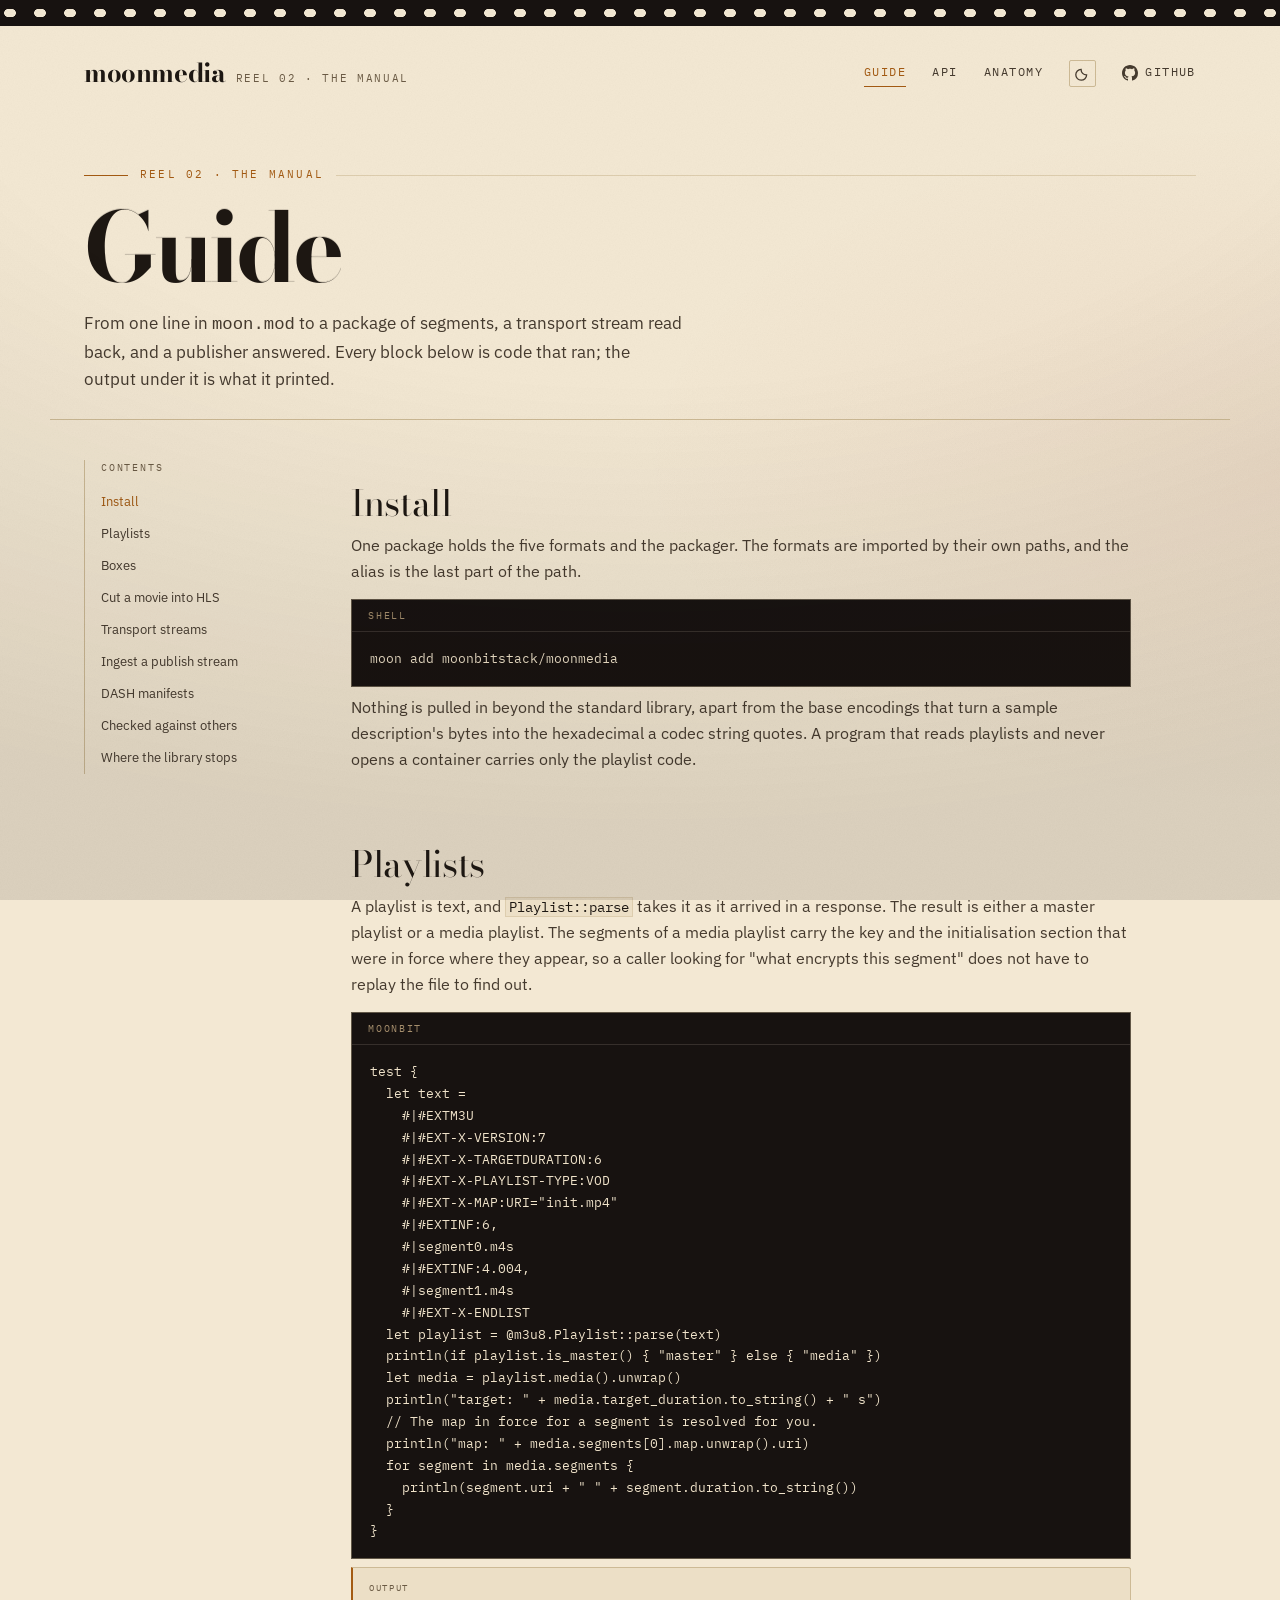
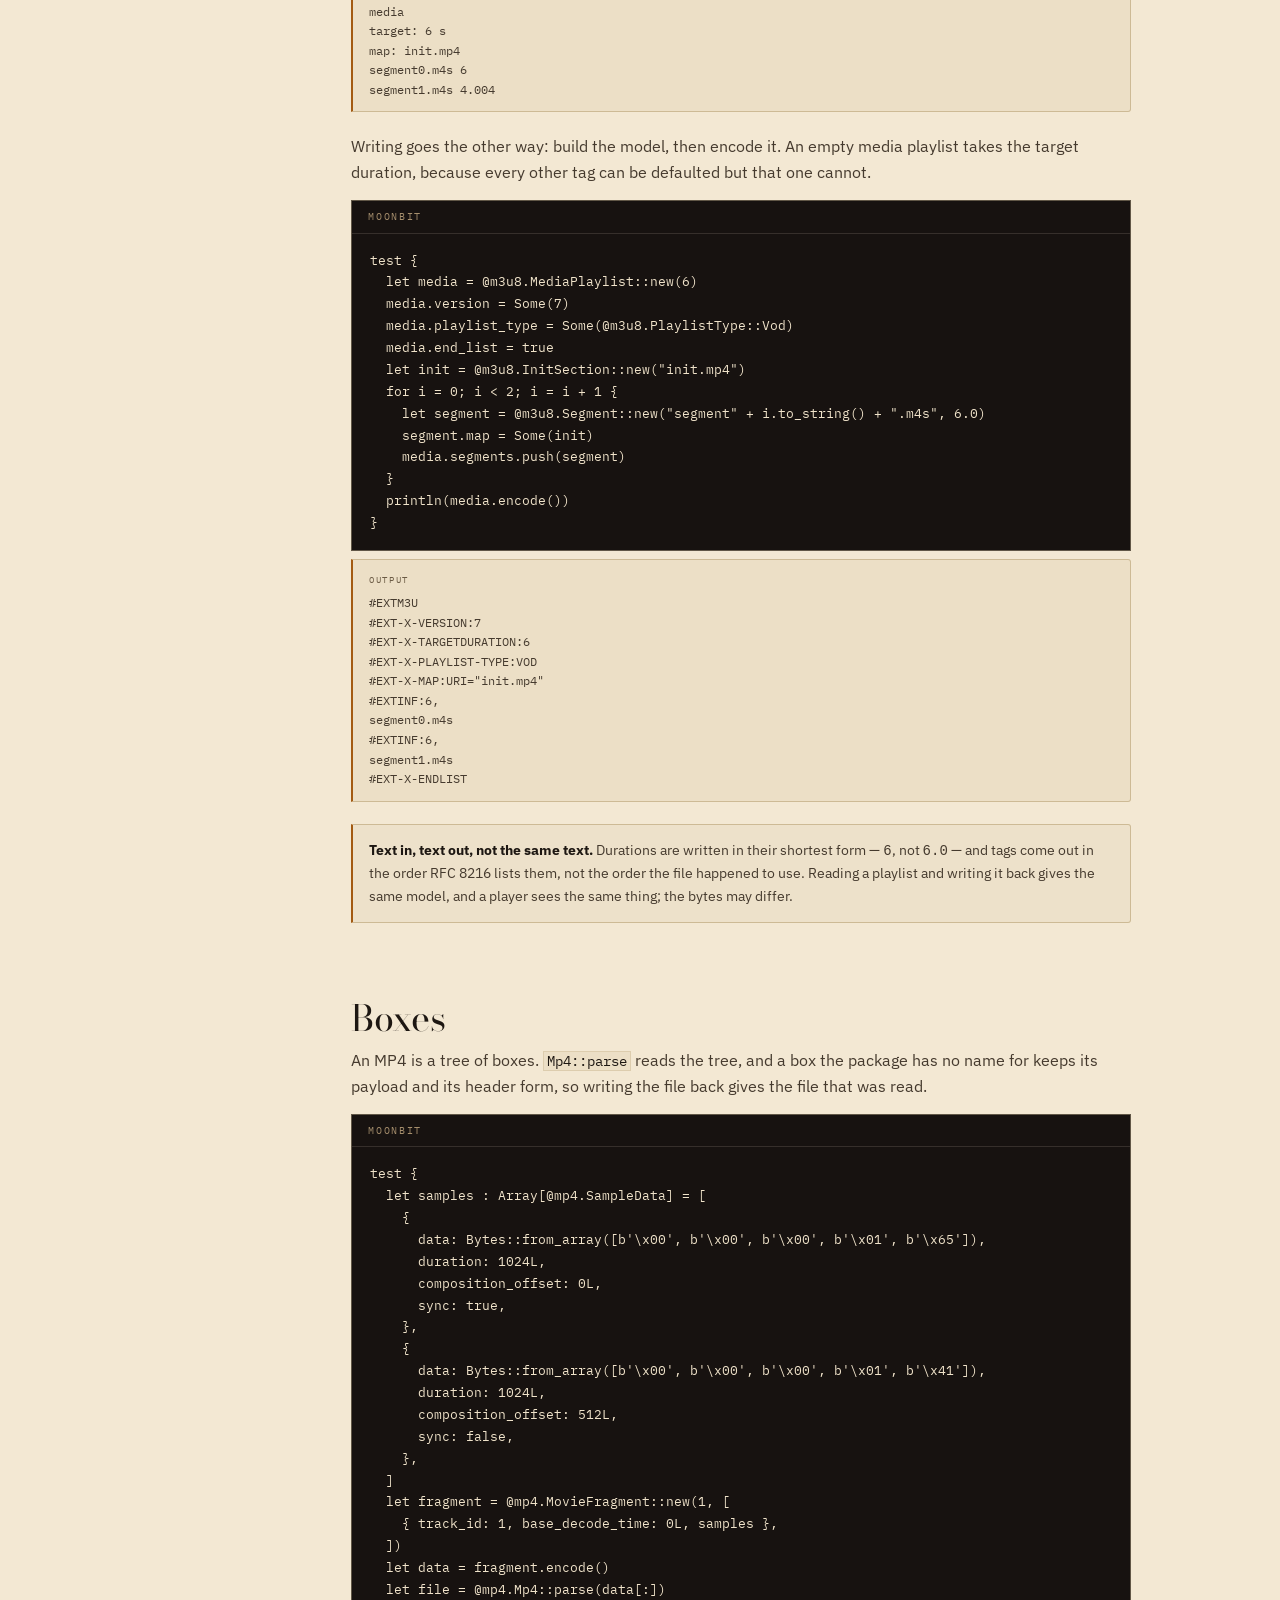
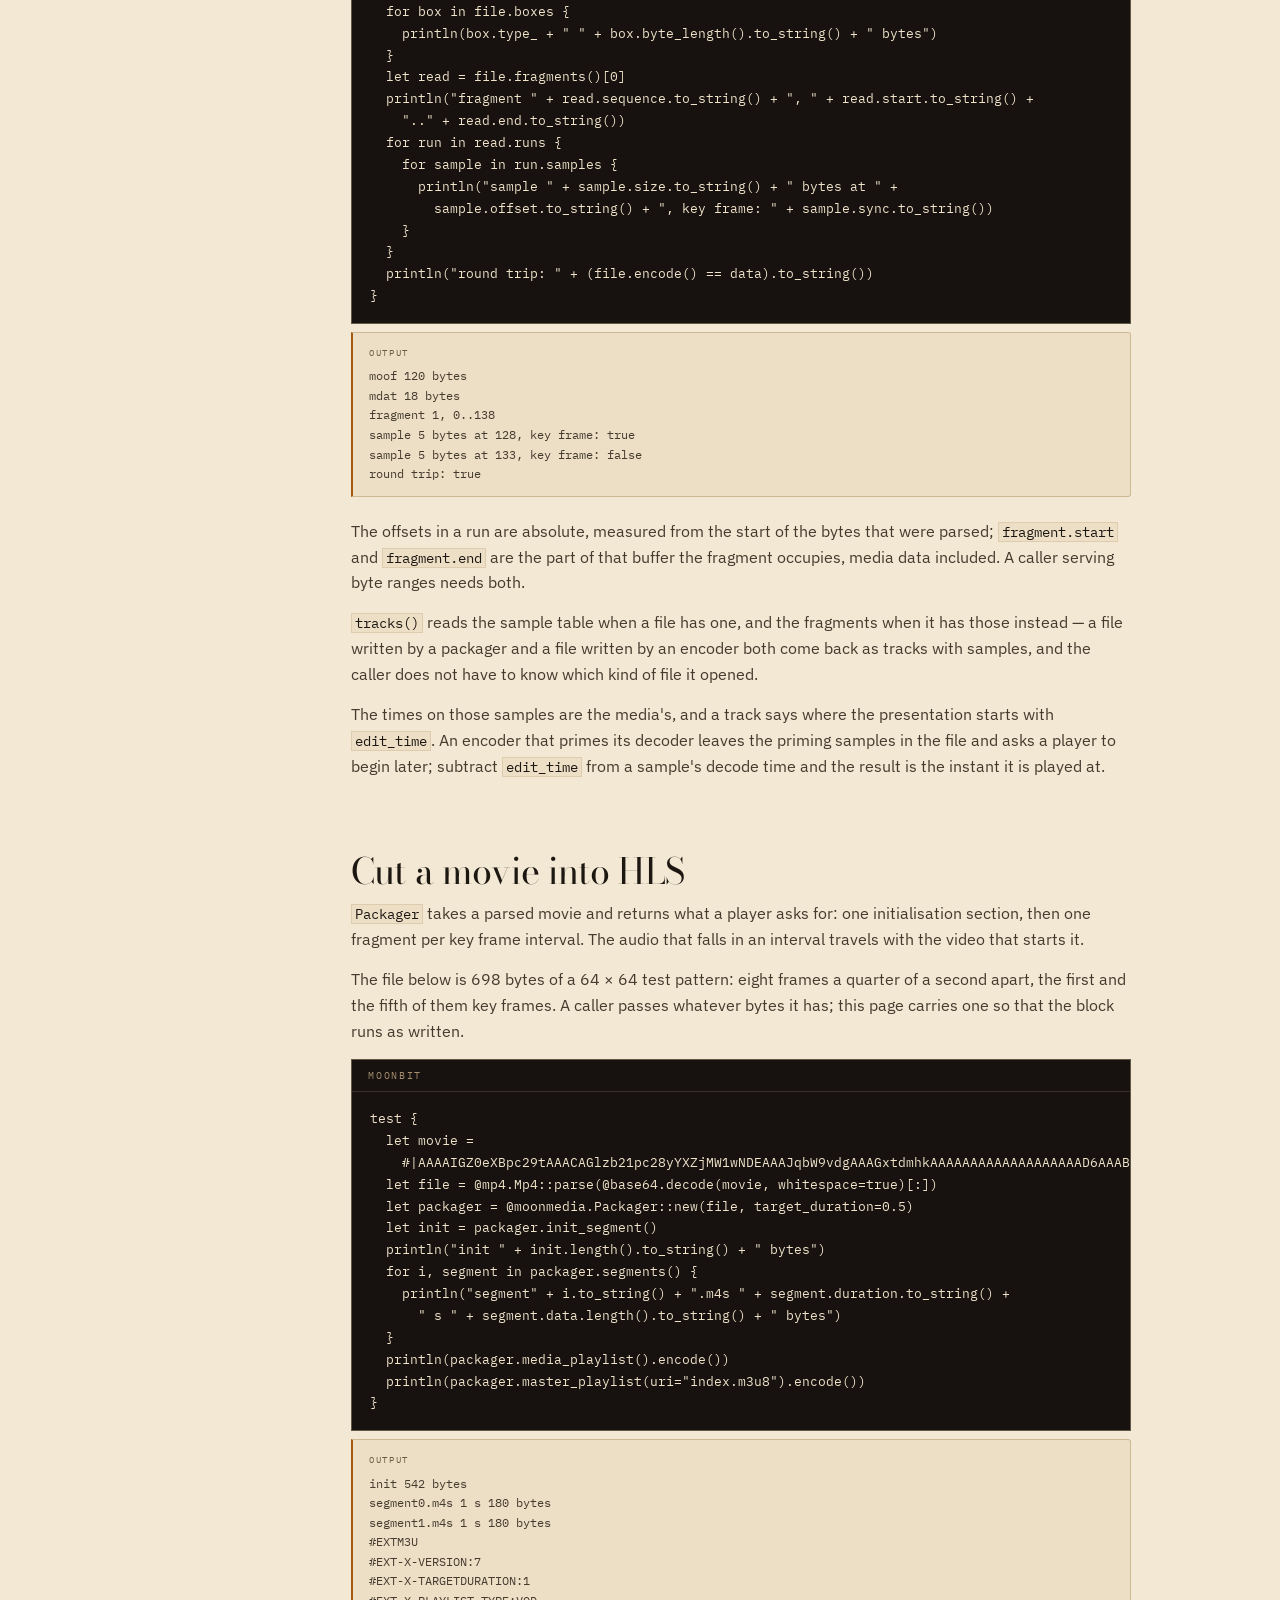
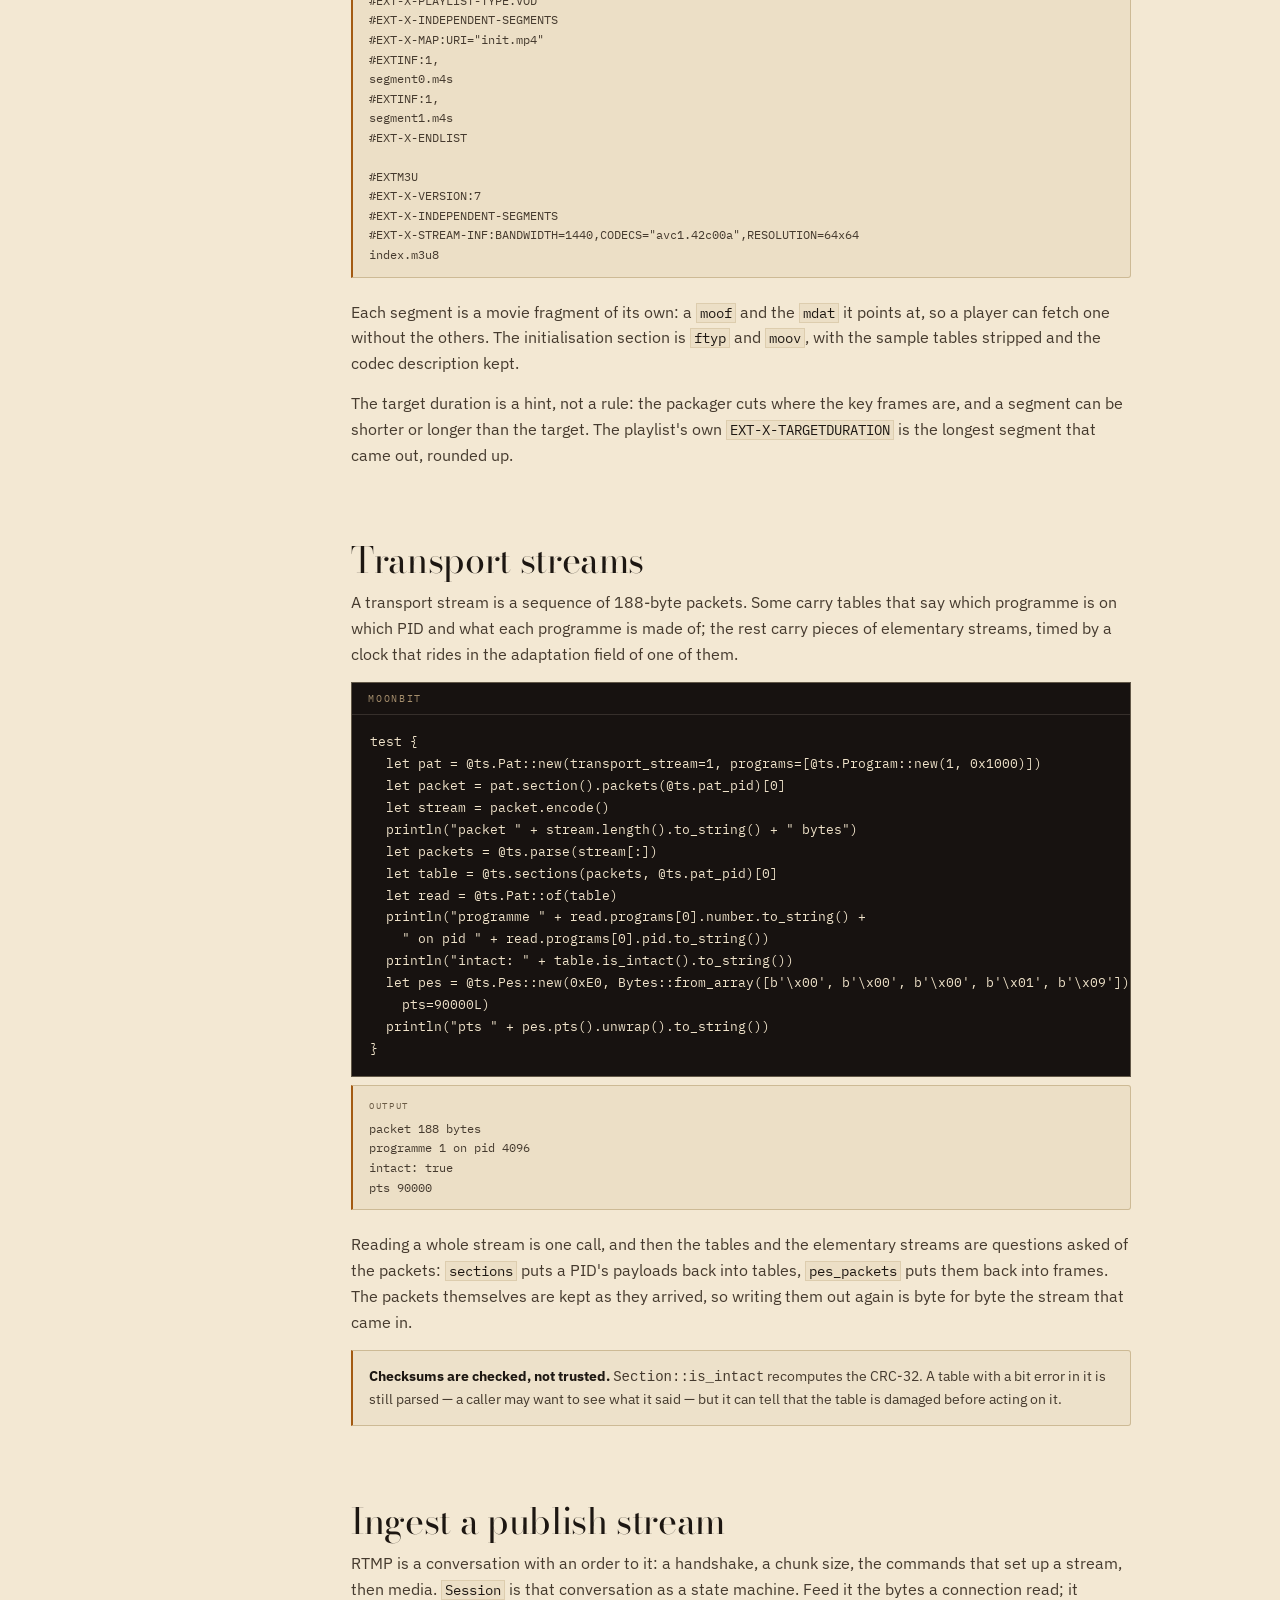
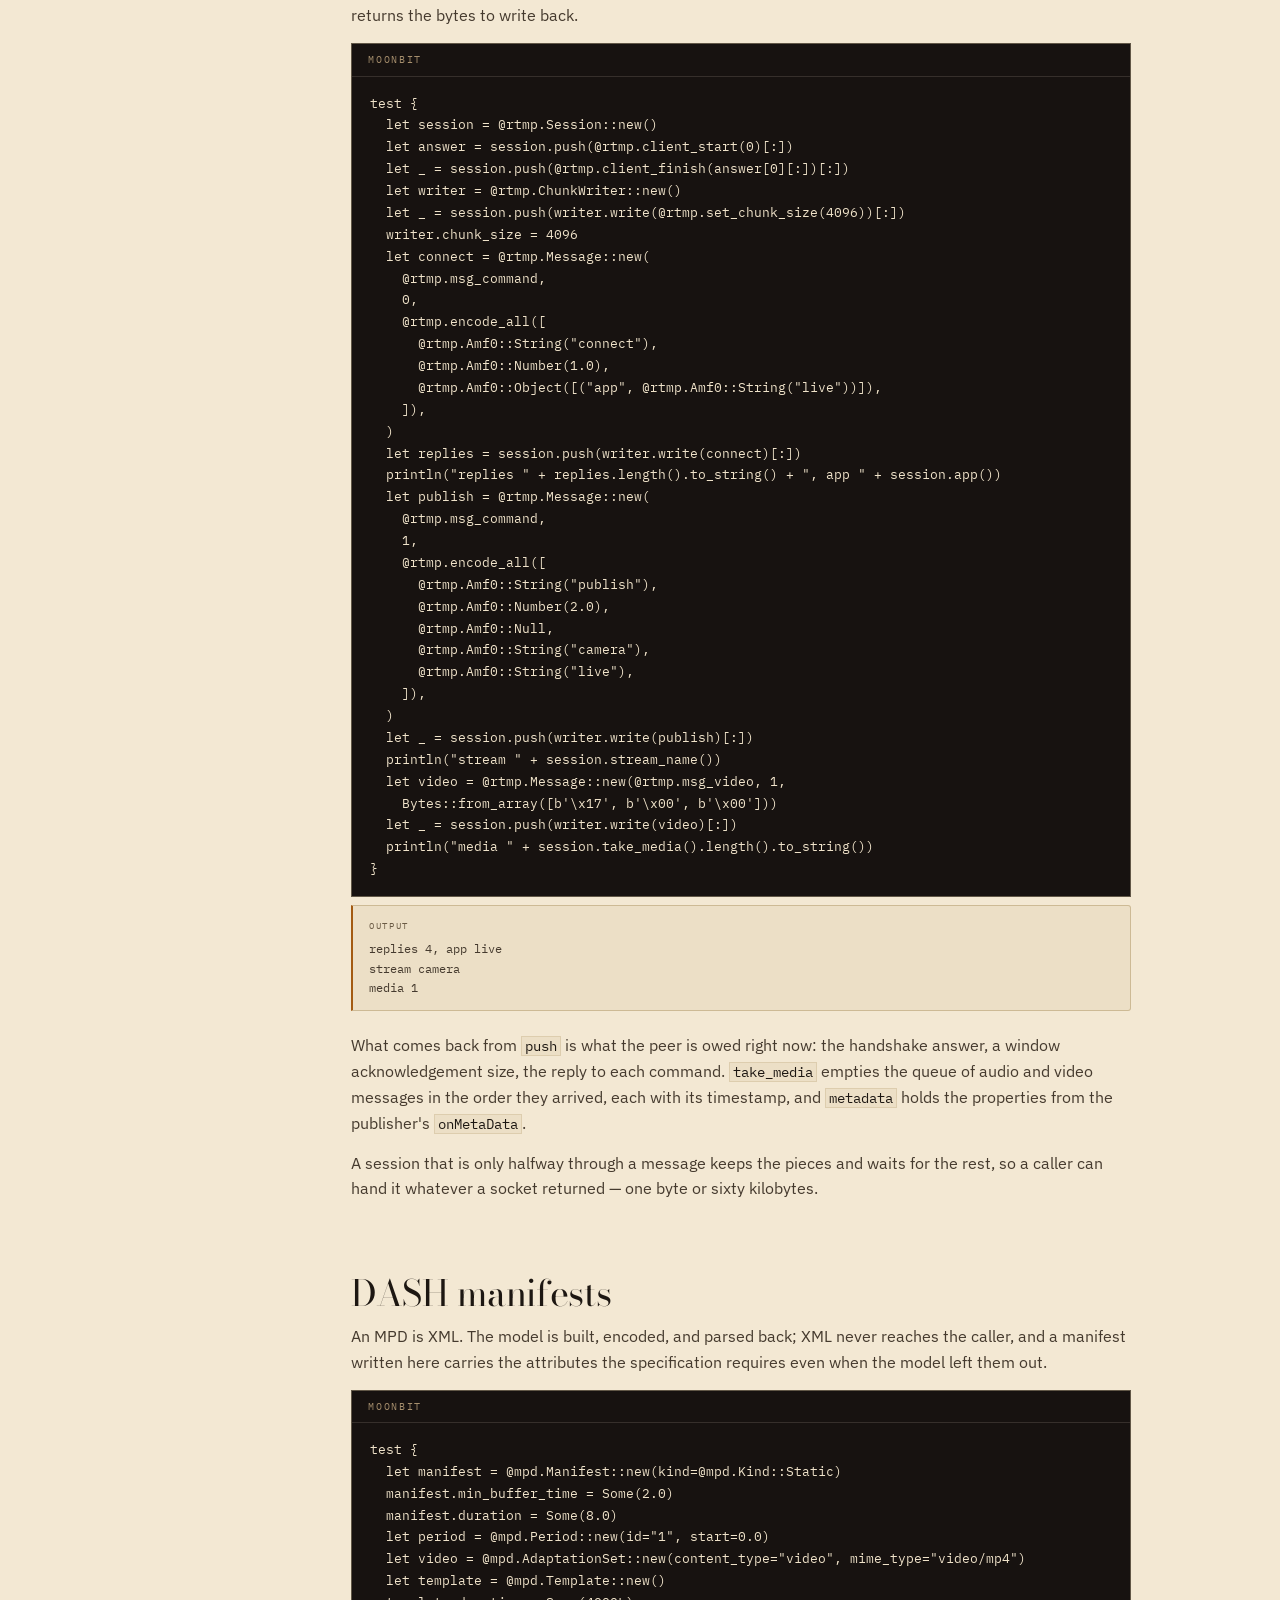
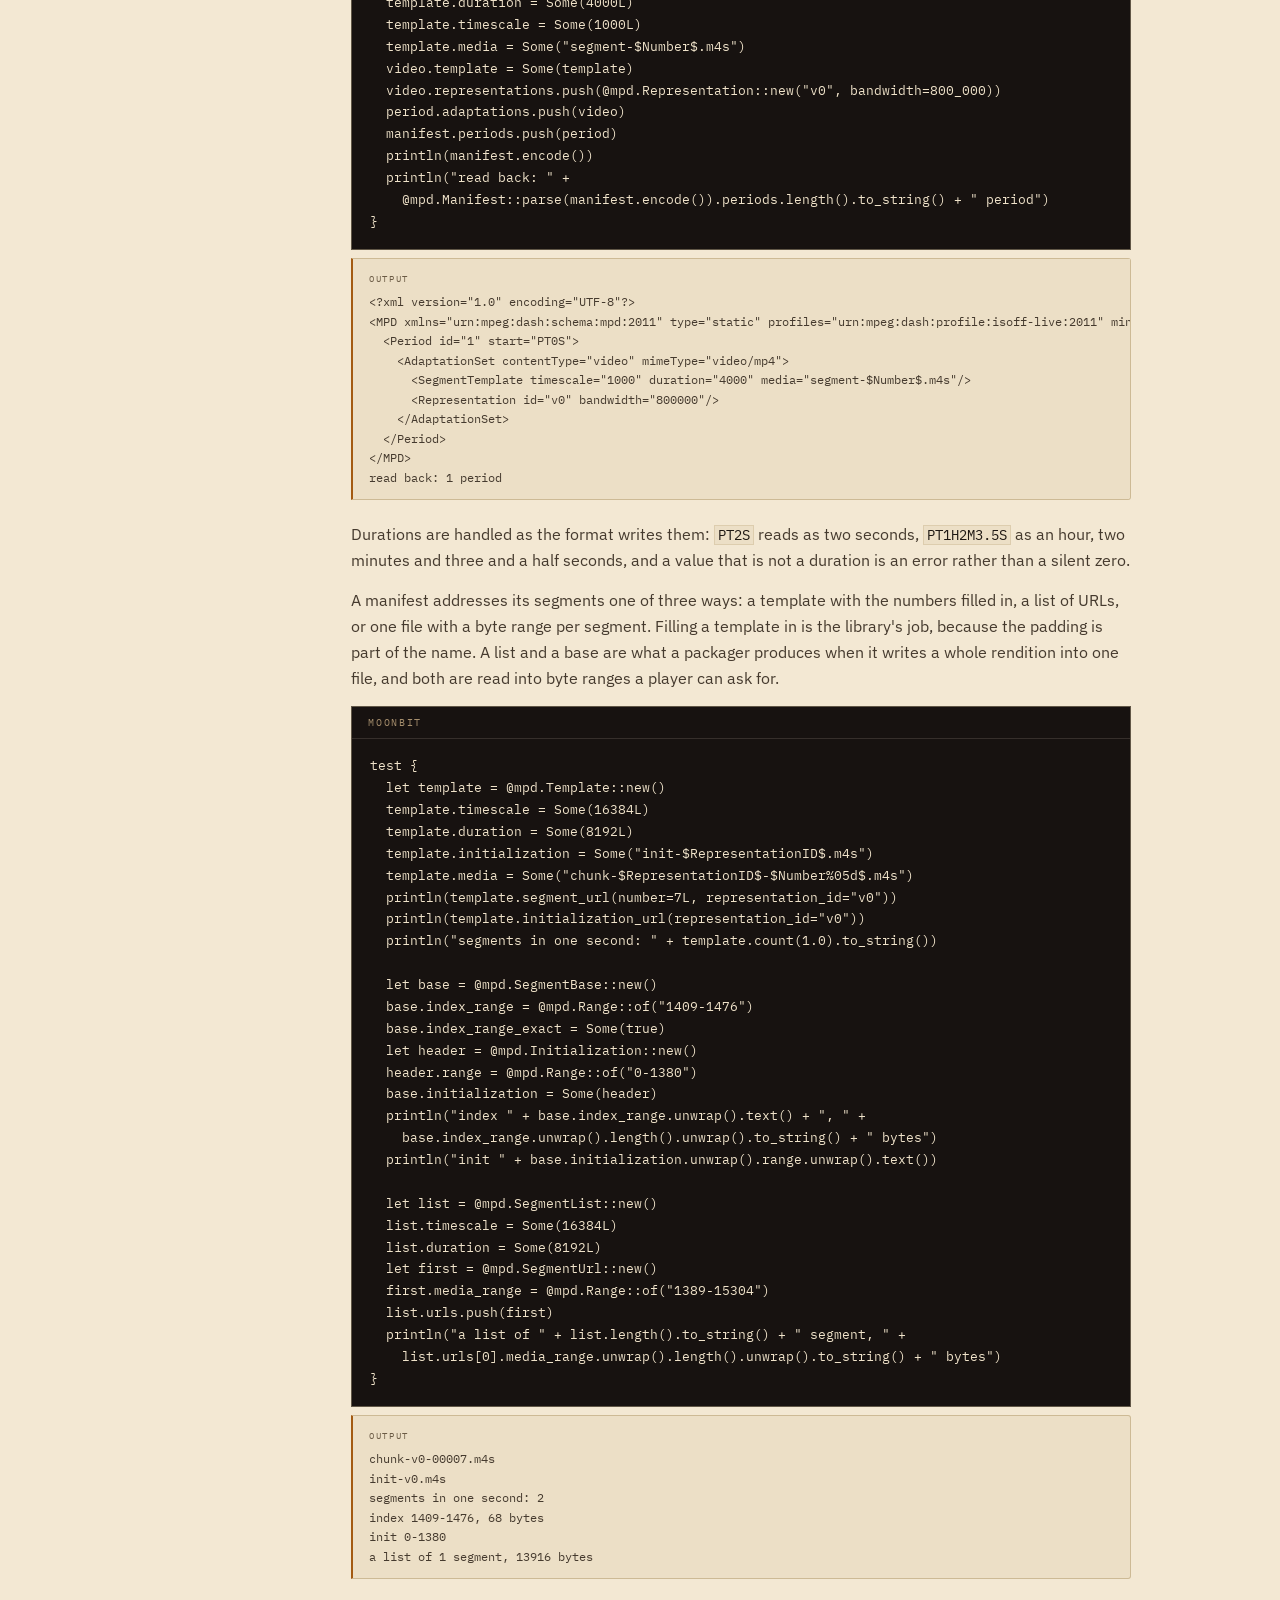
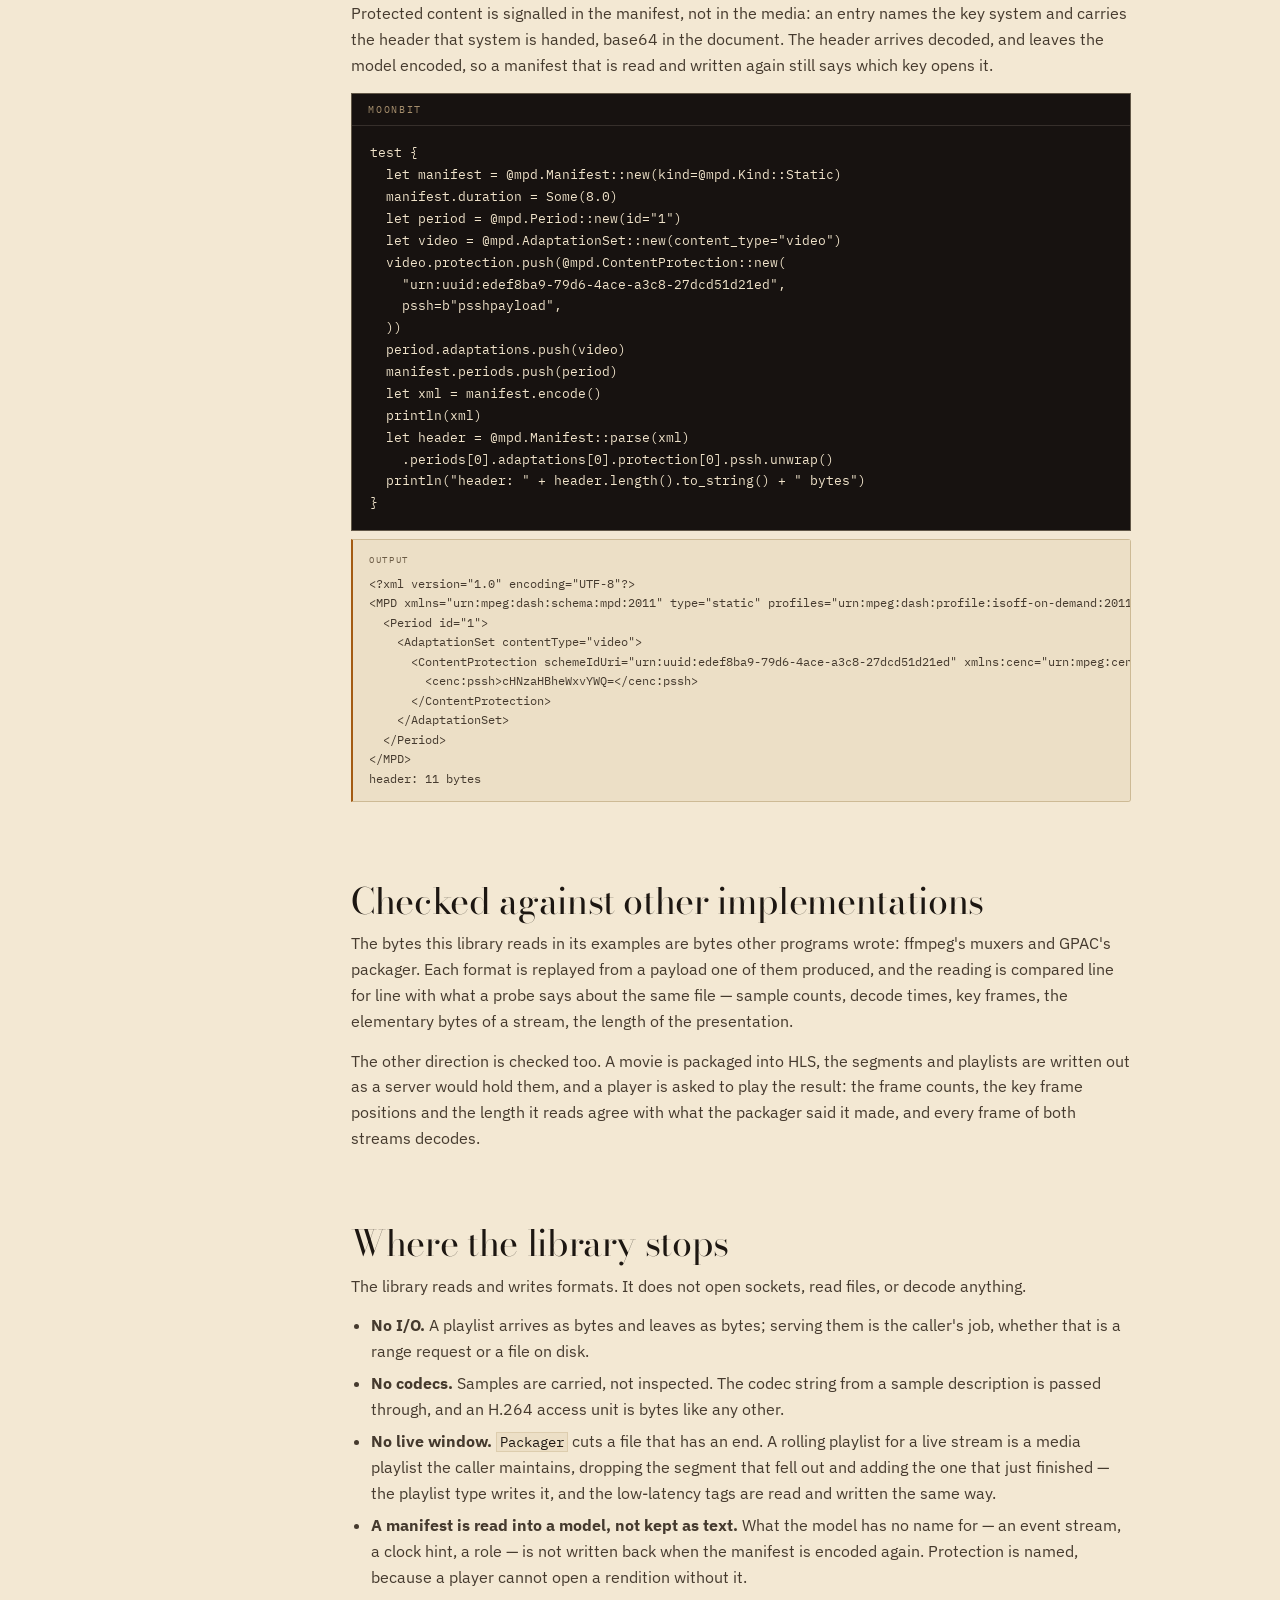
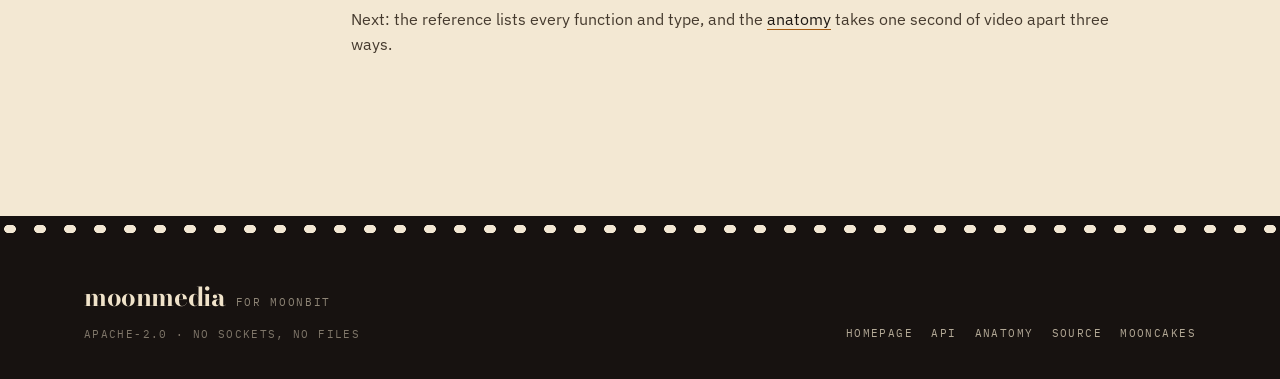
<file: docs/guide.html>
<!DOCTYPE html>
<html lang="en">
<head>
<meta charset="utf-8">
<meta name="viewport" content="width=device-width, initial-scale=1">
<title>Guide — moonmedia</title>
<meta name="description" content="Install moonmedia, read and write HLS playlists, walk an MP4, cut a movie into segments, read transport streams, ingest RTMP and write DASH manifests.">
<script>
  // The stock is chosen before the first paint: a stored choice beats the
  // system one, and nothing flashes in the wrong colour.
  try {
    const choice = localStorage.getItem("moonmedia-theme");
    if (choice === "light" || choice === "dark") {
      document.documentElement.dataset.theme = choice;
    }
  } catch {}
</script>
<link rel="icon" href="favicon.svg" type="image/svg+xml">
<link rel="preconnect" href="https://fonts.googleapis.com">
<link rel="preconnect" href="https://fonts.gstatic.com" crossorigin>
<link rel="stylesheet" href="https://fonts.googleapis.com/css2?family=Bodoni+Moda:ital,opsz,wght@0,6..96,400;0,6..96,700;1,6..96,400&family=IBM+Plex+Mono:wght@400;500&family=IBM+Plex+Sans:wght@400;500;600&display=swap">
<link rel="stylesheet" href="style.css">
<script type="module" src="scrollbar.js"></script>
</head>
<body>
<div class="grain" aria-hidden="true"></div>
<div class="vignette" aria-hidden="true"></div>
<div class="scroll-rail" aria-hidden="true"></div>

<div class="perf" aria-hidden="true"></div>
<header class="site-head">
  <a class="brand" href="index.html">
    <b>moonmedia</b>
    <span>Reel 02 · The manual</span>
  </a>
  <nav class="nav" aria-label="Site">
    <a href="guide.html" aria-current="page">Guide</a>
    <a href="api.html">API</a>
    <a href="anatomy.html">Anatomy</a>
    <button class="theme-toggle" type="button" aria-label="Switch to light theme">
      <svg class="icon sun" viewBox="0 0 16 16" aria-hidden="true"><circle cx="8" cy="8" r="3.1" fill="none" stroke="currentColor" stroke-width="1.3"/><path d="M8 1.4v1.5M8 13.1v1.5M1.4 8h1.5M13.1 8h1.5M3.4 3.4l1.1 1.1M11.5 11.5l1.1 1.1M12.6 3.4l-1.1 1.1M4.5 11.5l-1.1 1.1" fill="none" stroke="currentColor" stroke-width="1.3"/></svg>
      <svg class="icon moon" viewBox="0 0 16 16" aria-hidden="true"><path d="M11.6 9.9A5.3 5.3 0 0 1 6.1 4.4a5.4 5.4 0 1 0 5.5 5.5Z" fill="none" stroke="currentColor" stroke-width="1.3"/></svg>
    </button>
    <a class="github" href="https://github.com/moonbitstack/moonmedia">
      <svg class="icon" viewBox="0 0 16 16" aria-hidden="true"><path fill="currentColor" d="M8 0C3.58 0 0 3.58 0 8c0 3.54 2.29 6.53 5.47 7.59.4.07.55-.17.55-.38 0-.19-.01-.82-.01-1.49-2.01.37-2.53-.49-2.69-.94-.09-.23-.48-.94-.82-1.13-.28-.15-.68-.52-.01-.53.63-.01 1.08.58 1.23.82.72 1.21 1.87.87 2.33.66.07-.52.28-.87.51-1.07-1.78-.2-3.64-.89-3.64-3.95 0-.87.31-1.59.82-2.15-.08-.2-.36-1.02.08-2.12 0 0 .67-.21 2.2.82.64-.18 1.32-.27 2-.27.68 0 1.36.09 2 .27 1.53-1.04 2.2-.82 2.2-.82.44 1.1.16 1.92.08 2.12.51.56.82 1.27.82 2.15 0 3.07-1.87 3.75-3.65 3.95.29.25.54.73.54 1.48 0 1.07-.01 1.93-.01 2.2 0 .21.15.46.55.38A8.01 8.01 0 0 0 16 8c0-4.42-3.58-8-8-8Z"/></svg>
      <span>GitHub</span>
    </a>
  </nav>
</header>

<main>
  <div class="wrap page-head">
    <p class="reel">Reel 02 · The manual</p>
    <h1>Guide</h1>
    <p class="lede">
      From one line in <code>moon.mod</code> to a package of segments, a
      transport stream read back, and a publisher answered. Every block below
      is code that ran; the output under it is what it printed.
    </p>
  </div>

  <div class="wrap layout">
    <nav class="toc" aria-label="Contents">
      <p>Contents</p>
      <a href="#install">Install</a>
      <a href="#playlists">Playlists</a>
      <a href="#boxes">Boxes</a>
      <a href="#package">Cut a movie into HLS</a>
      <a href="#transport">Transport streams</a>
      <a href="#ingest">Ingest a publish stream</a>
      <a href="#manifest">DASH manifests</a>
      <a href="#checked">Checked against others</a>
      <a href="#limits">Where the library stops</a>
    </nav>
    <article class="prose">
    <section id="install">
      <h2>Install</h2>
<p>One package holds the five formats and the packager. The formats are
imported by their own paths, and the alias is the last part of the path.</p><div class="code"><span class="label">shell</span><pre>moon add moonbitstack/moonmedia</pre></div><p>Nothing is pulled in beyond the standard library, apart from the base
encodings that turn a sample description's bytes into the hexadecimal a codec
string quotes. A program that reads playlists and never opens a container
carries only the playlist code.</p>
    </section>
    <section id="playlists">
      <h2>Playlists</h2>
<p>A playlist is text, and <code>Playlist::parse</code> takes it as it arrived
in a response. The result is either a master playlist or a media playlist.
The segments of a media playlist carry the key and the initialisation section
that were in force where they appear, so a caller looking for "what encrypts
this segment" does not have to replay the file to find out.</p><div class="code"><span class="label">moonbit</span><pre>test {
  let text =
    #|#EXTM3U
    #|#EXT-X-VERSION:7
    #|#EXT-X-TARGETDURATION:6
    #|#EXT-X-PLAYLIST-TYPE:VOD
    #|#EXT-X-MAP:URI="init.mp4"
    #|#EXTINF:6,
    #|segment0.m4s
    #|#EXTINF:4.004,
    #|segment1.m4s
    #|#EXT-X-ENDLIST
  let playlist = @m3u8.Playlist::parse(text)
  println(if playlist.is_master() { "master" } else { "media" })
  let media = playlist.media().unwrap()
  println("target: " + media.target_duration.to_string() + " s")
  // The map in force for a segment is resolved for you.
  println("map: " + media.segments[0].map.unwrap().uri)
  for segment in media.segments {
    println(segment.uri + " " + segment.duration.to_string())
  }
}</pre></div><div class="out">media
target: 6 s
map: init.mp4
segment0.m4s 6
segment1.m4s 4.004</div><p>Writing goes the other way: build the model, then encode it. An empty media
playlist takes the target duration, because every other tag can be defaulted
but that one cannot.</p><div class="code"><span class="label">moonbit</span><pre>test {
  let media = @m3u8.MediaPlaylist::new(6)
  media.version = Some(7)
  media.playlist_type = Some(@m3u8.PlaylistType::Vod)
  media.end_list = true
  let init = @m3u8.InitSection::new("init.mp4")
  for i = 0; i &lt; 2; i = i + 1 {
    let segment = @m3u8.Segment::new("segment" + i.to_string() + ".m4s", 6.0)
    segment.map = Some(init)
    media.segments.push(segment)
  }
  println(media.encode())
}</pre></div><div class="out">#EXTM3U
#EXT-X-VERSION:7
#EXT-X-TARGETDURATION:6
#EXT-X-PLAYLIST-TYPE:VOD
#EXT-X-MAP:URI="init.mp4"
#EXTINF:6,
segment0.m4s
#EXTINF:6,
segment1.m4s
#EXT-X-ENDLIST</div><div class="note"><b>Text in, text out, not the same text.</b> Durations are
written in their shortest form — <code>6</code>, not <code>6.0</code> — and
tags come out in the order RFC 8216 lists them, not the order the file
happened to use. Reading a playlist and writing it back gives the same model,
and a player sees the same thing; the bytes may differ.</div>
    </section>
    <section id="boxes">
      <h2>Boxes</h2>
<p>An MP4 is a tree of boxes. <code>Mp4::parse</code> reads the tree, and a box
the package has no name for keeps its payload and its header form, so writing
the file back gives the file that was read.</p><div class="code"><span class="label">moonbit</span><pre>test {
  let samples : Array[@mp4.SampleData] = [
    {
      data: Bytes::from_array([b'\x00', b'\x00', b'\x00', b'\x01', b'\x65']),
      duration: 1024L,
      composition_offset: 0L,
      sync: true,
    },
    {
      data: Bytes::from_array([b'\x00', b'\x00', b'\x00', b'\x01', b'\x41']),
      duration: 1024L,
      composition_offset: 512L,
      sync: false,
    },
  ]
  let fragment = @mp4.MovieFragment::new(1, [
    { track_id: 1, base_decode_time: 0L, samples },
  ])
  let data = fragment.encode()
  let file = @mp4.Mp4::parse(data[:])
  for box in file.boxes {
    println(box.type_ + " " + box.byte_length().to_string() + " bytes")
  }
  let read = file.fragments()[0]
  println("fragment " + read.sequence.to_string() + ", " + read.start.to_string() +
    ".." + read.end.to_string())
  for run in read.runs {
    for sample in run.samples {
      println("sample " + sample.size.to_string() + " bytes at " +
        sample.offset.to_string() + ", key frame: " + sample.sync.to_string())
    }
  }
  println("round trip: " + (file.encode() == data).to_string())
}</pre></div><div class="out">moof 120 bytes
mdat 18 bytes
fragment 1, 0..138
sample 5 bytes at 128, key frame: true
sample 5 bytes at 133, key frame: false
round trip: true</div><p>The offsets in a run are absolute, measured from the start of the bytes that
were parsed; <code>fragment.start</code> and <code>fragment.end</code> are the
part of that buffer the fragment occupies, media data included. A caller
serving byte ranges needs both.</p>
<p><code>tracks()</code> reads the sample table when a file has one, and the
fragments when it has those instead — a file written by a packager and a file
written by an encoder both come back as tracks with samples, and the caller
does not have to know which kind of file it opened.</p>
<p>The times on those samples are the media's, and a track says where the
presentation starts with <code>edit_time</code>. An encoder that primes its
decoder leaves the priming samples in the file and asks a player to begin
later; subtract <code>edit_time</code> from a sample's decode time and the
result is the instant it is played at.</p>
    </section>
    <section id="package">
      <h2>Cut a movie into HLS</h2>
<p><code>Packager</code> takes a parsed movie and returns what a player asks
for: one initialisation section, then one fragment per key frame interval. The
audio that falls in an interval travels with the video that starts it.</p>
<p>The file below is 698 bytes of a 64 × 64 test pattern: eight frames a
quarter of a second apart, the first and the fifth of them key frames. A
caller passes whatever bytes it has; this page carries one so that the block
runs as written.</p>
<div class="code"><span class="label">moonbit</span><pre>test {
  let movie =
    #|[base64]//AAAAH2F2Y0MBQsAK/[base64]
  let file = @mp4.Mp4::parse(@base64.decode(movie, whitespace=true)[:])
  let packager = @moonmedia.Packager::new(file, target_duration=0.5)
  let init = packager.init_segment()
  println("init " + init.length().to_string() + " bytes")
  for i, segment in packager.segments() {
    println("segment" + i.to_string() + ".m4s " + segment.duration.to_string() +
      " s " + segment.data.length().to_string() + " bytes")
  }
  println(packager.media_playlist().encode())
  println(packager.master_playlist(uri="index.m3u8").encode())
}</pre></div><div class="out">init 542 bytes
segment0.m4s 1 s 180 bytes
segment1.m4s 1 s 180 bytes
#EXTM3U
#EXT-X-VERSION:7
#EXT-X-TARGETDURATION:1
#EXT-X-PLAYLIST-TYPE:VOD
#EXT-X-INDEPENDENT-SEGMENTS
#EXT-X-MAP:URI="init.mp4"
#EXTINF:1,
segment0.m4s
#EXTINF:1,
segment1.m4s
#EXT-X-ENDLIST

#EXTM3U
#EXT-X-VERSION:7
#EXT-X-INDEPENDENT-SEGMENTS
#EXT-X-STREAM-INF:BANDWIDTH=1440,CODECS="avc1.42c00a",RESOLUTION=64x64
index.m3u8</div><p>Each segment is a movie fragment of its own: a <code>moof</code> and the
<code>mdat</code> it points at, so a player can fetch one without the others.
The initialisation section is <code>ftyp</code> and <code>moov</code>, with
the sample tables stripped and the codec description kept.</p>
<p>The target duration is a hint, not a rule: the packager cuts where the
key frames are, and a segment can be shorter or longer than the target. The
playlist's own <code>EXT-X-TARGETDURATION</code> is the longest segment that
came out, rounded up.</p>
    </section>
    <section id="transport">
      <h2>Transport streams</h2>
<p>A transport stream is a sequence of 188-byte packets. Some carry tables
that say which programme is on which PID and what each programme is made of;
the rest carry pieces of elementary streams, timed by a clock that rides in
the adaptation field of one of them.</p><div class="code"><span class="label">moonbit</span><pre>test {
  let pat = @ts.Pat::new(transport_stream=1, programs=[@ts.Program::new(1, 0x1000)])
  let packet = pat.section().packets(@ts.pat_pid)[0]
  let stream = packet.encode()
  println("packet " + stream.length().to_string() + " bytes")
  let packets = @ts.parse(stream[:])
  let table = @ts.sections(packets, @ts.pat_pid)[0]
  let read = @ts.Pat::of(table)
  println("programme " + read.programs[0].number.to_string() +
    " on pid " + read.programs[0].pid.to_string())
  println("intact: " + table.is_intact().to_string())
  let pes = @ts.Pes::new(0xE0, Bytes::from_array([b'\x00', b'\x00', b'\x00', b'\x01', b'\x09']),
    pts=90000L)
  println("pts " + pes.pts().unwrap().to_string())
}</pre></div><div class="out">packet 188 bytes
programme 1 on pid 4096
intact: true
pts 90000</div><p>Reading a whole stream is one call, and then the tables and the elementary
streams are questions asked of the packets: <code>sections</code> puts a PID's
payloads back into tables, <code>pes_packets</code> puts them back into frames.
The packets themselves are kept as they arrived, so writing them out again is
byte for byte the stream that came in.</p>
<div class="note"><b>Checksums are checked, not trusted.</b>
<code>Section::is_intact</code> recomputes the CRC-32. A table with a bit error
in it is still parsed — a caller may want to see what it said — but it can tell
that the table is damaged before acting on it.</div>
    </section>
    <section id="ingest">
      <h2>Ingest a publish stream</h2>
<p>RTMP is a conversation with an order to it: a handshake, a chunk size, the
commands that set up a stream, then media. <code>Session</code> is that
conversation as a state machine. Feed it the bytes a connection read; it
returns the bytes to write back.</p><div class="code"><span class="label">moonbit</span><pre>test {
  let session = @rtmp.Session::new()
  let answer = session.push(@rtmp.client_start(0)[:])
  let _ = session.push(@rtmp.client_finish(answer[0][:])[:])
  let writer = @rtmp.ChunkWriter::new()
  let _ = session.push(writer.write(@rtmp.set_chunk_size(4096))[:])
  writer.chunk_size = 4096
  let connect = @rtmp.Message::new(
    @rtmp.msg_command,
    0,
    @rtmp.encode_all([
      @rtmp.Amf0::String("connect"),
      @rtmp.Amf0::Number(1.0),
      @rtmp.Amf0::Object([("app", @rtmp.Amf0::String("live"))]),
    ]),
  )
  let replies = session.push(writer.write(connect)[:])
  println("replies " + replies.length().to_string() + ", app " + session.app())
  let publish = @rtmp.Message::new(
    @rtmp.msg_command,
    1,
    @rtmp.encode_all([
      @rtmp.Amf0::String("publish"),
      @rtmp.Amf0::Number(2.0),
      @rtmp.Amf0::Null,
      @rtmp.Amf0::String("camera"),
      @rtmp.Amf0::String("live"),
    ]),
  )
  let _ = session.push(writer.write(publish)[:])
  println("stream " + session.stream_name())
  let video = @rtmp.Message::new(@rtmp.msg_video, 1,
    Bytes::from_array([b'\x17', b'\x00', b'\x00']))
  let _ = session.push(writer.write(video)[:])
  println("media " + session.take_media().length().to_string())
}</pre></div><div class="out">replies 4, app live
stream camera
media 1</div><p>What comes back from <code>push</code> is what the peer is owed right now:
the handshake answer, a window acknowledgement size, the reply to each
command. <code>take_media</code> empties the queue of audio and video messages
in the order they arrived, each with its timestamp, and
<code>metadata</code> holds the properties from the publisher's
<code>onMetaData</code>.</p>
<p>A session that is only halfway through a message keeps the pieces and waits
for the rest, so a caller can hand it whatever a socket returned — one byte or
sixty kilobytes.</p>
    </section>
    <section id="manifest">
      <h2>DASH manifests</h2>
<p>An MPD is XML. The model is built, encoded, and parsed back; XML never
reaches the caller, and a manifest written here carries the attributes the
specification requires even when the model left them out.</p><div class="code"><span class="label">moonbit</span><pre>test {
  let manifest = @mpd.Manifest::new(kind=@mpd.Kind::Static)
  manifest.min_buffer_time = Some(2.0)
  manifest.duration = Some(8.0)
  let period = @mpd.Period::new(id="1", start=0.0)
  let video = @mpd.AdaptationSet::new(content_type="video", mime_type="video/mp4")
  let template = @mpd.Template::new()
  template.duration = Some(4000L)
  template.timescale = Some(1000L)
  template.media = Some("segment-$Number$.m4s")
  video.template = Some(template)
  video.representations.push(@mpd.Representation::new("v0", bandwidth=800_000))
  period.adaptations.push(video)
  manifest.periods.push(period)
  println(manifest.encode())
  println("read back: " +
    @mpd.Manifest::parse(manifest.encode()).periods.length().to_string() + " period")
}</pre></div><div class="out">&lt;?xml version="1.0" encoding="UTF-8"?&gt;
&lt;MPD xmlns="urn:mpeg:dash:schema:mpd:2011" type="static" profiles="urn:mpeg:dash:profile:isoff-live:2011" minBufferTime="PT2S" mediaPresentationDuration="PT8S"&gt;
  &lt;Period id="1" start="PT0S"&gt;
    &lt;AdaptationSet contentType="video" mimeType="video/mp4"&gt;
      &lt;SegmentTemplate timescale="1000" duration="4000" media="segment-$Number$.m4s"/&gt;
      &lt;Representation id="v0" bandwidth="800000"/&gt;
    &lt;/AdaptationSet&gt;
  &lt;/Period&gt;
&lt;/MPD&gt;
read back: 1 period</div><p>Durations are handled as the format writes them: <code>PT2S</code> reads as
two seconds, <code>PT1H2M3.5S</code> as an hour, two minutes and three and a
half seconds, and a value that is not a duration is an error rather than a
silent zero.</p>
<p>A manifest addresses its segments one of three ways: a template with the
numbers filled in, a list of URLs, or one file with a byte range per segment.
Filling a template in is the library's job, because the padding is part of the
name. A list and a base are what a packager produces when it writes a whole
rendition into one file, and both are read into byte ranges a player can ask
for.</p><div class="code"><span class="label">moonbit</span><pre>test {
  let template = @mpd.Template::new()
  template.timescale = Some(16384L)
  template.duration = Some(8192L)
  template.initialization = Some("init-$RepresentationID$.m4s")
  template.media = Some("chunk-$RepresentationID$-$Number%05d$.m4s")
  println(template.segment_url(number=7L, representation_id="v0"))
  println(template.initialization_url(representation_id="v0"))
  println("segments in one second: " + template.count(1.0).to_string())

  let base = @mpd.SegmentBase::new()
  base.index_range = @mpd.Range::of("1409-1476")
  base.index_range_exact = Some(true)
  let header = @mpd.Initialization::new()
  header.range = @mpd.Range::of("0-1380")
  base.initialization = Some(header)
  println("index " + base.index_range.unwrap().text() + ", " +
    base.index_range.unwrap().length().unwrap().to_string() + " bytes")
  println("init " + base.initialization.unwrap().range.unwrap().text())

  let list = @mpd.SegmentList::new()
  list.timescale = Some(16384L)
  list.duration = Some(8192L)
  let first = @mpd.SegmentUrl::new()
  first.media_range = @mpd.Range::of("1389-15304")
  list.urls.push(first)
  println("a list of " + list.length().to_string() + " segment, " +
    list.urls[0].media_range.unwrap().length().unwrap().to_string() + " bytes")
}</pre></div><div class="out">chunk-v0-00007.m4s
init-v0.m4s
segments in one second: 2
index 1409-1476, 68 bytes
init 0-1380
a list of 1 segment, 13916 bytes</div>
<p>Protected content is signalled in the manifest, not in the media: an entry
names the key system and carries the header that system is handed, base64 in
the document. The header arrives decoded, and leaves the model encoded, so a
manifest that is read and written again still says which key opens it.</p><div class="code"><span class="label">moonbit</span><pre>test {
  let manifest = @mpd.Manifest::new(kind=@mpd.Kind::Static)
  manifest.duration = Some(8.0)
  let period = @mpd.Period::new(id="1")
  let video = @mpd.AdaptationSet::new(content_type="video")
  video.protection.push(@mpd.ContentProtection::new(
    "urn:uuid:edef8ba9-79d6-4ace-a3c8-27dcd51d21ed",
    pssh=b"psshpayload",
  ))
  period.adaptations.push(video)
  manifest.periods.push(period)
  let xml = manifest.encode()
  println(xml)
  let header = @mpd.Manifest::parse(xml)
    .periods[0].adaptations[0].protection[0].pssh.unwrap()
  println("header: " + header.length().to_string() + " bytes")
}</pre></div><div class="out">&lt;?xml version="1.0" encoding="UTF-8"?&gt;
&lt;MPD xmlns="urn:mpeg:dash:schema:mpd:2011" type="static" profiles="urn:mpeg:dash:profile:isoff-on-demand:2011" minBufferTime="PT2S" mediaPresentationDuration="PT8S"&gt;
  &lt;Period id="1"&gt;
    &lt;AdaptationSet contentType="video"&gt;
      &lt;ContentProtection schemeIdUri="urn:uuid:edef8ba9-79d6-4ace-a3c8-27dcd51d21ed" xmlns:cenc="urn:mpeg:cenc:2013"&gt;
        &lt;cenc:pssh&gt;cHNzaHBheWxvYWQ=&lt;/cenc:pssh&gt;
      &lt;/ContentProtection&gt;
    &lt;/AdaptationSet&gt;
  &lt;/Period&gt;
&lt;/MPD&gt;
header: 11 bytes</div>
    </section>
    <section id="checked">
      <h2>Checked against other implementations</h2>
<p>The bytes this library reads in its examples are bytes other programs
wrote: ffmpeg's muxers and GPAC's packager. Each format is replayed from a
payload one of them produced, and the reading is compared line for line with
what a probe says about the same file — sample counts, decode times, key
frames, the elementary bytes of a stream, the length of the presentation.</p>
<p>The other direction is checked too. A movie is packaged into HLS, the
segments and playlists are written out as a server would hold them, and a
player is asked to play the result: the frame counts, the key frame positions
and the length it reads agree with what the packager said it made, and every
frame of both streams decodes.</p>
    </section>
    <section id="limits">
      <h2>Where the library stops</h2>
<p>The library reads and writes formats. It does not open sockets, read files,
or decode anything.</p>
<ul>
  <li><b>No I/O.</b> A playlist arrives as bytes and leaves as bytes; serving
  them is the caller's job, whether that is a range request or a file on
  disk.</li>
  <li><b>No codecs.</b> Samples are carried, not inspected. The codec string
  from a sample description is passed through, and an H.264 access unit is
  bytes like any other.</li>
  <li><b>No live window.</b> <code>Packager</code> cuts a file that has an
  end. A rolling playlist for a live stream is a media playlist the caller
  maintains, dropping the segment that fell out and adding the one that just
  finished — the playlist type writes it, and the low-latency tags are read
  and written the same way.</li>
  <li><b>A manifest is read into a model, not kept as text.</b> What the model
  has no name for — an event stream, a clock hint, a role — is not written back
  when the manifest is encoded again. Protection is named, because a player
  cannot open a rendition without it.</li>
</ul>
<p>Next: the reference lists every function and type, and the
<a href="anatomy.html">anatomy</a> takes one second of video apart three
ways.</p>
    </section>
    </article>
  </div>
</main>

<footer class="site-foot">
  <div class="perf" aria-hidden="true"></div>
  <div class="inner">
    <div>
      <a class="brand" href="index.html"><b>moonmedia</b> <span>for MoonBit</span></a>
      <p>Apache-2.0 · No sockets, no files</p>
    </div>
    <nav aria-label="Footer">
      <a href="index.html">Homepage</a>
      <a href="api.html">API</a>
      <a href="anatomy.html">Anatomy</a>
      <a href="https://github.com/moonbitstack/moonmedia">Source</a>
      <a href="https://mooncakes.io/docs/moonbitstack/moonmedia">mooncakes</a>
    </nav>
  </div>
</footer>

<script src="site.js" defer></script>
</body>
</html>
</file>
<file: docs/style.css>
/* moonmedia — the archive. A film stock look: aged paper, film black, one
   amber light. Every colour is a variable, so the dark theme swaps the stock
   rather than patching the pages. */

:root {
  color-scheme: light;
  --paper: #f3e8d3;
  --paper-2: #ecdfc6;
  --paper-3: #e2d2b4;
  --ink: #1d1712;
  --ink-2: #453a2e;
  --muted: #6b5b45;
  --rule: #cdba95;
  --rule-soft: #ddcdae;
  --amber: #a35a12;
  --amber-2: #c9822f;
  --stamp: #9b3324;
  --edge: #1d1712;
  --film: #171210;
  --film-2: #241b16;
  --hole: #f3e8d3;
  --frame-bg: #f3e8d3;
  --on-amber: #1a1208;
  --code-bg: #171210;
  --code-ink: #f0e3ca;
  --code-dim: #a68f6d;
  --selection: #e6cfa4;
  --display: "Bodoni Moda", "Times New Roman", serif;
  --ui: "IBM Plex Sans", system-ui, -apple-system, "Segoe UI", sans-serif;
  --mono: "IBM Plex Mono", ui-monospace, "SFMono-Regular", Menlo, monospace;
  --max: 1180px;
  --gap: clamp(18px, 3vw, 34px);
  --grain-opacity: 0.055;
  --grain-blend: multiply;
  --vignette-opacity: 0.5;
}

/* The screening room. One palette, two ways to reach it: a reader who pressed
   the button, and a system that asked for dark and a reader who has not
   chosen. Both blocks hold the same tokens on purpose — add a colour, add it
   to both. */
:root[data-theme="dark"] {
  color-scheme: dark;
  --paper: #14100d;
  --paper-2: #1c1713;
  --paper-3: #251d17;
  --ink: #ece0c8;
  --ink-2: #cdba9c;
  --muted: #a08d72;
  --rule: #3a2f25;
  --rule-soft: #2b221b;
  --amber: #e0a458;
  --amber-2: #f0bd76;
  --stamp: #d9684f;
  --edge: #000;
  --film: #0c0a08;
  --film-2: #161210;
  --hole: #2b2119;
  --frame-bg: #1f1915;
  --on-amber: #160e05;
  --code-bg: #0c0a08;
  --code-ink: #e9dcc3;
  --code-dim: #8c7a61;
  --selection: #4a3826;
  --grain-opacity: 0.07;
  --grain-blend: screen;
  --vignette-opacity: 0.7;
}

@media (prefers-color-scheme: dark) {
  :root:not([data-theme="light"]) {
    color-scheme: dark;
    --paper: #14100d;
    --paper-2: #1c1713;
    --paper-3: #251d17;
    --ink: #ece0c8;
    --ink-2: #cdba9c;
    --muted: #a08d72;
    --rule: #3a2f25;
    --rule-soft: #2b221b;
    --amber: #e0a458;
    --amber-2: #f0bd76;
    --stamp: #d9684f;
    --edge: #000;
    --film: #0c0a08;
    --film-2: #161210;
    --hole: #2b2119;
    --frame-bg: #1f1915;
    --on-amber: #160e05;
    --code-bg: #0c0a08;
    --code-ink: #e9dcc3;
    --code-dim: #8c7a61;
    --selection: #4a3826;
    --grain-opacity: 0.07;
    --grain-blend: screen;
    --vignette-opacity: 0.7;
  }
}

*,
*::before,
*::after {
  box-sizing: border-box;
}

html {
  font-variant-ligatures: no-contextual;
  -webkit-text-size-adjust: 100%;
}

html,
button,
input,
textarea,
select {
  font-variant-ligatures: no-contextual;
}

body {
  margin: 0;
  overflow-x: clip;
  background-color: var(--paper);
  background-image:
    radial-gradient(1100px 520px at 8% -8%, color-mix(in oklab, var(--amber) 9%, transparent), transparent 70%),
    radial-gradient(900px 480px at 100% 4%, color-mix(in oklab, var(--stamp) 6%, transparent), transparent 72%);
  color: var(--ink);
  font-family: var(--ui);
  font-size: 16px;
  line-height: 1.62;
  text-rendering: optimizeLegibility;
}

::selection {
  background: var(--selection);
  color: var(--ink);
}


/* Screen furniture — the header, the tabs, the strip, the readouts — does not
   take a text selection, and nothing in it starts a drag ghost when it is
   pulled at. Prose, code, signatures and the playlist log still select: those
   are the things a reader copies. */
.perf,
.grain,
.vignette,
.site-head,
.brand,
.nav,
.reel,
.strip-note,
.strip,
.frame,
h1,
.numbers,
.card .idx,
.intertitle,
.demo-head,
.presets,
.chip,
.verdict,
.cues,
.demo-foot,
.stamp,
.teaser .kicker,
.page-head .reel,
.toc,
.tabs,
.tab,
.frames,
.reel-frame,
.cuts,
.cut,
.readout,
.ruler,
.ruler-note,
.bytes,
.legend,
.tree,
.box-row,
.api-side,
.pkg > h2,
.group,
.entry .kind,
.site-foot {
  -webkit-user-select: none;
  user-select: none;
  -webkit-touch-callout: none;
}

a,
img,
svg,
button,
.frame,
.btn,
.chip,
.tab,
.cut,
.reel-frame {
  -webkit-user-drag: none;
}

/* Form fields and the log opt back in, whatever they sit inside. */
textarea,
input,
.prose,
.prose p,
.prose li,
.prose table,
.doc,
.sig,
.fields,
.variants,
pre,
.lede,
.card p,
.print {
  -webkit-user-select: text;
  user-select: text;
}

/* The page itself has no scrollbar: the rail on the right edge is the
   indicator, and it is not there until the page has moved. The boxes that do
   scroll — code, the log, the cue sheet, the strip — keep a bar, drawn to
   match the stock they sit on. */
@supports not selector(::-webkit-scrollbar) {
  html {
    scrollbar-width: none;
  }
}

html::-webkit-scrollbar {
  width: 0;
  height: 0;
}

::-webkit-scrollbar {
  width: 12px;
  height: 12px;
}

::-webkit-scrollbar-track {
  background: var(--paper-2);
}

::-webkit-scrollbar-thumb {
  background: var(--rule);
  border: 3px solid var(--paper-2);
  border-radius: 0;
}

::-webkit-scrollbar-thumb:hover {
  background: var(--amber-2);
}

::-webkit-scrollbar-corner {
  background: var(--paper-2);
}


/* A strip of sprockets down the right edge. It appears after the first scroll
   and leaves when the page is back at the top, so nothing sits on the paper
   while the reader is still on the first frame. */
.scroll-rail {
  position: fixed;
  top: 0;
  right: 0;
  bottom: 0;
  width: 18px;
  z-index: 55;
  pointer-events: none;
  opacity: 0;
  transition: opacity 240ms ease;
  background-color: transparent;
  border-left: 1px solid var(--rule-soft);
  background-image: radial-gradient(3.5px 3px at 50% 50%, var(--rule) 96%, transparent 100%);
  background-size: 18px 22px;
}

.scroll-rail.on {
  opacity: 1;
}

@media (width <= 860px) {
  .scroll-rail {
    display: none;
  }
}

/* The grain and the vignette sit above the page, below the text, and take no
   clicks. Both are faint: the theme is a print, not a filter. */
.grain,
.vignette {
  position: fixed;
  inset: 0;
  z-index: 60;
  pointer-events: none;
}

.grain {
  opacity: var(--grain-opacity);
  mix-blend-mode: var(--grain-blend);
  background-image: url("data:image/svg+xml,%3Csvg xmlns='http://www.w3.org/2000/svg' width='160' height='160'%3E%3Cfilter id='n'%3E%3CfeTurbulence type='fractalNoise' baseFrequency='0.82' numOctaves='3' stitchTiles='stitch'/%3E%3CfeColorMatrix type='saturate' values='0'/%3E%3C/filter%3E%3Crect width='160' height='160' filter='url(%23n)'/%3E%3C/svg%3E");
  background-size: 160px 160px;
  animation: grain-shift 7s steps(6) infinite;
}

@keyframes grain-shift {
  0% { background-position: 0 0; }
  17% { background-position: -14px 9px; }
  33% { background-position: 9px -12px; }
  50% { background-position: -7px -6px; }
  67% { background-position: 12px 7px; }
  83% { background-position: -11px 12px; }
  100% { background-position: 0 0; }
}

.vignette {
  background: radial-gradient(120% 92% at 50% 0%, transparent 46%, color-mix(in oklab, var(--ink) 22%, transparent) 100%);
  opacity: var(--vignette-opacity);
}

/* The perforated edge of a strip. Two bands of holes, drawn as an ellipse
   gradient so they have the rounded shape of a real sprocket hole. */
.perf {
  height: 26px;
  background-color: var(--film);
  background-image: radial-gradient(6px 4.5px at 50% 50%, var(--hole) 96%, transparent 100%);
  background-size: 30px 26px;
  background-position: center;
  background-repeat: repeat-x;
}

.site-head {
  position: relative;
  display: flex;
  align-items: center;
  justify-content: space-between;
  gap: 18px;
  max-width: var(--max);
  margin-inline: auto;
  padding: 26px var(--gap) 20px;
}

.brand {
  display: inline-flex;
  align-items: baseline;
  gap: 10px;
  color: var(--ink);
  text-decoration: none;
}

.brand b {
  font-family: var(--display);
  font-size: 26px;
  font-weight: 700;
  letter-spacing: -0.015em;
}

.brand span {
  font-family: var(--mono);
  font-size: 10.5px;
  letter-spacing: 0.16em;
  text-transform: uppercase;
  color: var(--muted);
}

.nav {
  display: flex;
  align-items: center;
  gap: clamp(10px, 2.2vw, 26px);
  font-family: var(--mono);
  font-size: 11.5px;
  letter-spacing: 0.13em;
  text-transform: uppercase;
}

.nav a {
  display: inline-flex;
  align-items: center;
  gap: 7px;
  padding-block: 4px;
  color: var(--ink-2);
  text-decoration: none;
  border-bottom: 1px solid transparent;
}

.nav a:hover,
.nav a:focus-visible {
  color: var(--ink);
  border-bottom-color: var(--amber);
}

.nav a[aria-current="page"] {
  color: var(--amber);
  border-bottom-color: var(--amber);
}

/* The stock switch: a sun while the page is dark, a moon while it is light. */
.theme-toggle {
  display: inline-flex;
  align-items: center;
  justify-content: center;
  width: 27px;
  height: 27px;
  padding: 0;
  border: 1px solid var(--rule);
  border-radius: 2px;
  background: transparent;
  color: var(--ink-2);
  font-family: var(--mono);
  cursor: pointer;
  transition: color 120ms ease, border-color 120ms ease;
}

.theme-toggle:hover {
  color: var(--ink);
  border-color: var(--amber);
}

.theme-toggle .icon {
  width: 15px;
  height: 15px;
}

.theme-toggle .sun {
  display: none;
}

.theme-toggle[data-mode="dark"] .sun {
  display: block;
}

.theme-toggle[data-mode="dark"] .moon {
  display: none;
}

.nav .icon {
  width: 16px;
  height: 16px;
  flex: none;
}

main {
  display: block;
}

.wrap {
  width: 100%;
  max-width: var(--max);
  margin-inline: auto;
  padding-inline: var(--gap);
}

.hero {
  padding-block: clamp(26px, 5vw, 54px) 10px;
}

.reel {
  display: flex;
  align-items: center;
  gap: 12px;
  margin: 0 0 18px;
  font-family: var(--mono);
  font-size: 11px;
  letter-spacing: 0.2em;
  text-transform: uppercase;
  color: var(--amber);
}

.reel::before {
  content: "";
  width: 44px;
  height: 1px;
  background: currentColor;
}

.reel::after {
  content: "";
  flex: 1;
  height: 1px;
  background: var(--rule-soft);
}

h1 {
  margin: 0;
  font-family: var(--display);
  font-size: clamp(64px, 13.5vw, 176px);
  font-weight: 700;
  line-height: 0.86;
  letter-spacing: -0.035em;
  text-shadow: 0 1px 0 color-mix(in oklab, var(--paper) 70%, transparent), 0 -1px 0 color-mix(in oklab, var(--ink) 16%, transparent);
}

.hero-grid {
  display: grid;
  grid-template-columns: minmax(0, 1fr) 208px;
  gap: var(--gap);
  align-items: start;
}

.record {
  justify-self: end;
  margin-top: 6px;
  padding: 14px 16px 12px;
  border: 2px solid var(--stamp);
  outline: 1px solid var(--stamp);
  outline-offset: 3px;
  color: var(--stamp);
  font-family: var(--mono);
  font-size: 9.5px;
  letter-spacing: 0.2em;
  text-transform: uppercase;
  text-align: center;
  transform: rotate(-4deg);
  opacity: 0.82;
}

.record b {
  display: block;
  margin: 4px 0 2px;
  font-family: var(--display);
  font-size: 44px;
  font-weight: 400;
  letter-spacing: -0.02em;
  line-height: 1;
}

.record em {
  display: block;
  margin-top: 8px;
  padding-top: 8px;
  border-top: 1px solid color-mix(in oklab, var(--stamp) 45%, transparent);
  font-style: normal;
  font-size: 8.5px;
  letter-spacing: 0.16em;
}

.lede {
  max-width: 46ch;
  margin: 22px 0 0;
  font-size: clamp(17px, 1.35vw, 20px);
  line-height: 1.55;
  color: var(--ink-2);
}

.lede em {
  font-style: normal;
  color: var(--ink);
  border-bottom: 1px solid var(--amber);
}

.cta {
  display: flex;
  flex-wrap: wrap;
  gap: 14px;
  margin-top: 30px;
}

.btn {
  display: inline-flex;
  align-items: center;
  gap: 9px;
  padding: 11px 20px;
  border: 1px solid var(--edge);
  border-radius: 2px;
  background: var(--amber-2);
  color: var(--on-amber);
  font-family: var(--mono);
  font-size: 12px;
  font-weight: 500;
  letter-spacing: 0.12em;
  text-transform: uppercase;
  text-decoration: none;
  box-shadow: 3px 3px 0 var(--edge);
  transition: transform 120ms ease, box-shadow 120ms ease, background-color 120ms ease;
}

.btn:hover {
  transform: translate(-1px, -1px);
  box-shadow: 4px 4px 0 var(--edge);
}

.btn:active {
  transform: translate(2px, 2px);
  box-shadow: 1px 1px 0 var(--edge);
}

.btn.ghost {
  background: transparent;
  color: var(--ink);
}

.btn.ghost:hover {
  background: color-mix(in oklab, var(--paper-3) 70%, transparent);
}

.btn .icon {
  width: 15px;
  height: 15px;
}

/* The strip: five formats laid out like frames on a length of film. */
.strip-wrap {
  margin-block: clamp(34px, 5vw, 60px) 0;
  padding-block: 10px;
  transform: rotate(-1.1deg);
  overflow-x: auto;
  overflow-y: hidden;
  scroll-snap-type: x proximity;
}

.strip-wrap::-webkit-scrollbar {
  height: 8px;
}

.strip-wrap::-webkit-scrollbar-track {
  background: transparent;
}

.strip-wrap::-webkit-scrollbar-thumb {
  background: var(--rule);
  border: 0;
}

.frame {
  scroll-snap-align: start;
}

.strip {
  display: grid;
  grid-template-columns: repeat(5, minmax(178px, 1fr));
  gap: 16px;
  min-width: 940px;
  padding: 30px 22px;
  background: var(--film);
  box-shadow: 0 14px 34px -22px color-mix(in oklab, var(--ink) 80%, transparent);
}

.strip::before,
.strip::after {
  content: "";
  position: absolute;
  left: 0;
  right: 0;
  height: 12px;
  background-image: radial-gradient(5px 4px at 50% 50%, var(--hole) 96%, transparent 100%);
  background-size: 24px 12px;
  background-repeat: repeat-x;
}

.strip {
  position: relative;
}

.strip::before {
  top: 9px;
}

.strip::after {
  bottom: 9px;
}

.frame {
  display: flex;
  flex-direction: column;
  gap: 10px;
  padding: 10px 10px 8px;
  background: var(--frame-bg);
  border: 1px solid color-mix(in oklab, var(--film) 70%, var(--amber));
  color: var(--ink);
  text-decoration: none;
  transition: transform 160ms ease, background-color 160ms ease;
}

.frame:hover,
.frame:focus-visible {
  background: color-mix(in oklab, var(--paper) 82%, var(--amber-2));
  transform: translateY(-4px);
}

.frame svg {
  display: block;
  width: 100%;
  height: auto;
  aspect-ratio: 120 / 72;
}

.frame .fig {
  flex: 1;
  display: grid;
  place-items: center;
  padding: 6px 2px;
  border-bottom: 1px dashed var(--rule);
}

.frame .cap {
  display: flex;
  align-items: baseline;
  justify-content: space-between;
  gap: 8px;
  font-family: var(--mono);
}

.frame .cap b {
  font-size: 12.5px;
  font-weight: 500;
  letter-spacing: 0.04em;
}

.frame .cap span {
  font-size: 9.5px;
  letter-spacing: 0.14em;
  text-transform: uppercase;
  color: var(--muted);
}

.strip-note {
  margin: 14px 0 0;
  font-family: var(--mono);
  font-size: 10.5px;
  letter-spacing: 0.14em;
  text-transform: uppercase;
  color: var(--muted);
  text-align: right;
}

/* Key numbers. Constants only: 188 bytes will still be 188 bytes in a decade. */
.numbers {
  display: grid;
  grid-template-columns: repeat(5, minmax(0, 1fr));
  gap: 0;
  margin-block: clamp(46px, 7vw, 78px) 0;
  border-block: 1px solid var(--rule);
}

.num {
  padding: 22px 18px 20px;
  border-left: 1px solid var(--rule-soft);
}

.num:first-child {
  border-left: 0;
  padding-left: 0;
}

.num b {
  display: block;
  font-family: var(--display);
  font-size: clamp(28px, 3.2vw, 40px);
  font-weight: 400;
  line-height: 1;
  letter-spacing: -0.01em;
}

.num span {
  display: block;
  margin-top: 8px;
  font-family: var(--mono);
  font-size: 10.5px;
  letter-spacing: 0.12em;
  text-transform: uppercase;
  color: var(--muted);
  line-height: 1.45;
}

.section {
  padding-block: clamp(52px, 8vw, 96px) 0;
}

.section-head {
  display: flex;
  align-items: flex-end;
  justify-content: space-between;
  gap: 20px;
  margin-bottom: 30px;
  border-bottom: 1px solid var(--rule);
  padding-bottom: 14px;
}

.section-head h2 {
  margin: 0;
  font-family: var(--display);
  font-size: clamp(30px, 4vw, 46px);
  font-weight: 400;
  line-height: 1.05;
  letter-spacing: -0.02em;
}

.section-head .kicker {
  margin: 0 0 8px;
  font-family: var(--mono);
  font-size: 10.5px;
  letter-spacing: 0.2em;
  text-transform: uppercase;
  color: var(--amber);
}

.section-head > p {
  margin: 0;
  max-width: 36ch;
  color: var(--muted);
  font-size: 14.5px;
  text-align: right;
}

.cards {
  display: grid;
  grid-template-columns: repeat(3, minmax(0, 1fr));
  gap: 1px;
  background: var(--rule);
  border: 1px solid var(--rule);
}

.card {
  padding: 24px 22px 26px;
  background: var(--paper);
}

.card .idx {
  font-family: var(--mono);
  font-size: 10.5px;
  letter-spacing: 0.16em;
  color: var(--amber);
}

.card h3 {
  margin: 10px 0 8px;
  font-family: var(--display);
  font-size: 23px;
  font-weight: 400;
  line-height: 1.15;
  letter-spacing: -0.01em;
}

.card p {
  margin: 0;
  color: var(--ink-2);
  font-size: 14.5px;
  line-height: 1.6;
}

.card code {
  font-family: var(--mono);
  font-size: 0.88em;
  color: var(--ink);
  background: var(--paper-3);
  padding: 1px 4px;
}

/* The pull quote sits on a band of film, lettered like an intertitle. */
.intertitle {
  margin-block: clamp(52px, 8vw, 96px) 0;
  padding: 46px var(--gap) 42px;
  background: var(--film);
  color: var(--code-ink);
  text-align: center;
  position: relative;
}

.intertitle::before,
.intertitle::after {
  content: "";
  position: absolute;
  left: 0;
  right: 0;
  height: 12px;
  background-image: radial-gradient(5px 4px at 50% 50%, var(--hole) 96%, transparent 100%);
  background-size: 24px 12px;
  background-repeat: repeat-x;
}

.intertitle::before {
  top: 10px;
}

.intertitle::after {
  bottom: 10px;
}

.intertitle p {
  max-width: 30ch;
  margin: 0 auto;
  font-family: var(--display);
  font-size: clamp(24px, 3.4vw, 40px);
  font-style: italic;
  line-height: 1.25;
  letter-spacing: 0.005em;
}

.intertitle small {
  display: block;
  margin-top: 16px;
  font-family: var(--mono);
  font-size: 10.5px;
  letter-spacing: 0.22em;
  text-transform: uppercase;
  color: color-mix(in oklab, var(--code-ink) 55%, transparent);
}

/* The live parser. Left: the log as typed. Right: what the library made of it. */
.demo {
  border: 1px solid var(--rule);
  background: var(--paper-2);
  transition: border-color 160ms ease, box-shadow 160ms ease;
}

.demo:has(textarea:focus) {
  border-color: var(--amber);
  box-shadow: 0 0 0 3px color-mix(in oklab, var(--amber) 18%, transparent);
}

.demo-head {
  display: flex;
  align-items: center;
  justify-content: space-between;
  gap: 14px;
  padding: 12px 16px;
  border-bottom: 1px solid var(--rule);
  font-family: var(--mono);
  font-size: 10.5px;
  letter-spacing: 0.16em;
  text-transform: uppercase;
  color: var(--muted);
}

.demo-head .dots {
  display: flex;
  gap: 5px;
}

.demo-head .dots i {
  width: 7px;
  height: 7px;
  border-radius: 50%;
  background: var(--rule);
}

.demo-body {
  display: grid;
  grid-template-columns: minmax(0, 1fr) minmax(0, 1.05fr);
}

.log {
  display: flex;
  flex-direction: column;
  border-right: 1px solid var(--rule);
  min-width: 0;
}

.log textarea {
  flex: 1;
  min-height: 330px;
  width: 100%;
  resize: vertical;
  padding: 18px;
  border: 0;
  background: transparent;
  color: var(--ink);
  font-family: var(--mono);
  font-size: 12.5px;
  line-height: 1.7;
  tab-size: 2;
  white-space: pre;
  overflow: auto;
  outline: none;
}

.presets {
  display: flex;
  flex-wrap: wrap;
  gap: 8px;
  padding: 12px 16px;
  border-top: 1px solid var(--rule);
}

.chip {
  padding: 5px 11px;
  border: 1px solid var(--rule);
  border-radius: 2px;
  background: var(--paper);
  color: var(--ink-2);
  font-family: var(--mono);
  font-size: 10.5px;
  letter-spacing: 0.1em;
  text-transform: uppercase;
  cursor: pointer;
}

.chip:hover {
  border-color: var(--amber);
  color: var(--ink);
}

.chip[aria-pressed="true"] {
  background: var(--ink);
  border-color: var(--ink);
  color: var(--paper);
}

.reader {
  display: flex;
  flex-direction: column;
  min-width: 0;
  background: var(--film);
  color: var(--code-ink);
  position: relative;
}

.verdict {
  display: flex;
  flex-wrap: wrap;
  align-items: center;
  gap: 8px 14px;
  padding: 14px 18px;
  border-bottom: 1px solid color-mix(in oklab, var(--code-ink) 16%, transparent);
  font-family: var(--mono);
  font-size: 11px;
  letter-spacing: 0.1em;
  text-transform: uppercase;
  color: color-mix(in oklab, var(--code-ink) 62%, transparent);
}

.verdict b {
  color: var(--amber-2);
  font-weight: 500;
}

.verdict > span::before {
  content: "·";
  margin-right: 9px;
  color: color-mix(in oklab, var(--code-ink) 30%, transparent);
}

.cues {
  max-height: 246px;
  overflow: auto;
  margin: 0;
  padding: 0;
  list-style: none;
}

.cues li {
  display: grid;
  grid-template-columns: 2.2em 5.4em 3.2em minmax(0, 1fr);
  gap: 10px;
  padding: 7px 18px;
  border-bottom: 1px solid color-mix(in oklab, var(--code-ink) 8%, transparent);
  font-family: var(--mono);
  font-size: 11.5px;
  color: color-mix(in oklab, var(--code-ink) 78%, transparent);
}

.cues li span:last-child {
  overflow: hidden;
  text-overflow: ellipsis;
  white-space: nowrap;
}

.cues li.head {
  color: color-mix(in oklab, var(--code-ink) 42%, transparent);
  font-size: 9.5px;
  letter-spacing: 0.16em;
  text-transform: uppercase;
  position: sticky;
  top: 0;
  background: var(--film);
}

.reader ::-webkit-scrollbar {
  width: 10px;
  height: 10px;
}

.reader ::-webkit-scrollbar-track {
  background: var(--film-2);
}

.reader ::-webkit-scrollbar-thumb {
  background: color-mix(in oklab, var(--code-ink) 22%, var(--film));
  border: 2px solid var(--film-2);
  border-radius: 0;
}

@supports not selector(::-webkit-scrollbar) {
  .cues,
  .print,
  .log textarea,
  .code pre {
    scrollbar-width: thin;
    scrollbar-color: color-mix(in oklab, var(--code-ink) 30%, var(--film)) var(--film-2);
  }
  .strip-wrap,
  .out,
  .prose .code pre {
    scrollbar-width: thin;
    scrollbar-color: var(--rule) transparent;
  }
}

.print {
  margin: 0;
  padding: 14px 18px 18px;
  border-top: 1px solid color-mix(in oklab, var(--code-ink) 16%, transparent);
  overflow: auto;
  max-height: 260px;
  font-family: var(--mono);
  font-size: 11.5px;
  line-height: 1.7;
  color: color-mix(in oklab, var(--code-ink) 88%, transparent);
  white-space: pre;
}

.stamp {
  position: absolute;
  inset-inline: 0;
  top: 104px;
  margin-inline: auto;
  width: max-content;
  max-width: 84%;
  padding: 10px 18px;
  border: 2px solid var(--stamp);
  border-radius: 3px;
  color: var(--stamp);
  font-family: var(--mono);
  font-size: 12px;
  letter-spacing: 0.08em;
  text-transform: uppercase;
  text-align: center;
  transform: rotate(-4deg);
  background: color-mix(in oklab, var(--film) 88%, transparent);
  mix-blend-mode: screen;
  pointer-events: none;
}

.stamp[hidden] {
  display: none;
}

.demo-foot {
  display: flex;
  flex-wrap: wrap;
  justify-content: space-between;
  gap: 10px;
  padding: 12px 16px;
  border-top: 1px solid var(--rule);
  font-size: 12.5px;
  color: var(--muted);
}

.demo-foot code {
  font-family: var(--mono);
  font-size: 0.92em;
  color: var(--ink-2);
}

.demo-foot a {
  color: var(--amber);
  text-decoration: none;
  border-bottom: 1px solid color-mix(in oklab, var(--amber) 45%, transparent);
}

.demo-foot a:hover {
  border-bottom-color: var(--amber);
}

/* The teaser for the anatomy page. */
.teaser {
  display: grid;
  grid-template-columns: minmax(0, 1.15fr) minmax(0, 1fr);
  gap: var(--gap);
  align-items: center;
  padding: 30px;
  border: 1px solid var(--rule);
  background: var(--paper-2);
}

.teaser h2 {
  margin: 6px 0 10px;
  font-family: var(--display);
  font-size: clamp(26px, 3.2vw, 38px);
  font-weight: 400;
  line-height: 1.1;
}

.teaser p {
  margin: 0 0 20px;
  max-width: 46ch;
  color: var(--ink-2);
  font-size: 15px;
}

.teaser svg {
  width: 100%;
  height: auto;
}

.install {
  display: grid;
  grid-template-columns: minmax(0, 1fr) minmax(0, 1fr);
  gap: var(--gap);
  align-items: center;
  padding-block: clamp(48px, 7vw, 80px) 0;
}

.install h2 {
  margin: 0 0 8px;
  font-family: var(--display);
  font-size: clamp(26px, 3vw, 36px);
  font-weight: 400;
}

.install p {
  margin: 0;
  color: var(--muted);
}

.code {
  position: relative;
  border: 1px solid color-mix(in oklab, var(--film) 55%, var(--rule));
  background: var(--code-bg);
  color: var(--code-ink);
}

.code pre::-webkit-scrollbar {
  width: 10px;
  height: 10px;
}

.code pre::-webkit-scrollbar-track {
  background: var(--code-bg);
}

.code pre::-webkit-scrollbar-thumb {
  background: color-mix(in oklab, var(--code-ink) 24%, var(--code-bg));
  border: 2px solid var(--code-bg);
}

.code pre::-webkit-scrollbar-thumb:hover {
  background: color-mix(in oklab, var(--code-ink) 40%, var(--code-bg));
}

.code pre {
  margin: 0;
  padding: 16px 18px;
  overflow: auto;
  font-family: var(--mono);
  font-size: 12.5px;
  line-height: 1.75;
  tab-size: 2;
  white-space: pre;
}

.code .copy {
  position: absolute;
  top: 8px;
  right: 8px;
  padding: 4px 9px;
  border: 1px solid color-mix(in oklab, var(--code-ink) 24%, transparent);
  border-radius: 2px;
  background: transparent;
  color: color-mix(in oklab, var(--code-ink) 65%, transparent);
  font-family: var(--mono);
  font-size: 9.5px;
  letter-spacing: 0.14em;
  text-transform: uppercase;
  cursor: pointer;
  opacity: 0;
  transition: opacity 120ms ease, color 120ms ease, border-color 120ms ease;
}

.code:hover .copy,
.code:focus-within .copy {
  opacity: 1;
}

.code .copy:hover {
  color: var(--code-ink);
  border-color: var(--code-ink);
}

.code .label {
  display: block;
  padding: 8px 16px;
  border-bottom: 1px solid color-mix(in oklab, var(--code-ink) 14%, transparent);
  font-family: var(--mono);
  font-size: 9.5px;
  letter-spacing: 0.18em;
  text-transform: uppercase;
  color: var(--code-dim);
}

.site-foot {
  margin-top: clamp(64px, 9vw, 110px);
  background: var(--film);
  color: var(--code-ink);
}

.site-foot .inner {
  max-width: var(--max);
  margin-inline: auto;
  padding: 34px var(--gap) 40px;
  display: flex;
  flex-wrap: wrap;
  align-items: flex-end;
  justify-content: space-between;
  gap: 22px;
}

.site-foot .brand b,
.site-foot .brand span {
  color: var(--code-ink);
}

.site-foot .brand span {
  color: color-mix(in oklab, var(--code-ink) 55%, transparent);
}

.site-foot p {
  margin: 8px 0 0;
  font-family: var(--mono);
  font-size: 10.5px;
  letter-spacing: 0.13em;
  text-transform: uppercase;
  color: color-mix(in oklab, var(--code-ink) 48%, transparent);
}

.site-foot nav {
  display: flex;
  flex-wrap: wrap;
  gap: 18px;
  font-family: var(--mono);
  font-size: 11px;
  letter-spacing: 0.13em;
  text-transform: uppercase;
}

.site-foot nav a {
  color: color-mix(in oklab, var(--code-ink) 72%, transparent);
  text-decoration: none;
  border-bottom: 1px solid transparent;
}

.site-foot nav a:hover {
  color: var(--code-ink);
  border-bottom-color: var(--amber-2);
}

/* ---------------------------------------------------------------------
   Inner pages: a guide, an anatomy, a reference. Same stock, quieter.
   --------------------------------------------------------------------- */

.page-head {
  padding-block: clamp(30px, 5vw, 52px) 26px;
  border-bottom: 1px solid var(--rule);
}

.page-head h1 {
  font-size: clamp(44px, 8vw, 96px);
  line-height: 0.94;
}

.page-head .lede {
  max-width: 60ch;
  margin-top: 18px;
}

.layout {
  display: grid;
  grid-template-columns: 216px minmax(0, 1fr);
  gap: clamp(26px, 4vw, 56px);
  align-items: start;
  padding-block: 40px 0;
}

.toc {
  position: sticky;
  top: 24px;
  font-size: 13px;
  border-left: 1px solid var(--rule);
  padding-left: 16px;
}

.toc p {
  margin: 0 0 10px;
  font-family: var(--mono);
  font-size: 10px;
  letter-spacing: 0.18em;
  text-transform: uppercase;
  color: var(--muted);
}

.toc a {
  display: block;
  padding: 5px 0;
  color: var(--ink-2);
  text-decoration: none;
  border-bottom: 1px solid transparent;
}

.toc a:hover {
  color: var(--ink);
}

.toc a.active {
  color: var(--amber);
}

.prose {
  min-width: 0;
  max-width: 78ch;
}

.prose > section {
  padding-block: 8px 34px;
  scroll-margin-top: 24px;
}

.prose h2 {
  margin: 14px 0 10px;
  font-family: var(--display);
  font-size: clamp(26px, 3.2vw, 36px);
  font-weight: 400;
  line-height: 1.15;
  letter-spacing: -0.01em;
}

.prose h3 {
  margin: 30px 0 8px;
  font-family: var(--ui);
  font-size: 12px;
  font-weight: 600;
  letter-spacing: 0.14em;
  text-transform: uppercase;
  color: var(--amber);
}

.prose p {
  margin: 0 0 14px;
  color: var(--ink-2);
}

.prose p strong {
  color: var(--ink);
  font-weight: 600;
}

.prose ul,
.prose ol {
  margin: 0 0 16px;
  padding-left: 20px;
  color: var(--ink-2);
}

.prose li {
  margin-bottom: 6px;
}

.prose a {
  color: var(--ink);
  text-decoration: none;
  border-bottom: 1px solid var(--amber);
}

.prose a:hover {
  background: color-mix(in oklab, var(--amber) 14%, transparent);
}

.prose .code {
  margin: 0 0 8px;
}

.prose .out {
  margin: 0 0 22px;
  padding: 12px 16px;
  border: 1px solid var(--rule);
  border-left: 2px solid var(--amber);
  border-radius: 0 3px 3px 0;
  background: var(--paper-2);
  color: var(--ink-2);
  font-family: var(--mono);
  font-size: 11.5px;
  line-height: 1.7;
  overflow: auto;
  white-space: pre;
}

.prose .out::before {
  content: "output";
  display: block;
  margin-bottom: 6px;
  font-size: 9px;
  letter-spacing: 0.18em;
  text-transform: uppercase;
  color: var(--muted);
}

.note {
  margin: 0 0 18px;
  padding: 14px 16px;
  border: 1px solid var(--rule);
  border-left: 2px solid var(--amber);
  border-radius: 0 3px 3px 0;
  background: color-mix(in oklab, var(--paper-2) 70%, transparent);
  font-size: 14px;
  color: var(--ink-2);
}

.note b {
  color: var(--ink);
}

.prose table {
  width: 100%;
  border-collapse: collapse;
  margin: 0 0 20px;
  font-size: 14px;
}

.prose th,
.prose td {
  padding: 8px 12px;
  border-bottom: 1px solid var(--rule-soft);
  text-align: left;
  vertical-align: top;
}

.prose th {
  font-family: var(--mono);
  font-size: 10px;
  font-weight: 500;
  letter-spacing: 0.14em;
  text-transform: uppercase;
  color: var(--muted);
  border-bottom-color: var(--rule);
}

.prose td code,
.prose p code,
.prose li code {
  font-family: var(--mono);
  font-size: 0.88em;
  color: var(--ink);
  background: var(--paper-2);
  border: 1px solid var(--rule-soft);
  padding: 0 3px;
}

/* The anatomy page. */
.stage {
  border: 1px solid var(--rule);
  background: var(--paper-2);
}

.tabs {
  display: flex;
  flex-wrap: wrap;
  gap: 0;
  border-bottom: 1px solid var(--rule);
}

.tab {
  padding: 11px 18px;
  border: 0;
  border-right: 1px solid var(--rule);
  background: transparent;
  color: var(--muted);
  font-family: var(--mono);
  font-size: 10.5px;
  letter-spacing: 0.14em;
  text-transform: uppercase;
  cursor: pointer;
}

.tab:hover {
  color: var(--ink);
}

.tab[aria-selected="true"] {
  background: var(--film);
  color: var(--code-ink);
}

.panel {
  padding: 22px;
}

.panel[hidden] {
  display: none;
}

.panel h3 {
  margin: 0 0 4px;
  font-family: var(--display);
  font-size: 24px;
  font-weight: 400;
}

.panel > p {
  margin: 0 0 20px;
  max-width: 64ch;
  color: var(--muted);
  font-size: 14px;
}

.frames {
  display: flex;
  gap: 10px;
  padding: 10px 0 14px;
  overflow-x: auto;
}

.reel-frame {
  flex: none;
  width: 54px;
  height: 40px;
  border: 1px solid var(--rule);
  background: var(--paper);
  position: relative;
}

.reel-frame::after {
  content: "";
  position: absolute;
  inset: 5px;
  border: 1px solid var(--rule-soft);
}

.reel-frame.key {
  border-color: var(--amber);
}

.reel-frame.key::before {
  content: "";
  position: absolute;
  inset-inline: 0;
  top: -7px;
  height: 3px;
  background: var(--amber);
}

.reel-frame:hover {
  background: var(--paper-3);
}

.reel-frame.picked {
  background: color-mix(in oklab, var(--amber) 14%, var(--paper));
  border-color: var(--amber);
}

.reel-frame.muted {
  opacity: 0.4;
}

.cuts {
  display: flex;
  gap: 0;
  border: 1px solid var(--rule);
  background: var(--paper);
}

.cut {
  padding: 12px 14px;
  border-left: 1px dashed var(--rule);
  flex: 1;
  min-width: 0;
  cursor: pointer;
  background: transparent;
  border-block: 0;
  border-right: 0;
  text-align: left;
  font: inherit;
  color: inherit;
}

.cut:first-child {
  border-left: 0;
}

.cut[aria-pressed="true"] {
  background: color-mix(in oklab, var(--amber) 12%, transparent);
}

.cut b {
  display: block;
  font-family: var(--mono);
  font-size: 11px;
  letter-spacing: 0.1em;
  text-transform: uppercase;
  color: var(--amber);
}

.cut span {
  font-family: var(--mono);
  font-size: 11px;
  color: var(--muted);
}

.readout {
  display: grid;
  grid-template-columns: repeat(auto-fit, minmax(130px, 1fr));
  gap: 1px;
  margin-top: 16px;
  background: var(--rule);
  border: 1px solid var(--rule);
}

.readout div {
  padding: 10px 12px;
  background: var(--paper);
}

#byte-readout {
  grid-template-columns: repeat(3, minmax(0, 1fr));
}

.readout dt {
  font-family: var(--mono);
  font-size: 9px;
  letter-spacing: 0.16em;
  text-transform: uppercase;
  color: var(--muted);
}

.readout dd {
  margin: 3px 0 0;
  font-family: var(--mono);
  font-size: 12.5px;
  color: var(--ink);
}

/* Box tree: one row per box, indented by depth, with a byte bar alongside. */
.tree {
  border: 1px solid var(--rule);
  background: var(--paper);
}

.box-row {
  cursor: pointer;
  display: grid;
  grid-template-columns: minmax(0, 1fr) 92px;
  gap: 12px;
  align-items: center;
  padding: 6px 12px;
  border-bottom: 1px solid var(--rule-soft);
  font-family: var(--mono);
  font-size: 12px;
  cursor: default;
}

.box-row:last-child {
  border-bottom: 0;
}

.box-row:hover,
.box-row.active {
  background: color-mix(in oklab, var(--amber) 10%, transparent);
}

.box-row[data-depth="1"] .name {
  padding-left: 18px;
}

.box-row[data-depth="2"] .name {
  padding-left: 36px;
}

.box-row.active .name b,
.box-row.active .name {
  color: var(--ink);
}

.box-row .name {
  display: flex;
  align-items: center;
  gap: 8px;
  min-width: 0;
}

.box-row .name i {
  width: 7px;
  height: 7px;
  border: 1px solid var(--rule);
  background: var(--paper-2);
  flex: none;
}

.box-row.kind-moof .name i,
.box-row.kind-traf .name i {
  background: var(--amber);
  border-color: var(--amber);
}

.box-row.kind-mdat .name i {
  background: var(--ink-2);
  border-color: var(--ink-2);
}

.box-row .size {
  color: var(--muted);
  text-align: right;
  font-size: 11px;
}

.ruler {
  margin-top: 14px;
  position: relative;
  height: 34px;
  border: 1px solid var(--rule);
  background:
    repeating-linear-gradient(90deg, var(--rule-soft) 0 1px, transparent 1px 10%),
    var(--paper);
}

.ruler .base {
  position: absolute;
  top: 8px;
  bottom: 8px;
  left: 0;
  right: 0;
  background: var(--paper-3);
}

.ruler .span {
  position: absolute;
  top: 6px;
  bottom: 6px;
  background: color-mix(in oklab, var(--amber) 55%, transparent);
  border: 1px solid var(--amber);
  transition: left 140ms ease, width 140ms ease;
}

.ruler-note {
  margin: 8px 0 0;
  font-family: var(--mono);
  font-size: 10px;
  letter-spacing: 0.1em;
  text-transform: uppercase;
  color: var(--muted);
}

.ruler .mark {
  position: absolute;
  top: 0;
  bottom: 0;
  width: 1px;
  background: var(--ink);
  opacity: 0.35;
}

/* 188 bytes as a grid: 16 to a line, 12 lines. */
.bytes {
  display: grid;
  grid-template-columns: repeat(16, minmax(0, 1fr));
  gap: 2px;
  max-width: 720px;
}

.bytes span {
  aspect-ratio: 1;
  display: grid;
  place-items: center;
  border: 1px solid var(--rule-soft);
  background: var(--paper);
  font-family: var(--mono);
  font-size: 10.5px;
  color: var(--muted);
  transition: background-color 100ms ease, color 100ms ease, border-color 100ms ease, opacity 100ms ease;
}

.bytes span.f-sync { background: var(--amber); color: var(--on-amber); border-color: var(--amber); }
.bytes span.f-flags { background: color-mix(in oklab, var(--stamp) 26%, var(--paper)); color: var(--ink); border-color: var(--stamp); }
.bytes span.f-pid { background: color-mix(in oklab, var(--amber) 24%, var(--paper)); color: var(--ink); border-color: var(--amber); }
.bytes span.f-af { background: color-mix(in oklab, var(--ink-2) 18%, var(--paper)); color: var(--ink); }
.bytes span.f-pcr { background: color-mix(in oklab, var(--amber) 42%, var(--paper)); color: var(--ink); border-color: var(--amber); }
.bytes span.f-payload { background: var(--paper); }

.bytes span.on {
  outline: 2px solid var(--ink);
  outline-offset: -2px;
  color: var(--ink);
}

.bytes span.lit {
  border-color: var(--amber);
  color: var(--ink);
}

.bytes span.dim {
  opacity: 0.35;
}

.legend {
  display: flex;
  flex-wrap: wrap;
  gap: 14px;
  margin: 16px 0 0;
  padding: 0;
  list-style: none;
  font-family: var(--mono);
  font-size: 10.5px;
  letter-spacing: 0.06em;
  color: var(--muted);
}

.legend li {
  display: flex;
  align-items: center;
  gap: 7px;
  cursor: default;
}

.legend li[data-field]:hover {
  color: var(--ink);
}

.legend i {
  width: 11px;
  height: 11px;
  border: 1px solid var(--rule);
  flex: none;
}

/* The API reference. */
.api-layout {
  display: grid;
  grid-template-columns: 236px minmax(0, 1fr);
  gap: clamp(26px, 4vw, 54px);
  align-items: start;
  padding-block: 34px 0;
}

.api-side {
  position: sticky;
  top: 22px;
}

.filter {
  width: 100%;
  padding: 9px 11px;
  border: 1px solid color-mix(in oklab, var(--ink) 27%, transparent);
  border-radius: 2px;
  background: var(--paper-2);
  color: var(--ink);
  font-family: var(--mono);
  font-size: 12px;
  outline: none;
  box-shadow: 2px 2px 0 color-mix(in oklab, var(--ink) 8%, transparent);
}

.filter::placeholder {
  color: var(--muted);
}

.filter:focus {
  border-color: var(--amber);
}

.api-side nav {
  margin-top: 18px;
  border-left: 1px solid var(--rule);
  padding-left: 14px;
  font-size: 13px;
}

.api-side a {
  display: flex;
  justify-content: space-between;
  gap: 8px;
  padding: 6px 0;
  color: var(--ink-2);
  font-family: var(--mono);
  font-size: 12px;
  text-decoration: none;
}

.api-side a:hover {
  color: var(--amber);
}

.api-side a:hover {
  color: var(--amber);
}

.api-side a span {
  font-family: var(--mono);
  font-size: 10.5px;
  color: var(--muted);
}

.api-body {
  min-width: 0;
}

.pkg {
  padding-bottom: 26px;
  scroll-margin-top: 18px;
}

.pkg > h2 {
  display: flex;
  align-items: baseline;
  gap: 12px;
  margin: 30px 0 4px;
  font-family: var(--mono);
  font-size: 15px;
  font-weight: 500;
  letter-spacing: 0.02em;
  color: var(--ink);
  border-bottom: 1px solid var(--rule);
  padding-bottom: 10px;
}

.pkg > h2 span {
  font-family: var(--mono);
  font-size: 10px;
  letter-spacing: 0.16em;
  text-transform: uppercase;
  color: var(--muted);
}

.pkg > p {
  margin: 8px 0 18px;
  color: var(--muted);
  font-size: 14px;
  max-width: 70ch;
}

.entry {
  padding: 14px 0 16px;
  border-bottom: 1px solid var(--rule-soft);
}

.entry:last-child {
  border-bottom: 0;
}

.entry .sig {
  display: block;
  overflow-x: auto;
  white-space: pre;
  font-family: var(--mono);
  font-size: 12.5px;
  line-height: 1.65;
  color: var(--ink);
}

.entry .sig .kw {
  color: var(--amber);
}

.entry .sig .ty {
  color: var(--ink-2);
}

.entry .doc {
  margin: 8px 0 0;
  max-width: 72ch;
  font-size: 14px;
  color: var(--ink-2);
}

.entry .doc p {
  margin: 0 0 6px;
}

.entry .doc code {
  font-family: var(--mono);
  font-size: 0.88em;
  background: var(--paper-2);
  border: 1px solid var(--rule-soft);
  padding: 0 3px;
}

.entry .kind,
.group .kind {
  display: inline-block;
  margin-bottom: 7px;
  font-family: var(--mono);
  font-size: 9px;
  letter-spacing: 0.16em;
  text-transform: uppercase;
  color: var(--muted);
}

.entry.method {
  padding: 10px 0 2px;
  border-bottom: 0;
}

.group {
  margin-top: 22px;
  padding-bottom: 8px;
  border-bottom: 1px solid var(--rule);
}

.fields {
  margin: 8px 0 0;
  padding: 0;
  list-style: none;
  display: grid;
  gap: 2px;
  font-family: var(--mono);
  font-size: 11.5px;
  color: var(--ink-2);
}

.fields li {
  display: grid;
  grid-template-columns: 176px minmax(0, 150px) minmax(0, 1fr);
  gap: 4px 14px;
  align-items: baseline;
  padding: 3px 0;
}

.fields li b {
  font-weight: 500;
  color: var(--ink);
}

.fields li span {
  color: var(--muted);
}

.fields li em {
  font-style: normal;
  color: var(--muted);
  font-size: 11.5px;
}

@media (width <= 620px) {
  .fields li {
    grid-template-columns: minmax(0, 1fr) minmax(0, 1fr);
  }
  .fields li em {
    grid-column: 1 / -1;
  }
}

.variants {
  margin: 6px 0 0;
  padding: 0;
  list-style: none;
  font-family: var(--mono);
  font-size: 11.5px;
  color: var(--ink-2);
}

.variants li {
  padding: 2px 0;
}

.variants li em {
  font-style: normal;
  color: var(--muted);
  font-family: var(--ui);
  font-size: 12.5px;
  margin-left: 8px;
}

.empty {
  padding: 20px;
  color: var(--muted);
  font-family: var(--mono);
  font-size: 12px;
}

@media (width <= 1020px) {
  .cards {
    grid-template-columns: repeat(2, minmax(0, 1fr));
  }
  .numbers {
    grid-template-columns: repeat(3, minmax(0, 1fr));
  }
  .num:nth-child(4) {
    border-left: 0;
    padding-left: 0;
  }
  .num:nth-child(n + 4) {
    border-top: 1px solid var(--rule-soft);
  }
}

@media (width <= 860px) {
  .hero-grid {
    grid-template-columns: minmax(0, 1fr);
  }
  .record {
    display: none;
  }
  .demo-body,
  .install,
  .teaser,
  .layout,
  .api-layout {
    grid-template-columns: minmax(0, 1fr);
  }
  .toc,
  .api-side {
    position: static;
  }
  .toc {
    display: flex;
    flex-wrap: wrap;
    gap: 4px 16px;
    border-left: 0;
    padding-left: 0;
    border-bottom: 1px solid var(--rule);
    padding-bottom: 12px;
  }
  .toc p {
    width: 100%;
    margin-bottom: 2px;
  }
  .toc a {
    padding: 2px 0;
  }
  .section-head {
    flex-direction: column;
    align-items: flex-start;
    gap: 8px;
  }
  .section-head p {
    text-align: left;
    max-width: 52ch;
  }
  .log {
    border-right: 0;
    border-bottom: 1px solid var(--rule);
  }
  .log textarea {
    min-height: 240px;
  }
  .numbers {
    grid-template-columns: repeat(2, minmax(0, 1fr));
  }
  .num:nth-child(odd) {
    border-left: 0;
    padding-left: 0;
  }
  .num:nth-child(n + 3) {
    border-top: 1px solid var(--rule-soft);
  }
  .site-head {
    flex-wrap: wrap;
    gap: 12px;
  }
  .nav {
    gap: 14px;
    font-size: 10.5px;
  }
  .page-head h1 {
    line-height: 1;
  }
  .teaser {
    padding: 20px;
  }
  .intertitle {
    padding-block: 34px;
  }
}

@media (width <= 520px) {
  .cards {
    grid-template-columns: minmax(0, 1fr);
  }
  .brand span {
    display: none;
  }
  .nav .github span {
    display: none;
  }
  .cues li {
    grid-template-columns: 2em 4.6em minmax(0, 1fr);
  }
  .cues li .parts {
    display: none;
  }
  .verdict {
    font-size: 10px;
  }
  .bytes span {
    font-size: 8px;
  }
}

@media (width <= 620px) {
  .tabs {
    display: grid;
    grid-template-columns: repeat(3, minmax(0, 1fr));
  }
  .tab {
    padding: 9px 6px;
    font-size: 9px;
    letter-spacing: 0.08em;
    line-height: 1.4;
    text-align: center;
  }
  .tab:last-child {
    border-right: 0;
  }
  .frames {
    flex-wrap: wrap;
  }
  .reel-frame {
    width: 40px;
    height: 30px;
  }
  .bytes span {
    font-size: 8.5px;
  }
  .panel {
    padding: 18px 14px;
  }
  .readout div:last-child:nth-child(odd) {
    grid-column: span 2;
  }
}

@media (prefers-reduced-motion: reduce) {
  *,
  *::before,
  *::after {
    animation-duration: 0.001ms !important;
    animation-iteration-count: 1 !important;
    transition-duration: 0.001ms !important;
  }
}

a:focus-visible,
button:focus-visible,
input:focus-visible,
textarea:focus-visible,
.frame:focus-visible {
  outline: 2px solid var(--amber);
  outline-offset: 2px;
}

/* The page scroll bar shows while the page moves or under the pointer and
   hides a moment after; it keeps its place, so nothing shifts. */
@supports selector(::-webkit-scrollbar) {
  html:not(.scrolling)::-webkit-scrollbar-thumb { background: transparent; border-color: transparent; box-shadow: none; }
}
@supports not selector(::-webkit-scrollbar) {
  html:not(.scrolling) { scrollbar-color: transparent transparent; }
}
</file>
